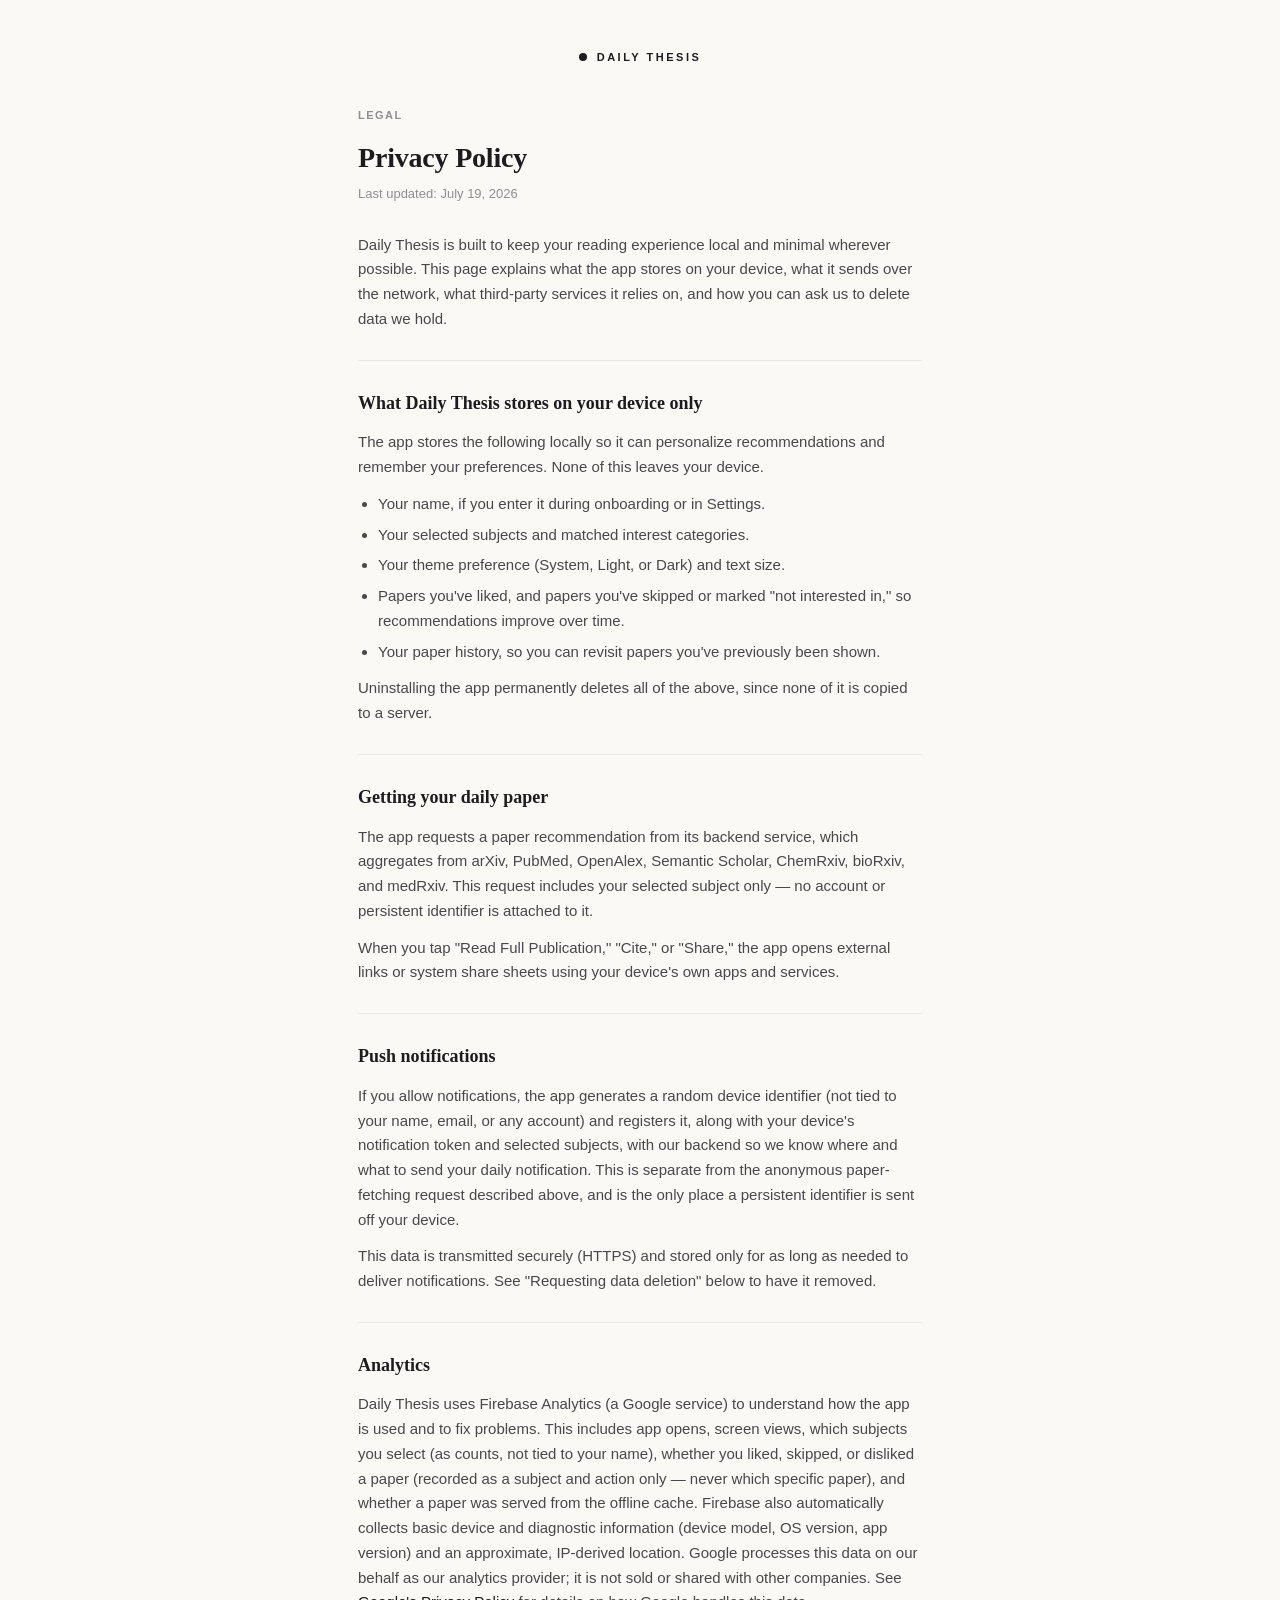
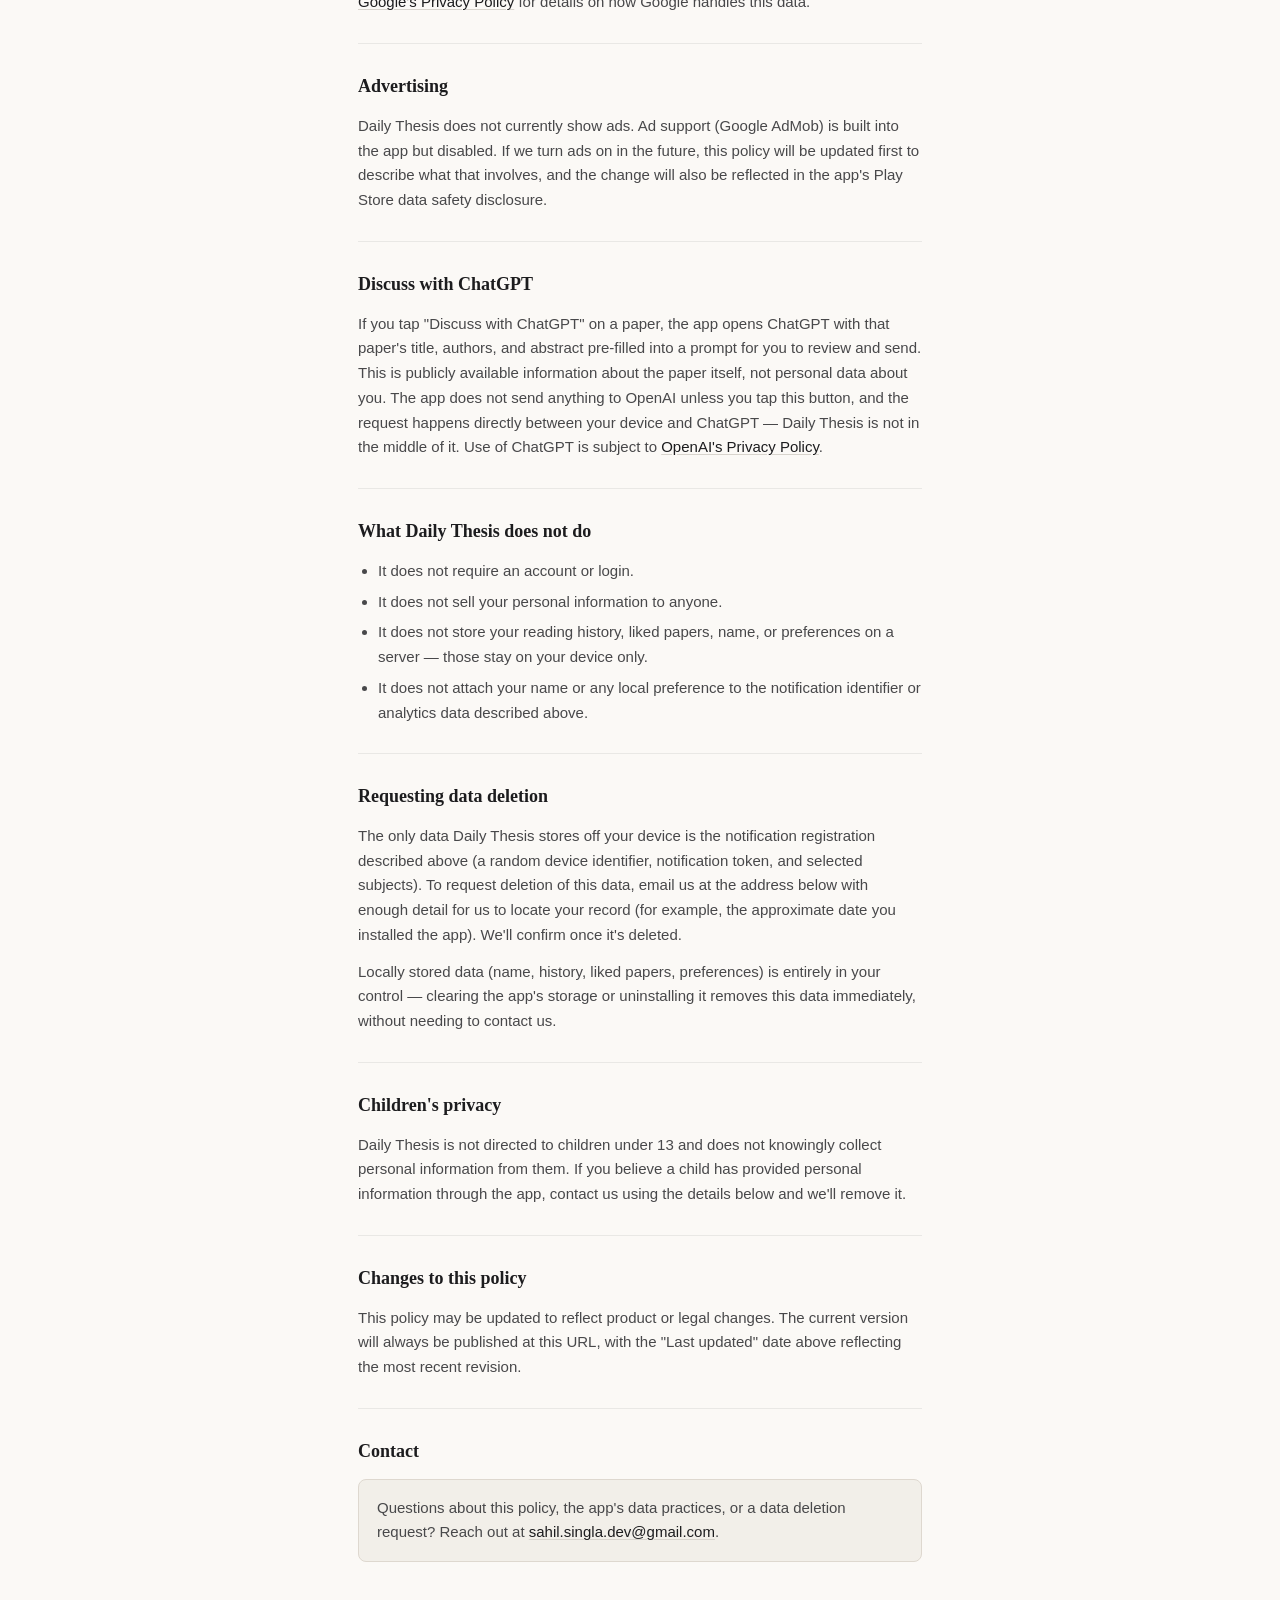
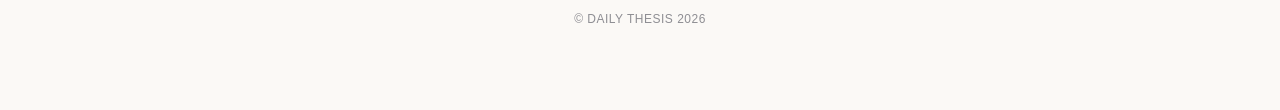
<file: privacy-policy.html>
<!doctype html>
<html lang="en">
  <head>
    <meta charset="utf-8" />
    <meta name="viewport" content="width=device-width, initial-scale=1" />
    <meta name="color-scheme" content="light dark" />
    <title>Daily Thesis — Privacy Policy</title>
    <style>
      :root {
        --bg: #fbf9f6;
        --surface: #f2efe9;
        --text: #1c1c1e;
        --text-secondary: #48484a;
        --text-tertiary: #8e8e93;
        --border: #d8d4cd;
        --border-soft: rgba(28, 28, 30, 0.08);
        --button-primary-bg: #1c1c1e;
        --button-primary-text: #ffffff;
        --button-secondary-bg: #f2efe9;
        --button-secondary-border: #ded8cf;
      }

      @media (prefers-color-scheme: dark) {
        :root {
          --bg: #0f1115;
          --surface: #1a1f27;
          --text: #f4f5f7;
          --text-secondary: #c0c5cf;
          --text-tertiary: #8d93a0;
          --border: #333945;
          --border-soft: rgba(244, 245, 247, 0.08);
          --button-primary-bg: #f4f5f7;
          --button-primary-text: #0f1115;
          --button-secondary-bg: #1a1f27;
          --button-secondary-border: #333945;
        }
      }

      * {
        box-sizing: border-box;
      }

      html,
      body {
        margin: 0;
        padding: 0;
        background: var(--bg);
      }

      body {
        font-family:
          -apple-system, BlinkMacSystemFont, "Segoe UI", Roboto, Helvetica,
          Arial, sans-serif;
        color: var(--text-secondary);
        line-height: 1.65;
      }

      .wrap {
        max-width: 620px;
        margin: 0 auto;
        padding: 48px 28px 80px;
      }

      /* ── App-style header: dot + letter-spaced wordmark ─────────────── */
      .brand {
        display: flex;
        align-items: center;
        justify-content: center;
        gap: 10px;
        margin-bottom: 40px;
      }

      .brand .dot {
        width: 8px;
        height: 8px;
        border-radius: 50%;
        background: var(--text);
      }

      .brand .wordmark {
        font-weight: 700;
        font-size: 11px;
        letter-spacing: 2.5px;
        color: var(--text);
        text-transform: uppercase;
      }

      /* ── Eyebrow label, matches "TODAY'S INSIGHT" style in-app ──────── */
      .eyebrow {
        font-size: 11px;
        font-weight: 700;
        letter-spacing: 1.5px;
        color: var(--text-tertiary);
        text-transform: uppercase;
        margin: 0 0 16px;
      }

      h1 {
        font-family: Georgia, "Times New Roman", serif;
        font-weight: 700;
        font-size: 28px;
        line-height: 1.25;
        color: var(--text);
        margin: 0 0 8px;
        letter-spacing: -0.2px;
      }

      .updated {
        font-size: 13px;
        color: var(--text-tertiary);
        margin: 0 0 28px;
      }

      hr {
        border: none;
        border-top: 0.75px solid var(--border-soft);
        margin: 28px 0;
      }

      h2 {
        font-family: Georgia, "Times New Roman", serif;
        font-weight: 700;
        font-size: 18px;
        color: var(--text);
        margin: 0 0 12px;
      }

      p {
        font-size: 15px;
        color: var(--text-secondary);
        margin: 0 0 12px;
      }

      p:last-child {
        margin-bottom: 0;
      }

      ul {
        margin: 0 0 12px;
        padding-left: 20px;
      }

      ul:last-child {
        margin-bottom: 0;
      }

      li {
        font-size: 15px;
        color: var(--text-secondary);
        margin: 6px 0;
      }

      a {
        color: var(--text);
        text-decoration: underline;
        text-decoration-color: var(--border);
        text-underline-offset: 2px;
      }

      a:hover {
        text-decoration-color: var(--text);
      }

      .contact-card {
        background: var(--button-secondary-bg);
        border: 1px solid var(--button-secondary-border);
        border-radius: 8px;
        padding: 16px 18px;
        margin-top: 8px;
      }

      .contact-card p {
        margin: 0;
      }

      .footer {
        margin-top: 48px;
        text-align: center;
        font-size: 12px;
        letter-spacing: 0.5px;
        color: var(--text-tertiary);
        text-transform: uppercase;
      }

      @media (max-width: 480px) {
        .wrap {
          padding: 36px 20px 60px;
        }
      }
    </style>
  </head>
  <body>
    <main class="wrap">
      <div class="brand">
        <span class="dot"></span>
        <span class="wordmark">Daily Thesis</span>
      </div>

      <p class="eyebrow">Legal</p>
      <h1>Privacy Policy</h1>
      <p class="updated">Last updated: July 19, 2026</p>

      <p>
        Daily Thesis is built to keep your reading experience local and
        minimal wherever possible. This page explains what the app stores on
        your device, what it sends over the network, what third-party
        services it relies on, and how you can ask us to delete data we hold.
      </p>

      <hr />

      <h2>What Daily Thesis stores on your device only</h2>
      <p>
        The app stores the following locally so it can personalize
        recommendations and remember your preferences. None of this leaves
        your device.
      </p>
      <ul>
        <li>Your name, if you enter it during onboarding or in Settings.</li>
        <li>Your selected subjects and matched interest categories.</li>
        <li>Your theme preference (System, Light, or Dark) and text size.</li>
        <li>
          Papers you've liked, and papers you've skipped or marked "not
          interested in," so recommendations improve over time.
        </li>
        <li>
          Your paper history, so you can revisit papers you've previously
          been shown.
        </li>
      </ul>
      <p>
        Uninstalling the app permanently deletes all of the above, since none
        of it is copied to a server.
      </p>

      <hr />

      <h2>Getting your daily paper</h2>
      <p>
        The app requests a paper recommendation from its backend service,
        which aggregates from arXiv, PubMed, OpenAlex, Semantic Scholar,
        ChemRxiv, bioRxiv, and medRxiv. This request includes your selected
        subject only — no account or persistent identifier is attached to
        it.
      </p>
      <p>
        When you tap "Read Full Publication," "Cite," or "Share," the app
        opens external links or system share sheets using your device's own
        apps and services.
      </p>

      <hr />

      <h2>Push notifications</h2>
      <p>
        If you allow notifications, the app generates a random device
        identifier (not tied to your name, email, or any account) and
        registers it, along with your device's notification token and
        selected subjects, with our backend so we know where and what to
        send your daily notification. This is separate from the anonymous
        paper-fetching request described above, and is the only place a
        persistent identifier is sent off your device.
      </p>
      <p>
        This data is transmitted securely (HTTPS) and stored only for as
        long as needed to deliver notifications. See "Requesting data
        deletion" below to have it removed.
      </p>

      <hr />

      <h2>Analytics</h2>
      <p>
        Daily Thesis uses Firebase Analytics (a Google service) to
        understand how the app is used and to fix problems. This includes
        app opens, screen views, which subjects you select (as counts, not
        tied to your name), whether you liked, skipped, or disliked a paper
        (recorded as a subject and action only — never which specific
        paper), and whether a paper was served from the offline cache.
        Firebase also automatically collects basic device and diagnostic
        information (device model, OS version, app version) and an
        approximate, IP-derived location. Google processes this data on our
        behalf as our analytics provider; it is not sold or shared with
        other companies. See
        <a href="https://policies.google.com/privacy" target="_blank" rel="noopener">Google's Privacy Policy</a>
        for details on how Google handles this data.
      </p>

      <hr />

      <h2>Advertising</h2>
      <p>
        Daily Thesis does not currently show ads. Ad support (Google AdMob)
        is built into the app but disabled. If we turn ads on in the future,
        this policy will be updated first to describe what that involves,
        and the change will also be reflected in the app's Play Store data
        safety disclosure.
      </p>

      <hr />

      <h2>Discuss with ChatGPT</h2>
      <p>
        If you tap "Discuss with ChatGPT" on a paper, the app opens ChatGPT
        with that paper's title, authors, and abstract pre-filled into a
        prompt for you to review and send. This is publicly available
        information about the paper itself, not personal data about you. The
        app does not send anything to OpenAI unless you tap this button, and
        the request happens directly between your device and ChatGPT — Daily
        Thesis is not in the middle of it. Use of ChatGPT is subject to
        <a href="https://openai.com/policies/privacy-policy" target="_blank" rel="noopener">OpenAI's Privacy Policy</a>.
      </p>

      <hr />

      <h2>What Daily Thesis does not do</h2>
      <ul>
        <li>It does not require an account or login.</li>
        <li>It does not sell your personal information to anyone.</li>
        <li>
          It does not store your reading history, liked papers, name, or
          preferences on a server — those stay on your device only.
        </li>
        <li>
          It does not attach your name or any local preference to the
          notification identifier or analytics data described above.
        </li>
      </ul>

      <hr />

      <h2>Requesting data deletion</h2>
      <p>
        The only data Daily Thesis stores off your device is the
        notification registration described above (a random device
        identifier, notification token, and selected subjects). To request
        deletion of this data, email us at the address below with enough
        detail for us to locate your record (for example, the approximate
        date you installed the app). We'll confirm once it's deleted.
      </p>
      <p>
        Locally stored data (name, history, liked papers, preferences) is
        entirely in your control — clearing the app's storage or
        uninstalling it removes this data immediately, without needing to
        contact us.
      </p>

      <hr />

      <h2>Children's privacy</h2>
      <p>
        Daily Thesis is not directed to children under 13 and does not
        knowingly collect personal information from them. If you believe a
        child has provided personal information through the app, contact us
        using the details below and we'll remove it.
      </p>

      <hr />

      <h2>Changes to this policy</h2>
      <p>
        This policy may be updated to reflect product or legal changes. The
        current version will always be published at this URL, with the "Last
        updated" date above reflecting the most recent revision.
      </p>

      <hr />

      <h2>Contact</h2>
      <div class="contact-card">
        <p>
          Questions about this policy, the app's data practices, or a data
          deletion request? Reach out at
          <a href="mailto:sahil.singla.dev@gmail.com">sahil.singla.dev@gmail.com</a>.
        </p>
      </div>

      <p class="footer">© Daily Thesis 2026</p>
    </main>
  </body>
</html>
</file>
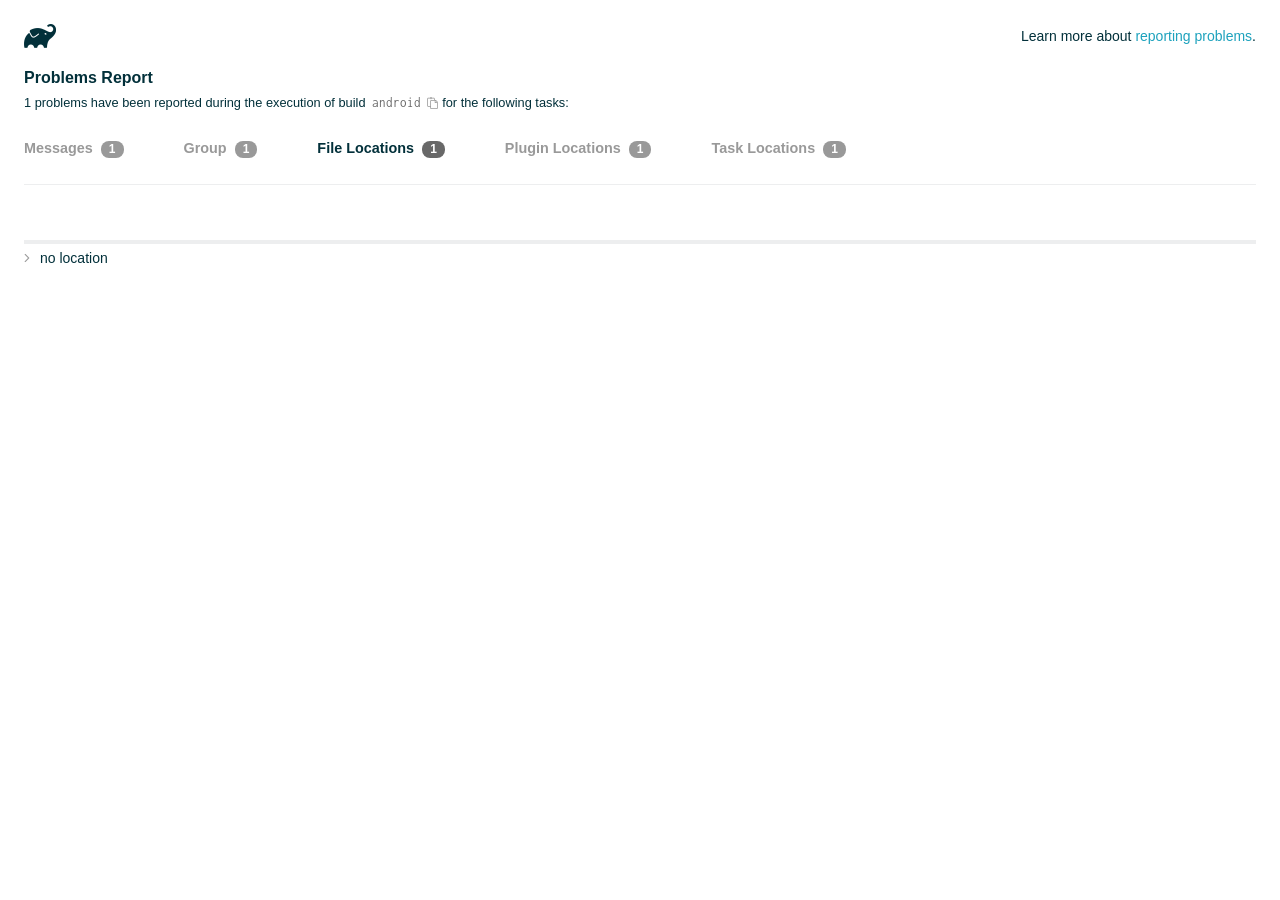
<file: android/build/reports/problems/problems-report.html>
<!DOCTYPE html>

<html lang="en">
<head>
    <!-- Required meta tags -->
    <meta charset="utf-8">
    <meta name="viewport" content="width=device-width, initial-scale=1, shrink-to-fit=no">

                    <style type="text/css">
                /*! normalize.css v7.0.0 | MIT License | github.com/necolas/normalize.css */
html {
    line-height: 1.15;
    -ms-text-size-adjust: 100%;
    -webkit-text-size-adjust: 100%
}

body {
    margin: 0
}

article, aside, footer, header, nav, section {
    display: block
}

h1 {
    font-size: 2em;
    margin: .67em 0
}

figcaption, figure, main {
    display: block
}

figure {
    margin: 1em 40px
}

hr {
    box-sizing: content-box;
    height: 0;
    overflow: visible
}

pre {
    font-family: monospace, monospace;
    font-size: 1em
}

a {
    background-color: transparent;
    -webkit-text-decoration-skip: objects
}

abbr[title] {
    border-bottom: none;
    text-decoration: underline;
    text-decoration: underline dotted
}

b, strong {
    font-weight: inherit
}

b, strong {
    font-weight: bolder
}

code, kbd, samp {
    font-family: monospace, monospace;
    font-size: 1em
}

dfn {
    font-style: italic
}

mark {
    background-color: #ff0;
    color: #000
}

small {
    font-size: 80%
}

sub, sup {
    font-size: 75%;
    line-height: 0;
    position: relative;
    vertical-align: baseline
}

sub {
    bottom: -.25em
}

sup {
    top: -.5em
}

audio, video {
    display: inline-block
}

audio:not([controls]) {
    display: none;
    height: 0
}

img {
    border-style: none
}

svg:not(:root) {
    overflow: hidden
}

button, input, optgroup, select, textarea {
    font-family: sans-serif;
    font-size: 100%;
    line-height: 1.15;
    margin: 0
}

button, input {
    overflow: visible
}

button, select {
    text-transform: none
}

[type=reset], [type=submit], button, html [type=button] {
    -webkit-appearance: button
}

[type=button]::-moz-focus-inner, [type=reset]::-moz-focus-inner, [type=submit]::-moz-focus-inner, button::-moz-focus-inner {
    border-style: none;
    padding: 0
}

[type=button]:-moz-focusring, [type=reset]:-moz-focusring, [type=submit]:-moz-focusring, button:-moz-focusring {
    outline: 1px dotted ButtonText
}

fieldset {
    padding: .35em .75em .625em
}

legend {
    box-sizing: border-box;
    color: inherit;
    display: table;
    max-width: 100%;
    padding: 0;
    white-space: normal
}

progress {
    display: inline-block;
    vertical-align: baseline
}

textarea {
    overflow: auto
}

[type=checkbox], [type=radio] {
    box-sizing: border-box;
    padding: 0
}

[type=number]::-webkit-inner-spin-button, [type=number]::-webkit-outer-spin-button {
    height: auto
}

[type=search] {
    -webkit-appearance: textfield;
    outline-offset: -2px
}

[type=search]::-webkit-search-cancel-button, [type=search]::-webkit-search-decoration {
    -webkit-appearance: none
}

::-webkit-file-upload-button {
    -webkit-appearance: button;
    font: inherit
}

details, menu {
    display: block
}

summary {
    display: list-item
}

canvas {
    display: inline-block
}

template {
    display: none
}

[hidden] {
    display: none
}

/* configuration cache styles */

.report-wrapper {
    margin: 0;
    padding: 0 24px;
}

.gradle-logo {
    width: 32px;
    height: 24px;
    background-image: url("[data-uri]");
    background-size: contain;
}

.header {
    display: flex;
    flex-wrap: wrap;
    position: fixed;
    top: 0;
    left: 0;
    width: 100%;
    padding: 24px 24px 0 24px;
    background-color: white;
    z-index: 1;
}

.learn-more {
    margin-left: auto;
    align-self: center;
    font-size: 0.875rem;
    font-weight: normal;
}

.title {
    display: flex;
    align-items: center;
    padding: 18px 0 24px 0;
    flex: 1 0 100%;
}

.content {
    font-size: 0.875rem;
    padding: 240px 0 48px;
    overflow-x: auto;
    white-space: nowrap;
}

.content ol:first-of-type {
    margin: 0;
}

.tree-btn {
    cursor: pointer;
    display: inline-block;
    width: 16px;
    height: 16px;
    background-size: contain;
    background-repeat: no-repeat;
    vertical-align: middle;
    margin-top: -0.2em;
}

.tree-btn.collapsed {
    background-image: url('data:image/svg+xml;utf8,<svg xmlns="http://www.w3.org/2000/svg" viewBox="0 0 192 512"><path d="M166.9 264.5l-117.8 116c-4.7 4.7-12.3 4.7-17 0l-7.1-7.1c-4.7-4.7-4.7-12.3 0-17L127.3 256 25.1 155.6c-4.7-4.7-4.7-12.3 0-17l7.1-7.1c4.7-4.7 12.3-4.7 17 0l117.8 116c4.6 4.7 4.6 12.3-.1 17z" fill="%23999999" stroke="%23999999"/></svg>');
}

.tree-btn.expanded {
    background-image: url('data:image/svg+xml;utf8,<svg xmlns="http://www.w3.org/2000/svg" viewBox="0 0 256 512"><path d="M119.5 326.9L3.5 209.1c-4.7-4.7-4.7-12.3 0-17l7.1-7.1c4.7-4.7 12.3-4.7 17 0L128 287.3l100.4-102.2c4.7-4.7 12.3-4.7 17 0l7.1 7.1c4.7 4.7 4.7 12.3 0 17L136.5 327c-4.7 4.6-12.3 4.6-17-.1z" fill="%23999999" stroke="%23999999"/></svg>');
}

ul .tree-btn {
    margin-right: 3px;
}

.leaf-icon {
    display: inline-block;
    width: 16px;
    height: 16px;
    background-image: url('data:image/svg+xml;utf8,<svg xmlns="http://www.w3.org/2000/svg" viewBox="0 0 256 512"><path d="M32 256 H224" stroke="%23999999" stroke-width="48" stroke-linecap="round"/></svg>');
    background-size: contain;
    background-repeat: no-repeat;
    vertical-align: middle;
    margin-top: -0.2em;
}

.invisible-text {
    user-select: all; /* Allow the text to be selectable */
    color: transparent; /* Hide the text */
    text-indent: -9999px; /* Move the text out of view */
    position: relative;
    white-space: pre; /* Preserve meaningful whitespace in the invisible text for copying */
}

.text-for-copy {
    display: inline-block;
}

.enum-icon {
    display: inline-block;
    width: 16px;
    height: 16px;
    background-image: url('data:image/svg+xml;utf8,<svg xmlns="http://www.w3.org/2000/svg" viewBox="0 0 1024 1024"><circle cx="512" cy="512" r="200" /></svg>');
    background-size: contain;
    background-repeat: no-repeat;
    vertical-align: middle;
    margin-inline-start: 0.5ex;
    margin-inline-end: 0.5ex;
    margin-top: -0.2em;
}

.error-icon {
    display: inline-block;
    width: 16px;
    height: 16px;
    background-image: url('data:image/svg+xml;utf8,<svg xmlns="http://www.w3.org/2000/svg" viewBox="0 0 320 512"><path d="M193.94 256L296.5 153.44l21.15-21.15c3.12-3.12 3.12-8.19 0-11.31l-22.63-22.63c-3.12-3.12-8.19-3.12-11.31 0L160 222.06 36.29 98.34c-3.12-3.12-8.19-3.12-11.31 0L2.34 120.97c-3.12 3.12-3.12 8.19 0 11.31L126.06 256 2.34 379.71c-3.12 3.12-3.12 8.19 0 11.31l22.63 22.63c3.12 3.12 8.19 3.12 11.31 0L160 289.94 262.56 392.5l21.15 21.15c3.12 3.12 8.19 3.12 11.31 0l22.63-22.63c3.12-3.12 3.12-8.19 0-11.31L193.94 256z" fill="%23FC461E" stroke="%23FC461E"/></svg>');
    background-size: contain;
    background-repeat: no-repeat;
    vertical-align: middle;
    margin-inline-start: 0.5ex;
    margin-inline-end: 0.5ex;
    margin-top: -0.2em;
}

.advice-icon {
    display: inline-block;
    width: 16px;
    height: 16px;
    background-image: url('data:image/svg+xml;utf8,<svg width="800px" height="800px" viewBox="-4.93 0 122.88 122.88" version="1.1" id="Layer_1" xmlns="http://www.w3.org/2000/svg" xmlns:xlink="http://www.w3.org/1999/xlink"  style="enable-background:new 0 0 113.01 122.88" xml:space="preserve"><g><path d="M44.13,102.06c-1.14,0.03-2.14-0.81-2.3-1.96c-0.17-1.2,0.64-2.31,1.82-2.54c-1.3-7.37-4.85-11.43-8.6-15.72 c-2.92-3.34-5.95-6.81-8.34-11.92c-2.35-5.03-3.64-10.23-3.6-15.63c0.05-5.4,1.42-10.96,4.4-16.71c0.02-0.04,0.04-0.07,0.06-0.11 l0,0c3.91-6.62,9.38-11.04,15.47-13.52c5.11-2.09,10.66-2.8,16.1-2.3c5.42,0.5,10.73,2.2,15.37,4.94 c5.9,3.49,10.75,8.67,13.42,15.21c1.44,3.54,2.42,7.49,2.54,11.82c0.12,4.31-0.62,8.96-2.61,13.88 c-2.66,6.59-6.18,10.68-9.47,14.51c-3.03,3.53-5.85,6.81-7.42,11.84c0.89,0.21,1.59,0.94,1.73,1.9c0.17,1.24-0.7,2.39-1.94,2.56 l-0.77,0.11c-0.14,1.09-0.23,2.26-0.27,3.51l0.25-0.04c1.24-0.17,2.39,0.7,2.56,1.94c0.17,1.24-0.7,2.39-1.94,2.56l-0.78,0.11 c0.01,0.15,0.02,0.3,0.03,0.45l0,0c0.07,0.88,0.08,1.73,0.03,2.54l0.13-0.02c1.25-0.15,2.38,0.74,2.54,1.98 c0.15,1.25-0.74,2.38-1.98,2.54l-1.68,0.21c-1.2,3.11-3.34,5.48-5.87,6.94c-1.74,1.01-3.67,1.59-5.61,1.71 c-1.97,0.12-3.96-0.25-5.78-1.13c-2.08-1.02-3.94-2.71-5.29-5.14c-0.65-0.33-1.13-0.97-1.23-1.75c-0.04-0.31-0.01-0.61,0.07-0.89 c-0.39-1.16-0.68-2.43-0.87-3.83l-0.07,0.01c-1.24,0.17-2.39-0.7-2.56-1.94c-0.17-1.24,0.7-2.39,1.94-2.56l0.54-0.08 C44.19,104.32,44.18,103.16,44.13,102.06L44.13,102.06z M2.18,58.86C1.01,58.89,0.04,57.98,0,56.81c-0.04-1.17,0.88-2.14,2.05-2.18 l8.7-0.3c1.17-0.04,2.14,0.88,2.18,2.05c0.04,1.17-0.88,2.14-2.05,2.18L2.18,58.86L2.18,58.86z M110.68,50.25 c1.16-0.12,2.2,0.73,2.32,1.89c0.12,1.16-0.73,2.2-1.89,2.32l-8.66,0.91c-1.16,0.12-2.2-0.73-2.32-1.89 c-0.12-1.16,0.73-2.2,1.89-2.32L110.68,50.25L110.68,50.25z M94.91,14.78c0.65-0.97,1.96-1.23,2.93-0.58 c0.97,0.65,1.23,1.96,0.58,2.93l-4.84,7.24c-0.65,0.97-1.96,1.23-2.93,0.58c-0.97-0.65-1.23-1.96-0.58-2.93L94.91,14.78 L94.91,14.78z M57.63,2.06c0.03-1.17,1-2.09,2.16-2.06c1.17,0.03,2.09,1,2.06,2.16l-0.22,8.7c-0.03,1.17-1,2.09-2.16,2.06 c-1.17-0.03-2.09-1-2.06-2.16L57.63,2.06L57.63,2.06z M13.88,15.53c-0.86-0.8-0.9-2.14-0.11-2.99c0.8-0.86,2.14-0.9,2.99-0.11 l6.37,5.94c0.86,0.8,0.9,2.14,0.11,2.99c-0.8,0.86-2.14,0.9-2.99,0.11L13.88,15.53L13.88,15.53z M47.88,96.95l18.49-2.63 c1.59-6.7,5.05-10.73,8.8-15.08c3.08-3.58,6.36-7.4,8.76-13.34c1.76-4.35,2.41-8.43,2.31-12.19c-0.1-3.75-0.96-7.21-2.24-10.34 c-2.3-5.63-6.51-10.11-11.65-13.15c-4.11-2.43-8.8-3.94-13.59-4.37c-4.77-0.44-9.64,0.19-14.13,2.02 c-5.26,2.15-9.99,5.97-13.39,11.72c-2.64,5.12-3.86,10.02-3.9,14.73c-0.04,4.74,1.11,9.33,3.2,13.8c2.13,4.56,4.97,7.8,7.69,10.92 C42.47,83.9,46.48,88.49,47.88,96.95L47.88,96.95z M65.62,99.02l-17.27,2.45c0.05,1.1,0.07,2.25,0.05,3.47l17.05-2.42 C65.47,101.29,65.52,100.12,65.62,99.02L65.62,99.02z M48.49,109.52c0.12,0.92,0.3,1.76,0.53,2.54l16.55-2.04 c0.11-0.86,0.13-1.77,0.05-2.74l0,0l0-0.02l-0.01-0.17L48.49,109.52L48.49,109.52z M51.37,116.36c0.64,0.67,1.35,1.19,2.1,1.55 c1.15,0.56,2.42,0.79,3.67,0.72c1.29-0.08,2.57-0.47,3.74-1.15c1.1-0.64,2.09-1.53,2.88-2.65L51.37,116.36L51.37,116.36z"/></g></svg>');
    background-size: contain;
    background-repeat: no-repeat;
    vertical-align: middle;
    margin-inline-start: 0.5ex;
    margin-inline-end: 0.5ex;
    margin-top: -0.2em;
}

.warning-icon {
    display: inline-block;
    width: 13px;
    height: 13px;
    background-image: url('data:image/svg+xml;utf8,<svg xmlns="http://www.w3.org/2000/svg" viewBox="0 0 576 512"><path d="M270.2 160h35.5c3.4 0 6.1 2.8 6 6.2l-7.5 196c-.1 3.2-2.8 5.8-6 5.8h-20.5c-3.2 0-5.9-2.5-6-5.8l-7.5-196c-.1-3.4 2.6-6.2 6-6.2zM288 388c-15.5 0-28 12.5-28 28s12.5 28 28 28 28-12.5 28-28-12.5-28-28-28zm281.5 52L329.6 24c-18.4-32-64.7-32-83.2 0L6.5 440c-18.4 31.9 4.6 72 41.6 72H528c36.8 0 60-40 41.5-72zM528 480H48c-12.3 0-20-13.3-13.9-24l240-416c6.1-10.6 21.6-10.7 27.7 0l240 416c6.2 10.6-1.5 24-13.8 24z" fill="%23DEAD22" stroke="%23DEAD22"/></svg>');
    background-size: contain;
    background-repeat: no-repeat;
    vertical-align: middle;
    margin-inline-start: 0.3ex;
    margin-inline-end: 1.1ex;
    margin-top: -0.1em;
}

.documentation-button {
    cursor: pointer;
    display: inline-block;
    width: 13px;
    height: 13px;
    background-image: url('data:image/svg+xml;utf8,<svg xmlns="http://www.w3.org/2000/svg" viewBox="0 0 512 512"><path d="M256 340c-15.464 0-28 12.536-28 28s12.536 28 28 28 28-12.536 28-28-12.536-28-28-28zm7.67-24h-16c-6.627 0-12-5.373-12-12v-.381c0-70.343 77.44-63.619 77.44-107.408 0-20.016-17.761-40.211-57.44-40.211-29.144 0-44.265 9.649-59.211 28.692-3.908 4.98-11.054 5.995-16.248 2.376l-13.134-9.15c-5.625-3.919-6.86-11.771-2.645-17.177C185.658 133.514 210.842 116 255.67 116c52.32 0 97.44 29.751 97.44 80.211 0 67.414-77.44 63.849-77.44 107.408V304c0 6.627-5.373 12-12 12zM256 40c118.621 0 216 96.075 216 216 0 119.291-96.61 216-216 216-119.244 0-216-96.562-216-216 0-119.203 96.602-216 216-216m0-32C119.043 8 8 119.083 8 256c0 136.997 111.043 248 248 248s248-111.003 248-248C504 119.083 392.957 8 256 8z" fill="%23999999" stroke="%23999999"/></svg>');
    background-size: contain;
    background-repeat: no-repeat;
    vertical-align: middle;
    margin-inline-start: 0.5ex;
    margin-inline-end: 0.5ex;
    margin-top: -0.2em;
}

.documentation-button::selection {
    color: transparent;
}

.documentation-button:hover {
    color: transparent;
}

.copy-button {
    cursor: pointer;
    display: inline-block;
    width: 12px;
    height: 12px;
    background-image: url('data:image/svg+xml;utf8,<svg xmlns="http://www.w3.org/2000/svg" viewBox="0 0 448 512"><path d="M433.941 193.941l-51.882-51.882A48 48 0 0 0 348.118 128H320V80c0-26.51-21.49-48-48-48h-66.752C198.643 13.377 180.858 0 160 0s-38.643 13.377-45.248 32H48C21.49 32 0 53.49 0 80v288c0 26.51 21.49 48 48 48h80v48c0 26.51 21.49 48 48 48h224c26.51 0 48-21.49 48-48V227.882a48 48 0 0 0-14.059-33.941zm-22.627 22.627a15.888 15.888 0 0 1 4.195 7.432H352v-63.509a15.88 15.88 0 0 1 7.431 4.195l51.883 51.882zM160 30c9.941 0 18 8.059 18 18s-8.059 18-18 18-18-8.059-18-18 8.059-18 18-18zM48 384c-8.822 0-16-7.178-16-16V80c0-8.822 7.178-16 16-16h66.752c6.605 18.623 24.389 32 45.248 32s38.643-13.377 45.248-32H272c8.822 0 16 7.178 16 16v48H176c-26.51 0-48 21.49-48 48v208H48zm352 96H176c-8.822 0-16-7.178-16-16V176c0-8.822 7.178-16 16-16h144v72c0 13.2 10.8 24 24 24h72v208c0 8.822-7.178 16-16 16z" fill="%23999999" stroke="%23999999"/></svg>');
    background-size: contain;
    background-repeat: no-repeat;
    vertical-align: middle;
    margin-inline-start: 0.5ex;
    margin-top: -0.2em;
}

.groups{
    display: flex;
    border-bottom: 1px solid #EDEEEF;
    flex: 1 0 100%;
}

.uncategorized {
    display: flex;
    border-top: 4px solid #EDEEEF;
    flex: 1 0 100%;
}

.group-selector {
    padding: 0 52px 24px 0;
    font-size: 0.9rem;
    font-weight: bold;
    color: #999999;
    cursor: pointer;
}

.group-selector__count {
    margin: 0 8px;
    border-radius: 8px;
    background-color: #999;
    color: #fff;
    padding: 1px 8px 2px;
    font-size: 0.75rem;
}

.group-selector--active {
    color: #02303A;
    cursor: auto;
}

.group-selector--active .group-selector__count {
    background-color: #686868;
}

.group-selector--disabled {
    cursor: not-allowed;
}

.accordion-header {
    cursor: pointer;
}

.container {
    padding-left: 0.5em;
    padding-right: 0.5em;
}

.stacktrace {
    border-radius: 4px;
    overflow-x: auto;
    padding: 0.5rem;
    margin-bottom: 0;
    min-width: 1000px;
}

/* Lato (bold, regular) */
@font-face {
    font-display: swap;
    font-family: Lato;
    font-weight: 500;
    font-style: normal;
    src: url("https://assets.gradle.com/lato/fonts/lato-semibold/lato-semibold.woff2") format("woff2"),
    url("https://assets.gradle.com/lato/fonts/lato-semibold/lato-semibold.woff") format("woff");
}

@font-face {
    font-display: swap;
    font-family: Lato;
    font-weight: bold;
    font-style: normal;
    src: url("https://assets.gradle.com/lato/fonts/lato-bold/lato-bold.woff2") format("woff2"),
    url("https://assets.gradle.com/lato/fonts/lato-bold/lato-bold.woff") format("woff");
}

* {
    -webkit-box-sizing: border-box;
    -moz-box-sizing: border-box;
    box-sizing: border-box;
}

html,
body {
    margin: 0;
    padding: 0;
}

html {
    font-family: "Lato", "Helvetica Neue", Arial, sans-serif;
    font-size: 16px;
    font-weight: 400;
    line-height: 1.5;
}

body {
    color: #02303A;
    background-color: #ffffff;
    -webkit-text-size-adjust: 100%;
    -ms-text-size-adjust: 100%;
    -webkit-font-smoothing: antialiased;
}


/* typography */
h1, h2, h3, h4, h5, h6 {
    color: #02303A;
    text-rendering: optimizeLegibility;
    margin: 0;
}

h1 {
    font-size: 1rem;
}

h2 {
    font-size: 0.9rem;
}

h3 {
    font-size: 1.125rem;
}

h4, h5, h6 {
    font-size: 0.875rem;
}

h1 code {
    font-weight: bold;
}

ul, ol, dl {
    list-style-position: outside;
    line-height: 1.6;
    padding: 0;
    margin: 0 0 0 20px;
    list-style-type: none;
}

li {
    line-height: 2;
}

a {
    color: #1DA2BD;
    text-decoration: none;
    transition: all 0.3s ease, visibility 0s;
}

a:hover {
    color: #35c1e4;
}

/* code */
code, pre {
    font-family: Inconsolata, Monaco, "Courier New", monospace;
    font-style: normal;
    font-variant-ligatures: normal;
    font-variant-caps: normal;
    font-variant-numeric: normal;
    font-variant-east-asian: normal;
    font-weight: normal;
    font-stretch: normal;
    color: #686868;
}

*:not(pre) > code {
    letter-spacing: 0;
    padding: 0.1em 0.5ex;
    text-rendering: optimizeSpeed;
    word-spacing: -0.15em;
    word-wrap: break-word;
}

pre {
    font-size: 0.75rem;
    line-height: 1.8;
    margin-top: 0;
    margin-bottom: 1.5em;
    padding: 1rem;
}

pre code {
    background-color: transparent;
    color: inherit;
    line-height: 1.8;
    font-size: 100%;
    padding: 0;
}

a code {
    color: #1BA8CB;
}

pre.code, pre.programlisting, pre.screen, pre.tt {
    background-color: #f7f7f8;
    border-radius: 4px;
    font-size: 1em;
    line-height: 1.45;
    margin-bottom: 1.25em;
    overflow-x: auto;
    padding: 1rem;
}

li em, p em {
    padding: 0 1px;
}

code em, tt em {
    text-decoration: none;
}

code + .copy-button {
    margin-inline-start: 0.2ex;
}

.java-exception {
    font-size: 0.75rem;
    padding-left: 24px;
}

.java-exception ul {
    margin: 0;
    line-height: inherit;
}

.java-exception code {
    white-space: pre;
}

.java-exception-part-toggle {
    user-select: none;
    cursor: pointer;
    border-radius: 2px;
    padding: 0.1em 0.2em;
    background: azure;
    color: #686868;
}

                </style>
    <!-- Inconsolata is used as a default monospace font in the report. -->
    <link rel="stylesheet" href="https://fonts.googleapis.com/css?family=Inconsolata:400,700" />

    <title>Gradle Configuration Cache</title>
</head>
<body>

<div id="playground"></div>

<div class="report" id="report">
    Loading...
</div>

<script type="text/javascript">
function configurationCacheProblems() { return (
// begin-report-data
{"diagnostics":[{"locations":[{"pluginId":"kotlin-android"}],"problem":[{"text":"Deprecated 'org.jetbrains.kotlin.android' plugin usage"}],"severity":"WARNING","problemDetails":[{"text":"The 'org.jetbrains.kotlin.android' plugin in project ':app' is no longer required for Kotlin support since AGP 9.0."}],"contextualLabel":"Deprecated 'org.jetbrains.kotlin.android' plugin usage","documentationLink":"https://kotl.in/gradle/agp-built-in-kotlin","problemId":[{"name":"kgp:deprecation","displayName":"Kotlin Gradle Plugin Deprecation"},{"name":"kotlin","displayName":"Kotlin"},{"name":"deprecated-kotlin-android-plugin","displayName":"Deprecated 'org.jetbrains.kotlin.android' plugin usage"}],"solutions":[[{"text":"Remove both `android.builtInKotlin=true` and `android.newDsl=false` from `gradle.properties`, then migrate to built-in Kotlin."}]]}],"problemsReport":{"totalProblemCount":1,"buildName":"android","requestedTasks":"","documentationLink":"https://docs.gradle.org/9.1.0/userguide/reporting_problems.html","documentationLinkCaption":"Problem report","summaries":[]}}
// end-report-data
);}
</script>
                <script type="text/javascript">
                !function(n,t){"object"==typeof exports&&"object"==typeof module?module.exports=t():"function"==typeof define&&define.amd?define([],t):"object"==typeof exports?exports["configuration-cache-report"]=t():n["configuration-cache-report"]=t()}(this,(()=>(({70:function(){void 0===ArrayBuffer.isView&&(ArrayBuffer.isView=function(n){return null!=n&&null!=n.__proto__&&n.__proto__.__proto__===Int8Array.prototype.__proto__}),void 0===Math.imul&&(Math.imul=function(n,t){return(4294901760&n)*(65535&t)+(65535&n)*(0|t)|0}),this["configuration-cache-report"]=function(n){"use strict";var t,r,i,e,u,o,f,s,c,a,h,l,_,v,d,g,w,b,p,m,k,q,y,B,C,x,j,P,I,S,z,T,E,L,N,A,M,F,D,O,R,H,$,G,U,V,Q,Z,Y,W,K,X,J,nn,tn,rn,en,un,on,fn,sn,cn,an,hn,ln,_n,vn,dn,gn,wn,bn,pn,mn,kn,qn,yn,Bn,Cn,xn,jn,Pn,In,Sn,zn,Tn,En,Ln,Nn,An,Mn=Math.imul,Fn=ArrayBuffer.isView;function Dn(n,t){if(!(t>=0))throw _u(ce("Requested element count "+t+" is less than zero."));return function(n,t){if(!(t>=0))throw _u(ce("Requested element count "+t+" is less than zero."));if(0===t)return Ct();if(t>=n.length)return function(n){switch(n.length){case 0:return Ct();case 1:return qr(n[0]);default:return function(n){return Hr(function(n){return new It(n,!1)}(n))}(n)}}(n);if(1===t)return qr(n[0]);var r=0,i=Rr(),e=0,u=n.length;n:for(;e<u;){var o=n[e];if(e=e+1|0,i.d(o),(r=r+1|0)===t)break n}return i}(n,rt(n.length-t|0,0))}function On(n,t,r,i,e,u,o){return t=t===A?", ":t,r=r===A?"":r,i=i===A?"":i,e=e===A?-1:e,u=u===A?"...":u,o=o===A?null:o,function(n,t,r,i,e,u,o,f){r=r===A?", ":r,i=i===A?"":i,e=e===A?"":e,u=u===A?-1:u,o=o===A?"...":o,f=f===A?null:f,t.e(i);var s=0,c=0,a=n.length;n:for(;c<a;){var h=n[c];if(c=c+1|0,(s=s+1|0)>1&&t.e(r),!(u<0||s<=u))break n;Jt(t,h,f)}return u>=0&&s>u&&t.e(o),t.e(e),t}(n,Bi(),t,r,i,e,u,o).toString()}function Rn(n){return n.length-1|0}function Hn(n,t){if(null==t){var r=0,i=n.length-1|0;if(r<=i)do{var e=r;if(r=r+1|0,null==n[e])return e}while(r<=i)}else{var u=0,o=n.length-1|0;if(u<=o)do{var f=u;if(u=u+1|0,le(t,n[f]))return f}while(u<=o)}return-1}function $n(n,t,r,i,e,u,o){return t=t===A?", ":t,r=r===A?"":r,i=i===A?"":i,e=e===A?-1:e,u=u===A?"...":u,o=o===A?null:o,Gn(n,Bi(),t,r,i,e,u,o).toString()}function Gn(n,t,r,i,e,u,o,f){r=r===A?", ":r,i=i===A?"":i,e=e===A?"":e,u=u===A?-1:u,o=o===A?"...":o,f=f===A?null:f,t.e(i);var s=0,c=n.f();n:for(;c.g();){var a=c.h();if((s=s+1|0)>1&&t.e(r),!(u<0||s<=u))break n;Jt(t,a,f)}return u>=0&&s>u&&t.e(o),t.e(e),t}function Un(n){if(n.i())throw xu("List is empty.");return n.j(0)}function Vn(n){return new tt(n)}function Qn(n){if(Ke(n,Di)){var t;switch(n.k()){case 0:t=Ct();break;case 1:t=qr(Ke(n,Fi)?n.j(0):n.f().h());break;default:t=Zn(n)}return t}return xt(Xn(n))}function Zn(n){return Hr(n)}function Yn(n){if(Ke(n,Di)&&n.k()<=1)return Qn(n);var t=Xn(n);return function(n){var t=(n.k()/2|0)-1|0;if(t<0)return br();var r=jt(n),i=0;if(i<=t)do{var e=i;i=i+1|0;var u=n.j(e);n.f4(e,n.j(r)),n.f4(r,u),r=r-1|0}while(e!==t)}(t),t}function Wn(n,t){if(!(t>=0))throw _u(ce("Requested element count "+t+" is less than zero."));return function(n,t){if(!(t>=0))throw _u(ce("Requested element count "+t+" is less than zero."));if(0===t)return Ct();if(Ke(n,Di)){if(t>=n.k())return Qn(n);if(1===t)return qr(function(n){if(Ke(n,Fi))return Un(n);var t=n.f();if(!t.g())throw xu("Collection is empty.");return t.h()}(n))}var r=0,i=Rr(),e=n.f();n:for(;e.g();){var u=e.h();if(i.d(u),(r=r+1|0)===t)break n}return xt(i)}(n,rt(n.k()-t|0,0))}function Kn(n,t){if(!(t>=0))throw _u(ce("Requested element count "+t+" is less than zero."));if(0===t)return Ct();var r=n.k();if(t>=r)return Qn(n);if(1===t)return qr(Jn(n));var i=Rr();if(Ke(n,bi)){var e=r-t|0;if(e<r)do{var u=e;e=e+1|0,i.d(n.j(u))}while(e<r)}else for(var o=n.l(r-t|0);o.g();){var f=o.h();i.d(f)}return i}function Xn(n){return Ke(n,Di)?Zn(n):nt(n,Or())}function Jn(n){if(n.i())throw xu("List is empty.");return n.j(jt(n))}function nt(n,t){for(var r=n.f();r.g();){var i=r.h();t.d(i)}return t}function tt(n){this.n_1=n}function rt(n,t){return n<t?t:n}function it(n,t){return n>t?t:n}function et(n,t){return Kt().q(n,t,-1)}function ut(n,t){return new Ft(n,t)}function ot(n){var t=n.f();if(!t.g())return Ct();var r=t.h();if(!t.g())return qr(r);var i=Or();for(i.d(r);t.g();)i.d(t.h());return i}function ft(n){this.r_1=n}function st(n,t){this.s_1=n,this.t_1=t}function ct(){}function at(n){this.x_1=n,this.w_1=0}function ht(n,t){this.a1_1=n,at.call(this,n),_t().b1(t,this.a1_1.k()),this.w_1=t}function lt(){t=this}function _t(){return null==t&&new lt,t}function vt(){_t(),ct.call(this)}function dt(n){this.h1_1=n}function gt(n,t){return t===n?"(this Map)":Vi(t)}function wt(n,t){var r;n:{for(var i=n.o().f();i.g();){var e=i.h();if(le(e.j1(),t)){r=e;break n}}r=null}return r}function bt(){r=this}function pt(){return null==r&&new bt,r}function mt(n){this.q1_1=n,ct.call(this)}function kt(){pt(),this.n1_1=null,this.o1_1=null}function qt(){i=this}function yt(){return null==i&&new qt,i}function Bt(n){return n.length>0?ou(n):Ct()}function Ct(){return null==e&&new Pt,e}function xt(n){switch(n.k()){case 0:return Ct();case 1:return qr(n.j(0));default:return n}}function jt(n){return n.k()-1|0}function Pt(){e=this,this.z1_1=new ke(-1478467534,-1720727600)}function It(n,t){this.b2_1=n,this.c2_1=t}function St(){u=this}function zt(){return null==u&&new St,u}function Tt(n,t){return Ke(n,Di)?n.k():t}function Et(n,t){if(Ke(t,Di))return n.m(t);for(var r=!1,i=t.f();i.g();){var e=i.h();n.d(e)&&(r=!0)}return r}function Lt(){}function Nt(n,t){this.h2_1=n,this.g2_1=n.i2_1.l(function(n,t){if(!(0<=t&&t<=n.k()))throw du("Position index "+t+" must be in range ["+Ve(0,n.k())+"].");return n.k()-t|0}(n,t))}function At(n){vt.call(this),this.i2_1=n}function Mt(n){this.k2_1=n,this.j2_1=n.l2_1.f()}function Ft(n,t){this.l2_1=n,this.m2_1=t}function Dt(n){for(;n.n2_1.g();){var t=n.n2_1.h();if(n.q2_1.t2_1(t)===n.q2_1.s2_1)return n.p2_1=t,n.o2_1=1,br()}n.o2_1=0}function Ot(n){this.q2_1=n,this.n2_1=n.r2_1.f(),this.o2_1=-1,this.p2_1=null}function Rt(n,t,r){t=t===A||t,this.r2_1=n,this.s2_1=t,this.t2_1=r}function Ht(){return null==o&&new $t,o}function $t(){o=this,this.u2_1=new ke(1993859828,793161749)}function Gt(n,t,r){return Ut(Ut(n,r)-Ut(t,r)|0,r)}function Ut(n,t){var r=n%t|0;return r>=0?r:r+t|0}function Vt(){f=this,this.p_1=new Zt(1,0)}function Qt(){return null==f&&new Vt,f}function Zt(n,t){Qt(),Xt.call(this,n,t,1)}function Yt(n,t,r){Lt.call(this),this.d3_1=r,this.e3_1=t,this.f3_1=this.d3_1>0?n<=t:n>=t,this.g3_1=this.f3_1?n:this.e3_1}function Wt(){s=this}function Kt(){return null==s&&new Wt,s}function Xt(n,t,r){if(Kt(),0===r)throw _u("Step must be non-zero.");if(r===mr().MIN_VALUE)throw _u("Step must be greater than Int.MIN_VALUE to avoid overflow on negation.");this.z2_1=n,this.a3_1=function(n,t,r){var i;if(r>0)i=n>=t?t:t-Gt(t,n,r)|0;else{if(!(r<0))throw _u("Step is zero.");i=n<=t?t:t+Gt(n,t,0|-r)|0}return i}(n,t,r),this.b3_1=r}function Jt(n,t,r){null!=r?n.e(r(t)):null==t||nu(t)?n.e(t):t instanceof Mi?n.i3(t.h3_1):n.e(Vi(t))}function nr(n,t,r){if(n===t)return!0;if(!(r=r!==A&&r))return!1;var i=xi(n),e=xi(t);return i===e||le(new Mi(ne(Li(i).toLowerCase(),0)),new Mi(ne(Li(e).toLowerCase(),0)))}function tr(n){return re(n)-1|0}function rr(n,t,r,i){return r=r===A?0:r,(i=i!==A&&i)||"string"!=typeof n?ir(n,t,r,re(n),i):n.indexOf(t,r)}function ir(n,t,r,i,e,u){var o=(u=u!==A&&u)?et(it(r,tr(n)),rt(i,0)):Ve(rt(r,0),it(i,re(n)));if("string"==typeof n&&"string"==typeof t){var f=o.z2_1,s=o.a3_1,c=o.b3_1;if(c>0&&f<=s||c<0&&s<=f)do{var a=f;if(f=f+c|0,Ti(t,0,n,a,re(t),e))return a}while(a!==s)}else{var h=o.z2_1,l=o.a3_1,_=o.b3_1;if(_>0&&h<=l||_<0&&l<=h)do{var v=h;if(h=h+_|0,fr(t,0,n,v,re(t),e))return v}while(v!==l)}return-1}function er(n){var t=0,r=re(n)-1|0,i=!1;n:for(;t<=r;){var e=ji(ne(n,i?r:t));if(i){if(!e)break n;r=r-1|0}else e?t=t+1|0:i=!0}return ie(n,t,r+1|0)}function ur(n,t){return ce(ie(n,t.y2(),t.c3()+1|0))}function or(n,t,r,i,e){r=r===A?0:r,i=i!==A&&i,sr(e=e===A?0:e);var u,o,f=ou(t);return new hr(n,r,e,(u=f,o=i,function(n,t){var r=function(n,t,r,i){if(!i&&1===t.k()){var e=function(n){if(Ke(n,Fi))return function(n){var t;switch(n.k()){case 0:throw xu("List is empty.");case 1:t=n.j(0);break;default:throw _u("List has more than one element.")}return t}(n);var t=n.f();if(!t.g())throw xu("Collection is empty.");var r=t.h();if(t.g())throw _u("Collection has more than one element.");return r}(t),u=rr(n,e,r);return u<0?null:_r(u,e)}var o=Ve(rt(r,0),re(n));if("string"==typeof n){var f=o.z2_1,s=o.a3_1,c=o.b3_1;if(c>0&&f<=s||c<0&&s<=f)do{var a,h=f;f=f+c|0;n:{for(var l=t.f();l.g();){var _=l.h();if(Ti(_,0,n,h,_.length,i)){a=_;break n}}a=null}if(null!=a)return _r(h,a)}while(h!==s)}else{var v=o.z2_1,d=o.a3_1,g=o.b3_1;if(g>0&&v<=d||g<0&&d<=v)do{var w,b=v;v=v+g|0;n:{for(var p=t.f();p.g();){var m=p.h();if(fr(m,0,n,b,m.length,i)){w=m;break n}}w=null}if(null!=w)return _r(b,w)}while(b!==d)}return null}(n,u,t,o);return null==r?null:_r(r.t3_1,r.u3_1.length)}))}function fr(n,t,r,i,e,u){if(i<0||t<0||t>(re(n)-e|0)||i>(re(r)-e|0))return!1;var o=0;if(o<e)do{var f=o;if(o=o+1|0,!nr(ne(n,t+f|0),ne(r,i+f|0),u))return!1}while(o<e);return!0}function sr(n){if(!(n>=0))throw _u(ce("Limit must be non-negative, but was "+n))}function cr(n){if(n.l3_1<0)n.j3_1=0,n.m3_1=null;else{var t;if(n.o3_1.r3_1>0?(n.n3_1=n.n3_1+1|0,t=n.n3_1>=n.o3_1.r3_1):t=!1,t||n.l3_1>re(n.o3_1.p3_1))n.m3_1=Ve(n.k3_1,tr(n.o3_1.p3_1)),n.l3_1=-1;else{var r=n.o3_1.s3_1(n.o3_1.p3_1,n.l3_1);if(null==r)n.m3_1=Ve(n.k3_1,tr(n.o3_1.p3_1)),n.l3_1=-1;else{var i=r.v3(),e=r.w3();n.m3_1=function(n,t){return t<=mr().MIN_VALUE?Qt().p_1:Ve(n,t-1|0)}(n.k3_1,i),n.k3_1=i+e|0,n.l3_1=n.k3_1+(0===e?1:0)|0}}n.j3_1=1}}function ar(n){this.o3_1=n,this.j3_1=-1,this.k3_1=function(n,t,r){if(0>r)throw _u("Cannot coerce value to an empty range: maximum "+r+" is less than minimum 0.");return n<0?0:n>r?r:n}(n.q3_1,0,re(n.p3_1)),this.l3_1=this.k3_1,this.m3_1=null,this.n3_1=0}function hr(n,t,r,i){this.p3_1=n,this.q3_1=t,this.r3_1=r,this.s3_1=i}function lr(n,t){this.t3_1=n,this.u3_1=t}function _r(n,t){return new lr(n,t)}function vr(){}function dr(){}function gr(){}function wr(){c=this}function br(){return null==c&&new wr,c}function pr(){a=this,this.MIN_VALUE=-2147483648,this.MAX_VALUE=2147483647,this.SIZE_BYTES=4,this.SIZE_BITS=32}function mr(){return null==a&&new pr,a}function kr(n){for(var t=[],r=n.f();r.g();)t.push(r.h());return t}function qr(n){return 0===(t=[n]).length?Or():Hr(new It(t,!0));var t}function yr(n){return n<0&&function(){throw Pu("Index overflow has happened.")}(),n}function Br(n){return void 0!==n.toArray?n.toArray():kr(n)}function Cr(n){return function(n,t){for(var r=0,i=n.length;r<i;){var e=n[r];r=r+1|0,t.d(e)}return t}(t=[n],(r=t.length,i=de(ve(ni)),function(n,t,r){Mr.call(r),ni.call(r),r.y5_1=function(n){return Kr(n,0,de(ve(Xr)))}(n)}(r,0,i),i));var t,r,i}function xr(){ct.call(this)}function jr(n){this.j4_1=n,this.h4_1=0,this.i4_1=-1}function Pr(n,t){this.n4_1=n,jr.call(this,n),_t().b1(t,this.n4_1.k()),this.h4_1=t}function Ir(){xr.call(this),this.o4_1=0}function Sr(n){this.r4_1=n}function zr(n){this.s4_1=n}function Tr(n,t){this.t4_1=n,this.u4_1=t}function Er(){Mr.call(this)}function Lr(n){this.x4_1=n,Mr.call(this)}function Nr(n){this.e5_1=n,xr.call(this)}function Ar(){kt.call(this),this.c5_1=null,this.d5_1=null}function Mr(){xr.call(this)}function Fr(){h=this;var n=Rr();n.c_1=!0,this.i5_1=n}function Dr(){return null==h&&new Fr,h}function Or(){return n=de(ve(Gr)),t=[],Gr.call(n,t),n;var n,t}function Rr(n){return t=de(ve(Gr)),r=[],Gr.call(t,r),t;var t,r}function Hr(n){return function(n,t){var r;return r=Br(n),Gr.call(t,r),t}(n,de(ve(Gr)))}function $r(n,t){return _t().e1(t,n.k()),t}function Gr(n){Dr(),Ir.call(this),this.b_1=n,this.c_1=!1}function Ur(n,t,r,i,e){if(r===i)return n;var u=(r+i|0)/2|0,o=Ur(n,t,r,u,e),f=Ur(n,t,u+1|0,i,e),s=o===t?n:t,c=r,a=u+1|0,h=r;if(h<=i)do{var l=h;if(h=h+1|0,c<=u&&a<=i){var _=o[c],v=f[a];e.compare(_,v)<=0?(s[l]=_,c=c+1|0):(s[l]=v,a=a+1|0)}else c<=u?(s[l]=o[c],c=c+1|0):(s[l]=f[a],a=a+1|0)}while(l!==i);return s}function Vr(n,t){return(3&n)-(3&t)|0}function Qr(){_=this}function Zr(n){this.n5_1=n,Er.call(this)}function Yr(n){return function(n,t){Ar.call(t),Xr.call(t),t.t5_1=n,t.u5_1=n.w5()}(new ui((null==_&&new Qr,_)),n),n}function Wr(){return Yr(de(ve(Xr)))}function Kr(n,t,r){if(Yr(r),!(n>=0))throw _u(ce("Negative initial capacity: "+n));if(!(t>=0))throw _u(ce("Non-positive load factor: "+t));return r}function Xr(){this.v5_1=null}function Jr(n,t){return Mr.call(t),ni.call(t),t.y5_1=n,t}function ni(){}function ti(n,t){var r=ii(n,n.h6_1.m5(t));if(null==r)return null;var i=r;if(null!=i&&Xe(i))return ri(i,n,t);var e=i;return n.h6_1.l5(e.j1(),t)?e:null}function ri(n,t,r){var i;n:{for(var e=0,u=n.length;e<u;){var o=n[e];if(e=e+1|0,t.h6_1.l5(o.j1(),r)){i=o;break n}}i=null}return i}function ii(n,t){var r=n.i6_1[t];return void 0===r?null:r}function ei(n){this.g6_1=n,this.z5_1=-1,this.a6_1=Object.keys(n.i6_1),this.b6_1=-1,this.c6_1=null,this.d6_1=!1,this.e6_1=-1,this.f6_1=null}function ui(n){this.h6_1=n,this.i6_1=this.k6(),this.j6_1=0}function oi(){}function fi(n){this.n6_1=n,this.l6_1=null,this.m6_1=null,this.m6_1=this.n6_1.y6_1.v6_1}function si(){v=this;var n,t=(_i(0,0,n=de(ve(vi))),n);t.x6_1=!0,this.e7_1=t}function ci(){return null==v&&new si,v}function ai(n,t,r){this.d7_1=n,Tr.call(this,t,r),this.b7_1=null,this.c7_1=null}function hi(n){this.y6_1=n,Er.call(this)}function li(){return Yr(n=de(ve(vi))),vi.call(n),n.w6_1=Wr(),n;var n}function _i(n,t,r){return Kr(n,t,r),vi.call(r),r.w6_1=Wr(),r}function vi(){ci(),this.v6_1=null,this.x6_1=!1}function di(){d=this;var n=gi(0),t=n.y5_1;(t instanceof vi?t:pe()).j5(),this.f7_1=n}function gi(n){return function(n,t){return function(n,t,r){Jr(function(n,t){return _i(n,t,de(ve(vi)))}(n,t),r),wi.call(r)}(n,0,t),t}(n,de(ve(wi)))}function wi(){null==d&&new di}function bi(){}function pi(){}function mi(n){pi.call(this),this.k7_1=n}function ki(){qi.call(this)}function qi(){pi.call(this),this.m7_1=""}function yi(){if(!w){w=!0;var n="undefined"!=typeof process&&process.versions&&!!process.versions.node;g=n?new mi(process.stdout):new ki}}function Bi(){return n=de(ve(Ci)),Ci.call(n,""),n;var n}function Ci(n){this.o7_1=void 0!==n?n:""}function xi(n){var t=Li(n).toUpperCase();return t.length>1?n:ne(t,0)}function ji(n){return function(n){return 9<=n&&n<=13||28<=n&&n<=32||160===n||n>4096&&(5760===n||8192<=n&&n<=8202||8232===n||8233===n||8239===n||8287===n||12288===n)}(n)}function Pi(){b=this,this.q7_1=new RegExp("[\\\\^$*+?.()|[\\]{}]","g"),this.r7_1=new RegExp("[\\\\$]","g"),this.s7_1=new RegExp("\\$","g")}function Ii(){return null==b&&new Pi,b}function Si(n,t){Ii(),this.v7_1=n,this.w7_1=function(n){if(Ke(n,Di)){var t;switch(n.k()){case 0:t=Ht();break;case 1:t=Cr(Ke(n,Fi)?n.j(0):n.f().h());break;default:t=nt(n,gi(n.k()))}return t}return function(n){switch(n.k()){case 0:return Ht();case 1:return Cr(n.f().h());default:return n}}(nt(n,(r=de(ve(wi)),Jr(li(),r),wi.call(r),r)));var r}(t),this.x7_1=new RegExp(n,$n(t,"","gu",A,A,A,zi)),this.y7_1=null,this.z7_1=null}function zi(n){return n.d8_1}function Ti(n,t,r,i,e,u){return fr(n,t,r,i,e,u=u!==A&&u)}function Ei(n,t){return n-t|0}function Li(n){return String.fromCharCode(n)}function Ni(){p=this,this.e8_1=0,this.f8_1=65535,this.g8_1=55296,this.h8_1=56319,this.i8_1=56320,this.j8_1=57343,this.k8_1=55296,this.l8_1=57343,this.m8_1=2,this.n8_1=16}function Ai(){return null==p&&new Ni,p}function Mi(n){Ai(),this.h3_1=n}function Fi(){}function Di(){}function Oi(){}function Ri(){}function Hi(){}function $i(){}function Gi(){m=this}function Ui(n,t){null==m&&new Gi,this.p8_1=n,this.q8_1=t}function Vi(n){var t=null==n?null:ce(n);return null==t?"null":t}function Qi(n){return new Zi(n)}function Zi(n){this.t8_1=n,this.s8_1=0}function Yi(){return Ji(),k}function Wi(){return Ji(),q}function Ki(){return Ji(),y}function Xi(){return Ji(),B}function Ji(){x||(x=!0,k=new ArrayBuffer(8),q=new Float64Array(Yi()),new Float32Array(Yi()),y=new Int32Array(Yi()),Wi()[0]=-1,B=0!==Ki()[0]?1:0,C=1-Xi()|0)}function ne(n,t){var r;if(te(n)){var i,e=n.charCodeAt(t);if(Ai(),e<0?i=!0:(Ai(),i=e>65535),i)throw _u("Invalid Char code: "+e);r=Ue(e)}else r=n.y3(t);return r}function te(n){return"string"==typeof n}function re(n){return te(n)?n.length:n.x3()}function ie(n,t,r){return te(n)?n.substring(t,r):n.z3(t,r)}function ee(n){return ce(n)}function ue(n,t){var r;switch(typeof n){case"number":r="number"==typeof t?oe(n,t):t instanceof ke?oe(n,t.w8()):fe(n,t);break;case"string":case"boolean":r=fe(n,t);break;default:r=function(n,t){return n.a4(t)}(n,t)}return r}function oe(n,t){var r;if(n<t)r=-1;else if(n>t)r=1;else if(n===t){var i;if(0!==n)i=0;else{var e=1/n;i=e===1/t?0:e<0?-1:1}r=i}else r=n!=n?t!=t?0:1:-1;return r}function fe(n,t){return n<t?-1:n>t?1:0}function se(n){if(!("kotlinHashCodeValue$"in n)){var t=4294967296*Math.random()|0,r=new Object;r.value=t,r.enumerable=!1,Object.defineProperty(n,"kotlinHashCodeValue$",r)}return n.kotlinHashCodeValue$}function ce(n){return null==n?"null":function(n){return!!Ye(n)||Fn(n)}(n)?"[...]":n.toString()}function ae(n){if(null==n)return 0;var t;switch(typeof n){case"object":t="function"==typeof n.hashCode?n.hashCode():se(n);break;case"function":t=se(n);break;case"number":t=function(n){return Ji(),(0|n)===n?Ge(n):(Wi()[0]=n,Mn(Ki()[(Ji(),C)],31)+Ki()[Xi()]|0)}(n);break;case"boolean":t=n?1:0;break;default:t=he(String(n))}return t}function he(n){var t=0,r=0,i=n.length-1|0;if(r<=i)do{var e=r;r=r+1|0;var u=n.charCodeAt(e);t=Mn(t,31)+u|0}while(e!==i);return t}function le(n,t){return null==n?null==t:null!=t&&("object"==typeof n&&"function"==typeof n.equals?n.equals(t):n!=n?t!=t:"number"==typeof n&&"number"==typeof t?n===t&&(0!==n||1/n==1/t):n===t)}function _e(n,t){null!=Error.captureStackTrace?Error.captureStackTrace(n,t):n.stack=(new Error).stack}function ve(n){return n.prototype}function de(n){return Object.create(n)}function ge(n,t,r){Error.call(n),function(n,t,r){var i=eu(Object.getPrototypeOf(n));if(!(1&i)){var e;if(null==t){var u;if(null!==t){var o=null==r?null:r.toString();u=null==o?A:o}else u=A;e=u}else e=t;n.message=e}2&i||(n.cause=r),n.name=Object.getPrototypeOf(n).constructor.name}(n,t,r)}function we(n){var t;return null==n?function(){throw Eu()}():t=n,t}function be(){throw Nu()}function pe(){throw Mu()}function me(){j=this,this.x8_1=new ke(0,-2147483648),this.y8_1=new ke(-1,2147483647),this.z8_1=8,this.a9_1=64}function ke(n,t){null==j&&new me,gr.call(this),this.u8_1=n,this.v8_1=t}function qe(){return $e(),P}function ye(){return $e(),I}function Be(){return $e(),S}function Ce(){return $e(),T}function xe(){return $e(),E}function je(n,t){if($e(),Te(n,t))return 0;var r=Ne(n),i=Ne(t);return r&&!i?-1:!r&&i?1:Ne(Ie(n,t))?-1:1}function Pe(n,t){$e();var r=n.v8_1>>>16|0,i=65535&n.v8_1,e=n.u8_1>>>16|0,u=65535&n.u8_1,o=t.v8_1>>>16|0,f=65535&t.v8_1,s=t.u8_1>>>16|0,c=0,a=0,h=0,l=0;return c=(c=c+((a=(a=a+((h=(h=h+((l=l+(u+(65535&t.u8_1)|0)|0)>>>16|0)|0)+(e+s|0)|0)>>>16|0)|0)+(i+f|0)|0)>>>16|0)|0)+(r+o|0)|0,new ke((h&=65535)<<16|(l&=65535),(c&=65535)<<16|(a&=65535))}function Ie(n,t){return $e(),Pe(n,t.e9())}function Se(n,t){if($e(),Ae(n))return qe();if(Ae(t))return qe();if(Te(n,Ce()))return Me(t)?Ce():qe();if(Te(t,Ce()))return Me(n)?Ce():qe();if(Ne(n))return Ne(t)?Se(Fe(n),Fe(t)):Fe(Se(Fe(n),t));if(Ne(t))return Fe(Se(n,Fe(t)));if(De(n,xe())&&De(t,xe()))return Oe(ze(n)*ze(t));var r=n.v8_1>>>16|0,i=65535&n.v8_1,e=n.u8_1>>>16|0,u=65535&n.u8_1,o=t.v8_1>>>16|0,f=65535&t.v8_1,s=t.u8_1>>>16|0,c=65535&t.u8_1,a=0,h=0,l=0,_=0;return l=l+((_=_+Mn(u,c)|0)>>>16|0)|0,_&=65535,h=(h=h+((l=l+Mn(e,c)|0)>>>16|0)|0)+((l=(l&=65535)+Mn(u,s)|0)>>>16|0)|0,l&=65535,a=(a=(a=a+((h=h+Mn(i,c)|0)>>>16|0)|0)+((h=(h&=65535)+Mn(e,s)|0)>>>16|0)|0)+((h=(h&=65535)+Mn(u,f)|0)>>>16|0)|0,h&=65535,a=a+(((Mn(r,c)+Mn(i,s)|0)+Mn(e,f)|0)+Mn(u,o)|0)|0,new ke(l<<16|_,(a&=65535)<<16|h)}function ze(n){return $e(),4294967296*n.v8_1+function(n){return $e(),n.u8_1>=0?n.u8_1:4294967296+n.u8_1}(n)}function Te(n,t){return $e(),n.v8_1===t.v8_1&&n.u8_1===t.u8_1}function Ee(n,t){if($e(),t<2||36<t)throw mu("radix out of range: "+t);if(Ae(n))return"0";if(Ne(n)){if(Te(n,Ce())){var r=Le(t),i=n.d9(r),e=Ie(Se(i,r),n).g9();return Ee(i,t)+e.toString(t)}return"-"+Ee(Fe(n),t)}for(var u=2===t?31:t<=10?9:t<=21?7:t<=35?6:5,o=Oe(Math.pow(t,u)),f=n,s="";;){var c=f.d9(o),a=Ie(f,Se(c,o)).g9().toString(t);if(Ae(f=c))return a+s;for(;a.length<u;)a="0"+a;s=a+s}}function Le(n){return $e(),new ke(n,n<0?-1:0)}function Ne(n){return $e(),n.v8_1<0}function Ae(n){return $e(),0===n.v8_1&&0===n.u8_1}function Me(n){return $e(),!(1&~n.u8_1)}function Fe(n){return $e(),n.e9()}function De(n,t){return $e(),je(n,t)<0}function Oe(n){if($e(),(t=n)!=t)return qe();if(n<=-0x8000000000000000)return Ce();if(n+1>=0x8000000000000000)return $e(),z;if(n<0)return Fe(Oe(-n));var t,r=4294967296;return new ke(n%r|0,n/r|0)}function Re(n,t){return $e(),je(n,t)>0}function He(n,t){return $e(),je(n,t)>=0}function $e(){L||(L=!0,P=Le(0),I=Le(1),S=Le(-1),z=new ke(-1,2147483647),T=new ke(0,-2147483648),E=Le(16777216))}function Ge(n){return n instanceof ke?n.g9():function(n){return n>2147483647?2147483647:n<-2147483648?-2147483648:0|n}(n)}function Ue(n){var t;return t=function(n){return n<<16>>16}(Ge(n)),function(n){return 65535&n}(t)}function Ve(n,t){return new Zt(n,t)}function Qe(n,t,r,i){return Ze("class",n,t,r,i,null)}function Ze(n,t,r,i,e,u){return{kind:n,simpleName:t,associatedObjectKey:r,associatedObjects:i,suspendArity:e,$kClass$:A,iid:u}}function Ye(n){return Array.isArray(n)}function We(n,t,r,i,e,u,o,f){null!=i&&(n.prototype=Object.create(i.prototype),n.prototype.constructor=n);var s=r(t,u,o,null==f?[]:f);n.$metadata$=s,null!=e&&((null!=s.iid?n:n.prototype).$imask$=function(n){for(var t=1,r=[],i=0,e=n.length;i<e;){var u=n[i];i=i+1|0;var o=t,f=u.prototype.$imask$,s=null==f?u.$imask$:f;null!=s&&(r.push(s),o=s.length);var c=u.$metadata$.iid,a=null==c?null:(l=void 0,v=1<<(31&(h=c)),(l=new Int32Array(1+(h>>5)|0))[_=h>>5]=l[_]|v,l);null!=a&&(r.push(a),o=Math.max(o,a.length)),o>t&&(t=o)}var h,l,_,v;return function(n,t){for(var r=0,i=new Int32Array(n);r<n;){for(var e=r,u=0,o=0,f=t.length;o<f;){var s=t[o];o=o+1|0,e<s.length&&(u|=s[e])}i[e]=u,r=r+1|0}return i}(t,r)}(e))}function Ke(n,t){return function(n,t){var r=n.$imask$;return null!=r&&function(n,t){var r=t>>5;if(r>n.length)return!1;var i=1<<(31&t);return!(0===(n[r]&i))}(r,t)}(n,t.$metadata$.iid)}function Xe(n){return!!Ye(n)&&!n.$type$}function Je(n){var t;switch(typeof n){case"string":case"number":case"boolean":case"function":t=!0;break;default:t=n instanceof Object}return t}function nu(n){return"string"==typeof n||Ke(n,vr)}function tu(n,t,r,i){return Ze("interface",n,t,r,i,(null==N&&(N=0),N=ru()+1|0,ru()))}function ru(){if(null!=N)return N;!function(){throw Du("lateinit property iid has not been initialized")}()}function iu(n,t,r,i){return Ze("object",n,t,r,i,null)}function eu(n){var t=n.constructor,r=null==t?null:t.$metadata$,i=null==r?null:r.errorInfo;if(null!=i)return i;var e,u=0;if(uu(n,"message")&&(u|=1),uu(n,"cause")&&(u|=2),3!==u){var o=(e=n,Object.getPrototypeOf(e));o!=Error.prototype&&(u|=eu(o))}return null!=r&&(r.errorInfo=u),u}function uu(n,t){return n.hasOwnProperty(t)}function ou(n){return new Gr(n)}function fu(n,t,r){for(var i=new Int32Array(r),e=0,u=0,o=0,f=0,s=n.length;f<s;){var c=ne(n,f);f=f+1|0;var a=t[c];if(u|=(31&a)<<o,a<32){var h=e;e=h+1|0,i[h]=u,u=0,o=0}else o=o+5|0}return i}function su(n,t){for(var r=0,i=n.length-1|0,e=-1,u=0;r<=i;)if(t>(u=n[e=(r+i|0)/2|0]))r=e+1|0;else{if(t===u)return e;i=e-1|0}return e-(t<u?1:0)|0}function cu(){M=this;var n="ABCDEFGHIJKLMNOPQRSTUVWXYZabcdefghijklmnopqrstuvwxyz0123456789+/",t=new Int32Array(128),r=0,i=re(n)-1|0;if(r<=i)do{var e=r;r=r+1|0,t[ne(n,e)]=e}while(r<=i);var u=fu("[base64]/DxENVNU+B9zCwBwBPPCkDPNnBPqDYY1R8B7FkFgTgwGgwUwmBgKwBuBScmEP/BPPPPPPrBP8B7F1B/ErBqC6B7BiBmBfQsBUwCw/KwqIwLwETPcPjQgJxFgBlBsD",t,222),o=new Int32Array(u.length),f=0,s=u.length-1|0;if(f<=s)do{var c=f;f=f+1|0,o[c]=0===c?u[c]:o[c-1|0]+u[c]|0}while(f<=s);this.h9_1=o,this.i9_1=fu("[base64]/BPPPPPPBPf4FrBjEhBpC3B5BKaWPrBOwCk/KsCuLqDHPbPxPsFtEaaqDL",t,222),this.j9_1=fu("[base64]//v+85BkwvoIsgoyI4yguI0whiwEowri4CoghsJowgqYowgm4DkwgsY/nwnzPowhmYkg6wI8yggZswikwHgxgmIoxgqYkwgk4DkxgmIkgoioBsgssoBgzgyI8g9gL8g9kI0wgwJoxgkoC0wgioFkw/[base64]//3q16B///q1qBH/qlqq9Bholqq9B1i00a1q10qD1op1HkwmigEigiy6Cptogq1Bixo1kDq7/j00B2qgoBWGFm1lz50B6s5q1+BGWhggzhwBFFhgk4//Bo2jigE8wguI8wguI8wgugUog1qoB4qjmIwwi2KgkYHHH4lBgiFWkgIWoghssMmz5smrBZ3q1y50B5sm7gzBtz1smzB5smz50BqzqtmzB5sgzqzBF2/9//5BowgoIwmnkzPkwgk4C8ys65BkgoqI0wgy6FghquZo2giY0ghiIsgh24B4ghsQ8QF/v1q1OFs0O8iCHHF1qggz/B8wg6Iznv+//B08QgohsjK0QGFk7hsQ4gB",t,222)}function au(){return null==M&&new cu,M}function hu(){F=this,this.k9_1=new Int32Array([170,186,688,704,736,837,890,7468,7544,7579,8305,8319,8336,8560,9424,11388,42652,42864,43e3,43868]),this.l9_1=new Int32Array([1,1,9,2,5,1,1,63,1,37,1,1,13,16,26,2,2,1,2,4])}function lu(){return null==F&&new hu,F}function _u(n){var t=function(n,t){return yu(n,t),vu.call(t),t}(n,de(ve(vu)));return _e(t,_u),t}function vu(){_e(this,vu)}function du(n){var t=function(n,t){return yu(n,t),gu.call(t),t}(n,de(ve(gu)));return _e(t,du),t}function gu(){_e(this,gu)}function wu(n){var t=function(n,t){return yu(n,t),bu.call(t),t}(n,de(ve(bu)));return _e(t,wu),t}function bu(){_e(this,bu)}function pu(n,t){return ge(t,n),ku.call(t),t}function mu(n){var t=pu(n,de(ve(ku)));return _e(t,mu),t}function ku(){_e(this,ku)}function qu(n){return function(n){ge(n),ku.call(n)}(n),Bu.call(n),n}function yu(n,t){return pu(n,t),Bu.call(t),t}function Bu(){_e(this,Bu)}function Cu(){var n,t=(qu(n=de(ve(ju))),ju.call(n),n);return _e(t,Cu),t}function xu(n){var t=function(n,t){return yu(n,t),ju.call(t),t}(n,de(ve(ju)));return _e(t,xu),t}function ju(){_e(this,ju)}function Pu(n){var t=function(n,t){return yu(n,t),Iu.call(t),t}(n,de(ve(Iu)));return _e(t,Pu),t}function Iu(){_e(this,Iu)}function Su(){var n,t=(qu(n=de(ve(Tu))),Tu.call(n),n);return _e(t,Su),t}function zu(n){var t=function(n,t){return yu(n,t),Tu.call(t),t}(n,de(ve(Tu)));return _e(t,zu),t}function Tu(){_e(this,Tu)}function Eu(){var n,t=(qu(n=de(ve(Lu))),Lu.call(n),n);return _e(t,Eu),t}function Lu(){_e(this,Lu)}function Nu(){var n,t=(qu(n=de(ve(Au))),Au.call(n),n);return _e(t,Nu),t}function Au(){_e(this,Au)}function Mu(){var n,t=(qu(n=de(ve(Fu))),Fu.call(n),n);return _e(t,Mu),t}function Fu(){_e(this,Fu)}function Du(n){var t=function(n,t){return yu(n,t),Ou.call(t),t}(n,de(ve(Ou)));return _e(t,Du),t}function Ou(){_e(this,Ou)}function Ru(n,t){var r,i=n.className;return(r="(^|.*\\s+)"+t+"($|\\s+.*)",function(n,t){return Si.call(t,n,Ht()),t}(r,de(ve(Si)))).a8(i)}function Hu(n,t){this.o9_1=n,this.p9_1=t}function $u(n){this.q9_1=n}function Gu(n,t,r){var i,e=Gf(),u=ro(),o=$f().ga(t),f=ro();if(0===re(r))i=Of();else{var s=n.ia_1,c=null==s?null:new $u(s).v9(r,"Copy reference to the clipboard");i=null==c?Of():c}return e.ja([u,o,f,i])}function Uu(n){n=n===A?null:n,this.ia_1=n}function Vu(n,t,r){to.call(this),this.ma_1=n,this.na_1=t,this.oa_1=r}function Qu(n,t){this.ra_1=n,this.sa_1=t}function Zu(n,t){to.call(this),this.va_1=n,this.wa_1=t}function Yu(n,t){to.call(this),this.xa_1=n,this.ya_1=t}function Wu(n){to.call(this),this.za_1=n}function Ku(n){to.call(this),this.ab_1=n}function Xu(n){to.call(this),this.bb_1=n}function Ju(n,t){to.call(this),this.cb_1=n,this.db_1=t}function no(n){to.call(this),this.eb_1=n}function to(){}function ro(){return so(),D}function io(){return so(),O}function eo(){return so(),R}function uo(){return so(),H}function oo(n){return so(),Gf().fb(us(fo),n)}function fo(n){return so(),n.gb(["invisible-text","text-for-copy"]),br()}function so(){$||($=!0,D=oo("`"),O=oo(" "),R=oo("("),H=oo(")"))}function co(n,t){to.call(this),this.hb_1=n,this.ib_1=t}function ao(n){to.call(this),this.jb_1=n}function ho(n,t){to.call(this),this.kb_1=n,this.lb_1=t}function lo(n){to.call(this),this.mb_1=n}function _o(n){to.call(this),this.nb_1=n}function vo(n){to.call(this),this.ob_1=n}function go(n,t,r){to.call(this),this.pb_1=n,this.qb_1=t,this.rb_1=r}function wo(n){to.call(this),this.sb_1=n}function bo(n){to.call(this),this.tb_1=n}function po(n){return n.xb_1.vb_1.k()}function mo(){if(Z)return br();Z=!0,G=new jo("Inputs",0,"Build configuration inputs"),U=new jo("ByMessage",1,"Problems grouped by message"),V=new jo("ByLocation",2,"Problems grouped by location"),Q=new jo("IncompatibleTasks",3,"Incompatible tasks")}function ko(n){Fc.call(this),this.yb_1=n}function qo(n){Fc.call(this),this.ac_1=n}function yo(n){Fc.call(this),this.bc_1=n}function Bo(n){Fc.call(this),this.cc_1=n}function Co(n){Po.call(this),this.dc_1=n}function xo(n,t,r,i,e,u,o,f){this.ec_1=n,this.fc_1=t,this.gc_1=r,this.hc_1=i,this.ic_1=e,this.jc_1=u,this.kc_1=o,this.lc_1=f}function jo(n,t,r){Ui.call(this,n,t),this.qc_1=r}function Po(){Oc.call(this)}function Io(n,t){var r=Hf(),i=us(Oo),e=Hf().y9(us(Ro),[]),u=function(n,t){var r,i=Hf(),e=us(Vo),u=Gf().ga("Learn more about the "),o=Yf();return i.y9(e,[u,o.fb(us((r=t,function(n){return n.bd(r.tc_1),br()})),t.sc_1),Gf().ga(".")])}(0,t.gc_1),o=Hf().y9(us(Ho),[zo(0,t)]),f=Hf();return r.y9(i,[e,u,o,f.y9(us($o),[No(0,Qo(),t.lc_1,po(t.jc_1)),No(0,Zo(),t.lc_1,po(t.hc_1)),No(0,Yo(),t.lc_1,po(t.ic_1)),No(0,Wo(),t.lc_1,po(t.kc_1))])])}function So(n,t){var r,i,e=Hf(),u=us(Go);switch(t.lc_1.q8_1){case 0:r=Mo(0,t.jc_1,((i=function(n){return new yo(n)}).callableName="<init>",i));break;case 3:r=Mo(0,t.kc_1,function(){var n=function(n){return new Bo(n)};return n.callableName="<init>",n}());break;case 1:r=Mo(0,t.hc_1,function(){var n=function(n){return new qo(n)};return n.callableName="<init>",n}());break;case 2:r=Mo(0,t.ic_1,function(){var n=function(n){return new ko(n)};return n.callableName="<init>",n}());break;default:be()}return e.y9(u,[r])}function zo(n,t){return Hf().ja([Lo(0,t),To(0,t)])}function To(n,t){for(var r=Hf(),i=t.fc_1,e=Or(),u=0,o=i.f();o.g();){var f=o.h(),s=u;u=s+1|0,Et(e,0===yr(s)?qr(Eo(Xo(),f)):Bt([Wf().ja([]),Eo(Xo(),f)]))}return r.ha(e)}function Eo(n,t){return Uf().ja([Uc(t)])}function Lo(n,t){return Rf().ja([$c().ka(t.ec_1)])}function No(n,t,r,i){var e,u,o;return Hf().y9(us((e=i,u=t,o=r,function(n){return n.t9("group-selector"),0===e?(n.t9("group-selector--disabled"),br()):u.equals(o)?(n.t9("group-selector--active"),br()):(n.u9(function(n){return function(t){return new Co(n)}}(u)),br()),br()})),[Gf().rc(t.qc_1,[Ao(0,i)])])}function Ao(n,t){return Gf().y9(us(Uo),[io(),eo(),Gf().ga(""+t),uo()])}function Mo(n,t,r){return function(n,t,r){var i,e=Hf(),u=Vf();return e.ja([u.ha(Ps(t,(i=r,function(n){var t,r=n.cd().ub_1;return r instanceof Zu?Kc(i,(Xo(),(t=function(n){return Fo(0,n)}).callableName="viewNode",t),n,r.va_1,r.wa_1,Rc()):r instanceof Yu?Kc(i,function(){var n=function(n){return Fo(0,n)};return n.callableName="viewNode",n}(Xo()),n,r.xa_1,r.ya_1,Hc()):r instanceof co?Kc(i,function(){var n=function(n){return Fo(0,n)};return n.callableName="viewNode",n}(Xo()),n,r.hb_1,r.ib_1,A,Ao(Xo(),n.cd().vb_1.k())):r instanceof Vu?Wc(i,n,r):Kc(i,function(){var n=function(n){return Fo(0,n)};return n.callableName="viewNode",n}(Xo()),n,r)})))])}(0,t.xb_1.uc().vc(),r)}function Fo(n,t){var r;return t instanceof ao?Vc((r=t,function(n){return n.ed("project "),n.fd(r.jb_1),br()})):t instanceof go?Vc(function(n){return function(t){return t.ed(n.pb_1+" "),t.fd(n.qb_1),t.ed(" of "),t.fd(n.rb_1),br()}}(t)):t instanceof vo?Vc(function(n){return function(t){return t.ed("system property "),t.fd(n.ob_1),br()}}(t)):t instanceof ho?Vc(function(n){return function(t){return t.ed("task "),t.fd(n.kb_1),t.ed(" of type "),t.fd(n.lb_1),br()}}(t)):t instanceof _o?Vc(function(n){return function(t){return t.ed("bean of type "),t.fd(n.nb_1),br()}}(t)):t instanceof wo?Vc(function(n){return function(t){return t.ed(n.sb_1),br()}}(t)):t instanceof bo?Vc(function(n){return function(t){return t.ed("class "),t.fd(n.tb_1),br()}}(t)):t instanceof no?Vc(function(n){return function(t){return t.ed(n.eb_1),br()}}(t)):t instanceof Wu?Uc(t.za_1):t instanceof Ju?Jo(t):Gf().ga(ce(t))}function Do(n){return n.t9("report-wrapper"),br()}function Oo(n){return n.t9("header"),br()}function Ro(n){return n.t9("gradle-logo"),br()}function Ho(n){return n.t9("title"),br()}function $o(n){return n.t9("groups"),br()}function Go(n){return n.t9("content"),br()}function Uo(n){return n.t9("group-selector__count"),br()}function Vo(n){return n.t9("learn-more"),br()}function Qo(){return mo(),G}function Zo(){return mo(),U}function Yo(){return mo(),V}function Wo(){return mo(),Q}function Ko(){Y=this}function Xo(){return null==Y&&new Ko,Y}function Jo(n){var t;return Yf().fb(us((t=n,function(n){return n.t9("documentation-button"),n.bd(t.cb_1),br()})),n.db_1)}function nf(n,t,r){this.kd_1=n,this.ld_1=t,this.md_1=r}function tf(n,t,r){this.nd_1=n,this.od_1=t,this.pd_1=r}function rf(n,t){for(var r=mf(n),i=t.trace,e=Rr(i.length),u=0,o=i.length;u<o;){var f,s=i[u];u=u+1|0,f=of(s),e.d(f)}return new nf(t,r,e)}function ef(n,t){var r,i=null==(r=t.kd_1.error)?null:ff(r);null==i||n.d(i)}function uf(n){return function(n,t,r){var i=null==n.error?null:new Zu(t,r);return null==i?new Yu(t,r):i}(n.kd_1,new Wu(n.ld_1),af(n.kd_1))}function of(n){var t;switch(n.kind){case"Project":t=new ao(n.path);break;case"Task":t=new ho(n.path,n.type);break;case"TaskPath":t=new lo(n.path);break;case"Bean":t=new _o(n.type);break;case"Field":t=new go("field",n.name,n.declaringType);break;case"InputProperty":t=new go("input property",n.name,n.task);break;case"OutputProperty":t=new go("output property",n.name,n.task);break;case"SystemProperty":t=new vo(n.name);break;case"PropertyUsage":t=new go("property",n.name,n.from);break;case"BuildLogic":t=new wo(n.location);break;case"BuildLogicClass":t=new bo(n.type);break;default:t=new no("Gradle runtime")}return t}function ff(n){var t=n.parts;if(null==t){var r=n.summary;return null==r?null:new Wu(mf(r))}for(var i=n.summary,e=null==i?null:mf(i),u=Or(),o=Qi(t);o.g();){var f=cf(o.h());null==f||u.d(f)}for(var s=$n(u,"\n"),c=Or(),a=Qi(t);a.g();){var h=sf(a.h());null==h||c.d(h)}return new Vu(e,s,c)}function sf(n){var t=cf(n);if(null==t)return null;var r,i,e=ot(new Rt(function(n,t,r,i){var e;return ut(or(n,["\r\n","\n","\r"],A,r=r!==A&&r,i=i===A?0:i),(e=n,function(n){return ur(e,n)}))}(t),!0,bf));return new Qu(e,(r=!(null==n.internalText),i=e.k(),r&&i>1?Cs():null))}function cf(n){var t=n.text;return null==t?n.internalText:t}function af(n){var t=n.documentationLink;return null==t?null:new Ju(t,"")}function hf(n,t){return new ds(lf(n,Ef().sd(t),Cs()))}function lf(n,t,r){return new js(n,function(n,t){var r,i=ut(Vn(n.o()),Nf);return ot(ut(new st(i,new _f(pf)),(r=t,function(n){return lf(n.v3(),n.w3().wd_1,r)})))}(t,1===Lf(t)?xs():Cs()),0===Lf(t)?Cs():r)}function _f(n){this.td_1=n}function vf(n){var t=Or(),r=n.ld_1,i=Un(r.ca_1).fa_1,e=ce(er(nu(i)?i:pe())),u=r.vd(function(n,t){var r;if(!(t>=0))throw _u(ce("Requested element count "+t+" is less than zero."));if(0===t)return Qn(n);if(Ke(n,Di)){var i=n.k()-t|0;if(i<=0)return Ct();if(1===i)return qr(function(n){if(Ke(n,Fi))return Jn(n);var t=n.f();if(!t.g())throw xu("Collection is empty.");for(var r=t.h();t.g();)r=t.h();return r}(n));if(r=Rr(),Ke(n,Fi)){if(Ke(n,bi)){var e=t,u=n.k();if(e<u)do{var o=e;e=e+1|0,r.d(n.j(o))}while(e<u)}else for(var f=n.l(t);f.g();){var s=f.h();r.d(s)}return r}}else r=Or();for(var c=0,a=n.f();a.g();){var h=a.h();c>=t?r.d(h):c=c+1|0}return xt(r)}(r.ca_1,1));return t.d(new co(new no(e),af(n.kd_1))),t.d(new Wu(u)),t.m(n.md_1),t.j5()}function df(n){var t=Or(),r=n.ld_1,i=r.vd(r.ca_1);return t.d(new Yu(new Wu(i),af(n.kd_1))),t.j5()}function gf(n){var t=Or();return t.d(uf(n)),t.m(n.md_1),ef(t,n),t.j5()}function wf(n){var t=Or();return t.m(new At(n.md_1)),t.d(uf(n)),ef(t,n),t.j5()}function bf(n){return re(n)>0}function pf(n,t){return function(n,t){return n===t?0:null==n?-1:null==t?1:ue(null!=n&&("string"==(i=typeof(r=n))||"boolean"===i||function(n){return"number"==typeof n||n instanceof ke}(r)||Ke(r,dr))?n:pe(),t);var r,i}(Vi(n.v3()),Vi(t.v3()))}function mf(n){var t;return Sf().qd((t=n,function(n){for(var r=t,i=0,e=r.length;i<e;){var u=r[i];i=i+1|0;var o=u.text;null==o||n.ed(o);var f=u.name;null==f||(n.fd(f),br())}return br()}))}function kf(n,t){return(0!==(r=n)?r.toString():"No")+" "+qf(t,n)+" "+yf(n)+" found";var r}function qf(n,t){return t<2?n:n+"s"}function yf(n){return n<=1?"was":"were"}function Bf(n,t){this.sc_1=n,this.tc_1=t}function Cf(n){jf.call(this),this.fa_1=n}function xf(n,t){jf.call(this),this.da_1=n,this.ea_1=t}function jf(){}function Pf(){this.dd_1=Or()}function If(){W=this}function Sf(){return null==W&&new If,W}function zf(n){Sf(),this.ca_1=n}function Tf(){K=this}function Ef(){return null==K&&new Tf,K}function Lf(n){return n.k()}function Nf(n){var t=n.j1(),r=n.i1();return _r(t,new Af(Ke(r,Ri)?r:pe()))}function Af(n){Ef(),this.wd_1=n}function Mf(n,t,r){var i;Df(t,n,r),i="Component mounted at #"+n.id+".",yi(),(yi(),g).j7(i)}function Ff(n){var t=document.getElementById(n);if(null==t)throw wu("'"+n+"' element missing");return t}function Df(n,t,r){var i,e,u;i=n.z9(r),e=t,u=function(n,t,r){return function(i){return Df(n,r,n.ba(i,t)),br()}}(n,r,t),_s(),e.innerHTML="",hs(e,i,u)}function Of(){return _s(),X}function Rf(){return _s(),J}function Hf(){return _s(),nn}function $f(){return _s(),tn}function Gf(){return _s(),rn}function Uf(){return _s(),en}function Vf(){return _s(),un}function Qf(){return _s(),on}function Zf(){return _s(),fn}function Yf(){return _s(),sn}function Wf(){return _s(),cn}function Kf(n){this.x9_1=n}function Xf(){an=this}function Jf(){return null==an&&new Xf,an}function ns(){hn=this,es.call(this)}function ts(){return null==hn&&new ns,hn}function rs(n,t,r,i){t=t===A?Ct():t,r=r===A?null:r,i=i===A?Ct():i,es.call(this),this.be_1=n,this.ce_1=t,this.de_1=r,this.ee_1=i}function is(){}function es(){Jf()}function us(n){_s();var t,r=Or();return n(new os((t=r,function(n){return t.d(n),br()}))),r}function os(n){this.r9_1=n}function fs(n,t){as.call(this),this.fe_1=n,this.ge_1=t}function ss(n){as.call(this),this.he_1=n}function cs(n,t){as.call(this),this.ie_1=n,this.je_1=t}function as(){}function hs(n,t,r){if(_s(),t instanceof rs)!function(n,t,r){var i=function(n,t,r){var i=n.createElement(t);return r(i),i}(we(n.ownerDocument),t,r);n.appendChild(i)}(n,t.be_1,(e=t,u=r,function(n){for(var t=e.ce_1.f();t.g();)ls(n,t.h(),u);var r=e.de_1;null==r||function(n,t){n.appendChild(we(n.ownerDocument).createTextNode(t))}(n,r);for(var i=e.ee_1.f();i.g();)hs(n,i.h(),u);return br()}));else if(t instanceof is){var i=t instanceof is?t:pe();hs(n,i.ke_1,function(n,t){return function(r){return n(t.le_1(r)),br()}}(r,i))}else if(le(t,ts()))return br();var e,u}function ls(n,t,r){var i,e;_s(),t instanceof cs?n.setAttribute(t.ie_1,t.je_1):t instanceof ss?function(n,t){for(var r=Or(),i=0,e=t.length;i<e;){var u=t[i];i=i+1|0,Ru(n,u)||r.d(u)}var o=r;if(!o.i()){var f=n.className,s=ce(er(nu(f)?f:pe())),c=Bi();c.p7(s),0!==re(s)&&c.p7(" "),Gn(o,c," "),n.className=c.toString()}}(n,[t.he_1]):t instanceof fs&&n.addEventListener(t.fe_1,(i=r,e=t,function(n){return n.stopPropagation(),i(e.ge_1(n)),br()}))}function _s(){ln||(ln=!0,X=ts(),new Kf("hr"),J=new Kf("h1"),new Kf("h2"),nn=new Kf("div"),new Kf("pre"),tn=new Kf("code"),rn=new Kf("span"),en=new Kf("small"),un=new Kf("ol"),on=new Kf("ul"),fn=new Kf("li"),sn=new Kf("a"),cn=new Kf("br"),new Kf("p"))}function vs(n){gs.call(this),this.ne_1=n}function ds(n){this.xb_1=n}function gs(){}function ws(n){return n.me(A,A,n.wb_1.ad())}function bs(){_n=this}function ps(){return null==_n&&new bs,_n}function ms(){if(gn)return br();gn=!0,vn=new ys("Collapsed",0),dn=new ys("Expanded",1)}function ks(n){Bs.call(this),this.ve_1=n}function qs(n,t,r){Bs.call(this),this.se_1=n,this.te_1=t,this.ue_1=r}function ys(n,t){Ui.call(this,n,t)}function Bs(){}function Cs(){return ms(),vn}function xs(){return ms(),dn}function js(n,t,r){t=t===A?Ct():t,r=r===A?Cs():r,this.ub_1=n,this.vb_1=t,this.wb_1=r}function Ps(n,t){return ot(ut(n,(r=t,function(n){return function(n,t){var r,i=n.cd(),e=Zf(),u=t(n),o=i.vb_1;r=null==(i.wb_1.equals(xs())&&!o.i()?o:null)?null:function(n,t){return Qf().ha(function(n,t){return Ps(n.vc(),t)}(n,t))}(n,t);var f=r;return e.ja([u,null==f?Of():f])}(n,r)})));var r}function Is(){if(xn)return br();xn=!0,kn=new Ss("ByMessage",0,"Messages"),qn=new Ss("ByGroup",1,"Group"),yn=new Ss("ByFileLocation",2,"File Locations"),Bn=new Ss("ByPluginLocation",3,"Plugin Locations"),Cn=new Ss("ByTaskLocation",4,"Task Locations")}function Ss(n,t,r){Ui.call(this,n,t),this.cf_1=r}function zs(n,t){this.df_1=n,this.ef_1=t}function Ts(n,t){this.ff_1=n,this.gf_1=t}function Es(n,t,r){ec();for(var i=Or(),e=li(),u=0,o=n.length;u<o;){var f=n[u];u=u+1|0;var s=f.locations;null==s||0===s.length?i.d(Os(f)):r(f,e)||i.d(Os(f))}var c=function(n,t,r){ec();for(var i=n.w1(),e=Rr(Tt(i,10)),u=i.f();u.g();){var o;o=u.h().t3_1,e.d(o)}var f=Zn(e);return t.i()||f.d(new js(new oc(Sf().rd("no location"),!0),t)),r>0&&f.d(Ns(r)),f}(e,i,t);return new ds(new js(new uc("text"),c))}function Ls(n){return ec(),t=n,function(n,r){var i,e=n.locations;if(null==e)i=null;else{for(var u=Or(),o=Qi(e);o.g();){var f=o.h();null!=t(f)&&u.d(f)}i=u}var s,c=i;if(null==c||c.i())s=!1;else{for(var a=c.f();a.g();){var h=a.h();As(r,we(t(h)),n,h)}s=!0}return s};var t}function Ns(n){return ec(),new js(new Wu(Sf().rd(n+" more problem"+(n>1?"s have":" has")+" been skipped")))}function As(n,t,r,i){ec();var e,u,o=n.v1(t);if(null==o){var f=Or(),s=_r(new js(new oc(Sf().qd((u=t,function(n){return n.fd(u),br()}))),f,xs()),f);n.h5(t,s),e=s}else e=o;e.u3_1.d(Os(r,i))}function Ms(n,t,r,i){var e,u;if(t=t===A?Or():t,r=r===A?li():r,i===A){var o=(ec(),mn);u=o+1|0,ec(),mn=u,e=o}else e=i;i=e,this.hf_1=n,this.if_1=t,this.jf_1=r,this.kf_1=i}function Fs(n,t){if(ec(),t.i())return null;for(var r,i=n,e=null,u=t.f();u.g();){var o=u.h();r=e;var f,s=i,c=o.ef_1+" ("+o.df_1+")",a=s.v1(c);if(null==a){var h=Or(),l=new Ms(new js(new oc(Sf().qd(Ys(o))),h,xs()),h);s.h5(c,l),f=l}else f=a;e=f,null==r||we(r).if_1.u(we(e).hf_1)||we(r).if_1.d(we(e).hf_1),i=we(e).jf_1}return e}function Ds(n,t){if(ec(),n.k()===t.length){var r;n:{var i=function(n,t){var r=t.length,i=Tt(n,10),e=Rr(Math.min(i,r)),u=0,o=n.f();t:for(;o.g();){var f,s=o.h();if(u>=r)break t;var c=u;u=c+1|0,f=_r(s,t[c]),e.d(f)}return e}(n,t);if(Ke(i,Di)&&i.i())r=!0;else{for(var e=i.f();e.g();){var u=e.h();if(u.t3_1.df_1!==u.u3_1.name||u.t3_1.ef_1!==u.u3_1.displayName){r=!1;break n}}r=!0}}return r}return!1}function Os(n,t,r){t=t===A?null:t,r=r!==A&&r,ec();var i=function(n,t,r){t=t===A?null:t,r=r!==A&&r,ec();var i=$s(function(n,t){return ec(),n&&null!=t.contextualLabel?we(t.contextualLabel):Rs(t)}(r,n),t).j5();return Hs(n,new Wu(i))}(n,t,r),e=function(n,t,r){r=r!==A&&r,ec();var i,e=n.problemDetails;if(null==e)i=null;else{var u,o=e[0].text,f=null==o?null:function(n,t,r,i){if(r=r!==A&&r,i=i===A?0:i,1===t.length){var e=t[0];if(0!==re(e))return function(n,t,r,i){sr(i);var e=0,u=rr(n,t,e,r);if(-1===u||1===i)return qr(ce(n));var o,f=i>0,s=Rr(f&&it(i,10));n:do{var c;if(c=ce(ie(n,e,u)),s.d(c),e=u+t.length|0,f&&s.k()===(i-1|0))break n;u=rr(n,t,e,r)}while(-1!==u);return o=ce(ie(n,e,re(n))),s.d(o),s}(n,e,r,i)}for(var u=function(n){return new ft(n)}(or(n,t,A,r,i)),o=Rr(Tt(u,10)),f=u.f();f.g();){var s;s=ur(n,f.h()),o.d(s)}return o}(o,["\n"]);if(null==f)u=null;else{for(var s=Rr(Tt(f,10)),c=f.f();c.g();){var a,h=c.h();a=Us(n)?Sf().qd(Ks(h)):Sf().rd(h),s.d(a)}u=s}var l,_=u;if(null==_)l=null;else{for(var v=Rr(Tt(_,10)),d=_.f();d.g();){var g;g=new js(new Wu(d.h())),v.d(g)}l=v}var w=null==l?null:Zn(l);i=null==w?Or():w}var b=i,p=null==b?Or():b;r||null==n.contextualLabel||p.d(new js(new Wu(Sf().rd(we(n.contextualLabel)))));var m=function(n){ec();var t=n.solutions;if(null==t||0===t.length)return null;for(var r=new Xu(Sf().rd("Solutions")),i=we(n.solutions),e=Rr(i.length),u=0,o=i.length;u<o;){var f,s=i[u];u=u+1|0,f=new js(new Ku(mf(s))),e.d(f)}return new js(r,e)}(n);null==m||p.d(m);var k,q=n.error,y=null==q?null:ff(q);if(null==y||p.d(new js(y)),t){var B=n.locations;k=!(null==B||0===B.length)}else k=!1;return k&&p.d(function(n){ec();var t,r=n.locations;if(null==r)t=null;else{for(var i=Rr(r.length),e=Qi(r);e.g();){var u,o=e.h();u=new js(new Wu(Sf().qd(Xs(o)))),i.d(u)}t=i}var f=t;return new js(new no("Locations"),null==f?Ct():f)}(n)),p}(n,null==t,r);return new js(i,e)}function Rs(n){return ec(),function(n){if(0===n.length)throw xu("Array is empty.");return n[Rn(n)]}(n.problemId).displayName}function Hs(n,t){var r;switch(ec(),n.severity){case"WARNING":var i=n.documentationLink;r=new Yu(t,null==i?null:new Ju(i,""));break;case"ERROR":var e=n.documentationLink;r=new Zu(t,null==e?null:new Ju(e,""));break;case"ADVICE":var u=n.documentationLink;r=new fc(t,null==u?null:new Ju(u,""));break;default:console.error("no severity "+n.severity),r=t}return r}function $s(n,t){t=t===A?null:t,ec();var r,i=new Pf;if(i.ed(n),null==t);else if(null!=t.line){var e=Gs(t);i.xd(e+(r=t,ec(),null==r.line||null==r.length?"":"-"+r.length),""+t.path+e),br()}else null!=t.taskPath?(i.fd(we(t.taskPath)),br()):null!=t.pluginId&&(i.fd(we(t.pluginId)),br());return i}function Gs(n){var t;if(ec(),null==n.line)t=null;else{var r,i=":"+n.line,e=n.column;t=i+(null==(r=null==e?null:":"+e)?"":r)}return null==t?"":t}function Us(n){var t;ec();var r,i=n.problemId;n:{for(var e=0,u=i.length;e<u;){var o=i[e];if(e=e+1|0,"compilation"===o.name){r=o;break n}}r=null}if(null!=r){var f,s=n.problemId;n:{for(var c=0,a=s.length;c<a;){var h=s[c];if(c=c+1|0,"java"===h.name){f=h;break n}}f=null}t=!(null==f)}else t=!1;return t}function Vs(n){return ec(),n.path}function Qs(n){return ec(),n.pluginId}function Zs(n){return ec(),n.taskPath}function Ys(n){return function(t){return t.ed(n.ef_1),t.fd(n.df_1),br()}}function Ws(n){return ec(),n.name}function Ks(n){return function(t){return t.xd(function(n,t,r,i){i=i!==A&&i;var e=new RegExp(Ii().t7(" "),i?"gui":"gu"),u=Ii().u7(" ");return n.replace(e,u)}(n),""),br()}}function Xs(n){return function(t){var r;return t.ed("- "),t.fd((r=n,ec(),null!=r.path?""+r.path+Gs(r):null!=r.taskPath?we(r.taskPath):null!=r.pluginId?we(r.pluginId):"<undefined>")),br()}}function Js(){return Is(),kn}function nc(){return Is(),qn}function tc(){return Is(),yn}function rc(){return Is(),Bn}function ic(){return Is(),Cn}function ec(){jn||(jn=!0,wn=Ls(Vs),bn=Ls(Qs),pn=Ls(Zs),mn=0)}function uc(n){sc.call(this),this.lf_1=n}function oc(n,t){t=t!==A&&t,sc.call(this),this.mf_1=n,this.nf_1=t}function fc(n,t){t=t===A?null:t,to.call(this),this.of_1=n,this.pf_1=t}function sc(){to.call(this)}function cc(n){Fc.call(this),this.qf_1=n}function ac(n){Fc.call(this),this.rf_1=n}function hc(n){Fc.call(this),this.sf_1=n}function lc(n){Fc.call(this),this.tf_1=n}function _c(n){Fc.call(this),this.uf_1=n}function vc(n){gc.call(this),this.vf_1=n}function dc(n,t,r,i,e,u,o,f,s,c){this.wf_1=n,this.xf_1=t,this.yf_1=r,this.zf_1=i,this.ag_1=e,this.bg_1=u,this.cg_1=o,this.dg_1=f,this.eg_1=s,this.fg_1=c}function gc(){Oc.call(this)}function wc(n,t){var r=Or();po(t.zf_1)>0&&r.d(yc(0,Js(),t.fg_1,t.eg_1)),po(t.ag_1)>0&&r.d(yc(0,nc(),t.fg_1,t.eg_1)),po(t.bg_1)>0&&r.d(yc(0,tc(),t.fg_1,t.eg_1)),po(t.cg_1)>0&&r.d(yc(0,rc(),t.fg_1,t.eg_1)),po(t.dg_1)>0&&r.d(yc(0,ic(),t.fg_1,t.eg_1));var i=Hf(),e=us(jc),u=Hf().y9(us(Pc),[]),o=function(n,t){var r,i=Hf(),e=us(Ec),u=Gf().ga("Learn more about "),o=Yf();return i.y9(e,[u,o.fb(us((r=t,function(n){return n.bd(r.tc_1),br()})),t.sc_1),Gf().ga(".")])}(0,t.yf_1),f=Hf().y9(us(Ic),[pc(0,t)]),s=Hf();return i.y9(e,[u,o,f,s.zd(us(Sc),r)])}function bc(n,t){var r,i,e=Hf(),u=us(zc);switch(t.fg_1.q8_1){case 0:r=Bc(0,t.zf_1,((i=function(n){return new cc(n)}).callableName="<init>",i));break;case 1:r=Bc(0,t.ag_1,function(){var n=function(n){return new ac(n)};return n.callableName="<init>",n}());break;case 2:r=Bc(0,t.bg_1,function(){var n=function(n){return new hc(n)};return n.callableName="<init>",n}());break;case 3:r=Bc(0,t.cg_1,function(){var n=function(n){return new lc(n)};return n.callableName="<init>",n}());break;case 4:r=Bc(0,t.dg_1,function(){var n=function(n){return new _c(n)};return n.callableName="<init>",n}());break;default:be()}return e.y9(u,[r])}function pc(n,t){return Hf().ja([qc(0,t),mc(0,t)])}function mc(n,t){for(var r=Hf(),i=t.xf_1,e=Or(),u=0,o=i.f();o.g();){var f=o.h(),s=u;u=s+1|0,Et(e,0===yr(s)?qr(kc(Nc(),f)):Bt([Wf().ja([]),kc(Nc(),f)]))}return r.ha(e)}function kc(n,t){return Uf().ja([Uc(t)])}function qc(n,t){return Rf().ja([$c().ka(t.wf_1)])}function yc(n,t,r,i){var e,u,o,f;return Hf().y9(us((e=i,u=t,o=r,function(n){return n.t9("group-selector"),0===e?(n.t9("group-selector--disabled"),br()):u.equals(o)?(n.t9("group-selector--active"),br()):(n.u9(function(n){return function(t){return new vc(n)}}(u)),br()),br()})),[Gf().rc(t.cf_1,[(f=i,Gf().y9(us(Tc),[io(),eo(),Gf().ga(""+f),uo()]))])])}function Bc(n,t,r){return function(n,t,r){var i,e=Hf(),u=Vf();return e.ja([u.ha(Ps(t,(i=r,function(n){return function(n,t,r,i){var e,u;return t instanceof uc?Uc(Sf().rd(t.lf_1)):t instanceof oc?Hf().y9(us((u=t,function(n){return u.nf_1&&(n.t9("uncategorized"),br()),br()})),[Hf().ja([Qc(r,i),Uc(t.mf_1)])]):t instanceof Vu?Wc(i,r,t):t instanceof Wu?Uc(t.za_1):t instanceof Ku?Hf().ja([(sa(),Tn),Uc(t.ab_1)]):t instanceof Xu?Hf().ja([Qc(r,i),Uc(t.bb_1)]):t instanceof Zu?Kc(i,((e=function(n){return Cc(0,n)}).callableName="viewIt",e),r,t.va_1,t.wa_1,Rc()):t instanceof fc?Kc(i,function(){var n=function(n){return Cc(0,n)};return n.callableName="viewIt",n}(),r,t.of_1,t.pf_1,(sa(),Sn)):t instanceof Yu?Kc(i,function(){var n=function(n){return Cc(0,n)};return n.callableName="viewIt",n}(),r,t.xa_1,t.ya_1,Hc()):t instanceof no?Hf().ja([Qc(r,i),Uc(Sf().rd(t.eb_1))]):Gf().ga("Unknown node type viewNode: "+t)}(Nc(),n.cd().ub_1,n,i)})))])}(0,t.xb_1.uc().vc(),r)}function Cc(n,t){var r;if(t instanceof Ju)r=Jo(t);else if(t instanceof no)r=Uc(Sf().rd(t.eb_1));else if(t instanceof Wu)r=Uc(t.za_1);else{var i="Unknown node type viewIt: "+t;console.error(i),r=Gf().ga(i)}return r}function xc(n){return n.t9("report-wrapper"),br()}function jc(n){return n.t9("header"),br()}function Pc(n){return n.t9("gradle-logo"),br()}function Ic(n){return n.t9("title"),br()}function Sc(n){return n.t9("groups"),br()}function zc(n){return n.t9("content"),br()}function Tc(n){return n.t9("group-selector__count"),br()}function Ec(n){return n.t9("learn-more"),br()}function Lc(){Pn=this,document.title="Gradle - Problems Report"}function Nc(){return null==Pn&&new Lc,Pn}function Ac(n,t,r){return n.pe(t.zb().oe(),r)}function Mc(n){Oc.call(this),this.hd_1=n}function Fc(){Oc.call(this)}function Dc(n,t){Oc.call(this),this.wc_1=n,this.xc_1=t}function Oc(){}function Rc(){return sa(),In}function Hc(){return sa(),zn}function $c(){return sa(),En}function Gc(){return sa(),Ln}function Uc(n){return sa(),Gc().ka(n)}function Vc(n){return sa(),Gc().ka(Sf().qd(n))}function Qc(n,t){return sa(),n.cd().ye()?Xc(n,t):function(n){return sa(),Gf().fb(us(oa),Jc(n))}(n)}function Zc(n,t,r,i){var e,u,o;return sa(),Gf().fb(us((e=r,u=t,o=i,function(n){return n.t9("java-exception-part-toggle"),n.u9(function(n,t){return function(r){return new Dc(n,t())}}(u,o)),n.s9("Click to "+function(n){var t;switch(sa(),n.q8_1){case 0:t="show";break;case 1:t="hide";break;default:be()}return t}(e)),br()})),"("+n+" internal "+qf("line",n)+" "+function(n){var t;switch(sa(),n.q8_1){case 0:t="hidden";break;case 1:t="shown";break;default:be()}return t}(r)+")")}function Yc(n,t){t=t===A?Of():t,sa();for(var r=Qf(),i=Rr(Tt(n,10)),e=0,u=n.f();u.g();){var o,f=e;e=f+1|0,s=u.h(),c=(c=0===yr(f)?t:Of())===A?Of():c,sa(),o=Zf().ja([$f().ga(s),c]),i.d(o)}var s,c;return r.ha(i)}function Wc(n,t,r){sa();var i,e,u,o=Hf(),f=Xc(t,n),s=Gf().ga("Exception"),c=Gf().ja([(sa(),Nn).v9(r.na_1,"Copy exception to the clipboard")]),a=null==r.ma_1?null:Gf().ga(" "),h=null==a?Of():a,l=r.ma_1,_=null==l?null:Uc(l),v=null==_?Of():_;switch(t.cd().wb_1.q8_1){case 0:i=Of();break;case 1:i=function(n,t){sa();for(var r=Hf(),i=us(fa),e=n.oa_1,u=Rr(Tt(e,10)),o=0,f=e.f();f.g();){var s,c=f.h(),a=o;o=a+1|0;var h,l=yr(a);if(null!=c.sa_1){var _,v=Zc(c.ra_1.k(),l,c.sa_1,t),d=c.sa_1;switch(null==d?-1:d.q8_1){case 0:_=Yc(Kn(c.ra_1,1),v);break;case 1:_=Yc(c.ra_1,v);break;default:be()}h=_}else h=Yc(c.ra_1);s=h,u.d(s)}return r.zd(i,u)}(r,(e=n,u=t,function(){return e(new vs(u))}));break;default:be()}return o.ja([f,s,c,h,v,i])}function Kc(n,t,r,i,e,u,o){e=e===A?null:e,u=u===A?Of():u,o=o===A?Of():o,sa();var f=Hf(),s=Qc(r,n),c=t(i),a=null==e?null:t(e);return f.ja([s,u,c,null==a?Of():a,o])}function Xc(n,t){var r,i;return sa(),Gf().fb(us((r=n,i=t,function(n){return n.gb(["invisible-text","tree-btn"]),r.cd().wb_1===Cs()&&(n.t9("collapsed"),br()),r.cd().wb_1===xs()&&(n.t9("expanded"),br()),n.s9("Click to "+function(n){var t;switch(sa(),n.q8_1){case 0:t="expand";break;case 1:t="collapse";break;default:be()}return t}(r.cd().wb_1)),n.u9(function(n,t){return function(r){return n(new vs(t))}}(i,r)),br()})),Jc(n))}function Jc(n){return sa(),function(n,t){var r;if(!(t>=0))throw _u(ce("Count 'n' must be non-negative, but was "+t+"."));switch(t){case 0:r="";break;case 1:r=ce(n);break;default:var i="";if(0!==re(n))for(var e=ce(n),u=t;1&~u||(i+=e),0!=(u=u>>>1|0);)e+=e;return i}return r}("    ",n.we()-1|0)+"- "}function na(n){return sa(),n.gb(["invisible-text","error-icon"]),br()}function ta(n){return sa(),n.gb(["invisible-text","advice-icon"]),br()}function ra(n){return sa(),n.gb(["invisible-text","warning-icon"]),br()}function ia(n){return sa(),n.gb(["invisible-text","enum-icon"]),br()}function ea(n){return sa(),new Mc(n)}function ua(n){return sa(),new Mc(n)}function oa(n){return sa(),n.gb(["invisible-text","leaf-icon"]),br()}function fa(n){return sa(),n.t9("java-exception"),br()}function sa(){if(!An){An=!0;var n=Gf();In=n.fb(us(na),"[error] ");var t=Gf();Sn=t.fb(us(ta),"[advice] ");var r=Gf();zn=r.fb(us(ra),"[warn]  ");var i=Gf();Tn=i.fb(us(ia),"[enum]  "),En=new Uu,Ln=new Uu(ea),Nn=new $u(ua)}}return We(tt,A,Qe),We(ft,A,Qe),We(st,A,Qe),We(Di,"Collection",tu),We(ct,"AbstractCollection",Qe,A,[Di]),We(at,"IteratorImpl",Qe),We(ht,"ListIteratorImpl",Qe,at),We(lt,"Companion",iu),We(Fi,"List",tu,A,[Di]),We(vt,"AbstractList",Qe,ct,[ct,Fi]),We(dt,A,Qe),We(bt,"Companion",iu),We(mt,A,Qe,ct),We(Ri,"Map",tu),We(kt,"AbstractMap",Qe,A,[Ri]),We(qt,"Companion",iu),We(bi,"RandomAccess",tu),We(Pt,"EmptyList",iu,A,[Fi,bi]),We(It,"ArrayAsCollection",Qe,A,[Di]),We(St,"EmptyIterator",iu),We(Lt,"IntIterator",Qe),We(Nt,A,Qe),We(At,"ReversedListReadOnly",Qe,vt),We(Mt,A,Qe),We(Ft,"TransformingSequence",Qe),We(Ot,A,Qe),We(Rt,"FilteringSequence",Qe),We($i,"Set",tu,A,[Di]),We($t,"EmptySet",iu,A,[$i]),We(Vt,"Companion",iu),We(Xt,"IntProgression",Qe),We(Zt,"IntRange",Qe,Xt),We(Yt,"IntProgressionIterator",Qe,Lt),We(Wt,"Companion",iu),We(ar,A,Qe),We(hr,"DelimitedRangesSequence",Qe),We(lr,"Pair",Qe),We(vr,"CharSequence",tu),We(dr,"Comparable",tu),We(gr,"Number",Qe),We(wr,"Unit",iu),We(pr,"IntCompanionObject",iu),We(xr,"AbstractMutableCollection",Qe,ct,[ct,Di]),We(jr,"IteratorImpl",Qe),We(Pr,"ListIteratorImpl",Qe,jr),We(Ir,"AbstractMutableList",Qe,xr,[xr,Fi,Di]),We(Sr,A,Qe),We(zr,A,Qe),We(Oi,"Entry",tu),We(Hi,"MutableEntry",tu,A,[Oi]),We(Tr,"SimpleEntry",Qe,A,[Hi]),We(Mr,"AbstractMutableSet",Qe,xr,[xr,$i,Di]),We(Er,"AbstractEntrySet",Qe,Mr),We(Lr,A,Qe,Mr),We(Nr,A,Qe,xr),We(Ar,"AbstractMutableMap",Qe,kt,[kt,Ri]),We(Fr,"Companion",iu),We(Gr,"ArrayList",Qe,Ir,[Ir,Fi,Di,bi]),We(Qr,"HashCode",iu),We(Zr,"EntrySet",Qe,Er),We(Xr,"HashMap",Qe,Ar,[Ar,Ri]),We(ni,"HashSet",Qe,Mr,[Mr,$i,Di]),We(ei,A,Qe),We(oi,"InternalMap",tu),We(ui,"InternalHashCodeMap",Qe,A,[oi]),We(fi,"EntryIterator",Qe),We(si,"Companion",iu),We(ai,"ChainEntry",Qe,Tr),We(hi,"EntrySet",Qe,Er),We(vi,"LinkedHashMap",Qe,Xr,[Xr,Ri]),We(di,"Companion",iu),We(wi,"LinkedHashSet",Qe,ni,[ni,$i,Di]),We(pi,"BaseOutput",Qe),We(mi,"NodeJsOutput",Qe,pi),We(qi,"BufferedOutput",Qe,pi),We(ki,"BufferedOutputToConsoleLog",Qe,qi),We(Ci,"StringBuilder",Qe,A,[vr]),We(Pi,"Companion",iu),We(Si,"Regex",Qe),We(Ni,"Companion",iu),We(Mi,"Char",Qe,A,[dr]),We(Gi,"Companion",iu),We(Ui,"Enum",Qe,A,[dr]),We(Zi,A,Qe),We(me,"Companion",iu),We(ke,"Long",Qe,gr,[gr,dr]),We(cu,"Letter",iu),We(hu,"OtherLowercase",iu),We(ku,"Exception",Qe,Error),We(Bu,"RuntimeException",Qe,ku),We(vu,"IllegalArgumentException",Qe,Bu),We(gu,"IndexOutOfBoundsException",Qe,Bu),We(bu,"IllegalStateException",Qe,Bu),We(ju,"NoSuchElementException",Qe,Bu),We(Iu,"ArithmeticException",Qe,Bu),We(Tu,"UnsupportedOperationException",Qe,Bu),We(Lu,"NullPointerException",Qe,Bu),We(Au,"NoWhenBranchMatchedException",Qe,Bu),We(Fu,"ClassCastException",Qe,Bu),We(Ou,"UninitializedPropertyAccessException",Qe,Bu),We(Hu,"Model",Qe),We($u,"CopyButtonComponent",Qe),We(Uu,"PrettyTextComponent",Qe),We(to,"ProblemNode",Qe),We(Vu,"Exception",Qe,to),We(Qu,"StackTracePart",Qe),We(Zu,"Error",Qe,to),We(Yu,"Warning",Qe,to),We(Wu,"Message",Qe,to),We(Ku,"ListElement",Qe,to),We(Xu,"TreeNode",Qe,to),We(Ju,"Link",Qe,to),We(no,"Label",Qe,to),We(co,"Info",Qe,to),We(ao,"Project",Qe,to),We(ho,"Task",Qe,to),We(lo,"TaskPath",Qe,to),We(_o,"Bean",Qe,to),We(vo,"SystemProperty",Qe,to),We(go,"Property",Qe,to),We(wo,"BuildLogic",Qe,to),We(bo,"BuildLogicClass",Qe,to),We(Oc,"BaseIntent",Qe),We(Fc,"TreeIntent",Qe,Oc),We(ko,"TaskTreeIntent",Qe,Fc),We(qo,"MessageTreeIntent",Qe,Fc),We(yo,"InputTreeIntent",Qe,Fc),We(Bo,"IncompatibleTaskTreeIntent",Qe,Fc),We(Po,"Intent",Qe,Oc),We(Co,"SetTab",Qe,Po),We(xo,"Model",Qe),We(jo,"Tab",Qe,Ui),We(Ko,"ConfigurationCacheReportPage",iu),We(nf,"ImportedProblem",Qe),We(tf,"ImportedDiagnostics",Qe),We(_f,"sam$kotlin_Comparator$0",Qe),We(Bf,"LearnMore",Qe),We(jf,"Fragment",Qe),We(Cf,"Text",Qe,jf),We(xf,"Reference",Qe,jf),We(Pf,"Builder",Qe),We(If,"Companion",iu),We(zf,"PrettyText",Qe),We(Tf,"Companion",iu),We(Af,"Trie",Qe),We(Kf,"ViewFactory",Qe),We(Xf,"Companion",iu),We(es,"View",Qe),We(ns,"Empty",iu,es),We(rs,"Element",Qe,es),We(is,"MappedView",Qe,es),We(os,"Attributes",Qe),We(as,"Attribute",Qe),We(fs,"OnEvent",Qe,as),We(ss,"ClassName",Qe,as),We(cs,"Named",Qe,as),We(gs,"Intent",Qe),We(vs,"Toggle",Qe,gs),We(ds,"Model",Qe),We(bs,"TreeView",iu),We(Bs,"Focus",Qe),We(ks,"Original",Qe,Bs),We(qs,"Child",Qe,Bs),We(ys,"ViewState",Qe,Ui),We(js,"Tree",Qe),We(Ss,"Tab",Qe,Ui),We(zs,"ProblemIdElement",Qe),We(Ts,"ProblemSummary",Qe),We(Ms,"ProblemNodeGroup",Qe),We(sc,"ProblemApiNode",Qe,to),We(uc,"Text",Qe,sc),We(oc,"ProblemIdNode",Qe,sc),We(fc,"Advice",Qe,to),We(cc,"MessageTreeIntent",Qe,Fc),We(ac,"ProblemIdTreeIntent",Qe,Fc),We(hc,"FileLocationTreeIntent",Qe,Fc),We(lc,"PluginLocationTreeIntent",Qe,Fc),We(_c,"TaskLocationTreeIntent",Qe,Fc),We(gc,"Intent",Qe,Oc),We(vc,"SetTab",Qe,gc),We(dc,"Model",Qe),We(Lc,"ProblemsReportPage",iu),We(Mc,"Copy",Qe,Oc),We(Dc,"ToggleStackTracePart",Qe,Oc),ve(tt).f=function(){return this.n_1.f()},ve(ft).f=function(){return this.r_1.f()},ve(st).f=function(){var n,t,r=function(n,t){for(var r=n.f();r.g();){var i=r.h();t.d(i)}return t}(this.s_1,Or());return n=r,t=this.t_1,function(n,t){if(n.k()<=1)return br();var r=Br(n);!function(n,t){if(function(){if(null!=l)return l;l=!1;var n=[],t=0;if(t<600)do{var r=t;t=t+1|0,n.push(r)}while(t<600);var i=Vr;n.sort(i);var e=1,u=n.length;if(e<u)do{var o=e;e=e+1|0;var f=n[o-1|0],s=n[o];if((3&f)==(3&s)&&f>=s)return!1}while(e<u);return l=!0,!0}()){var r=(i=t,function(n,t){return i.compare(n,t)});n.sort(r)}else!function(n,t,r,i){var e=n.length,u=function(n){var t=0,r=n.length-1|0;if(t<=r)do{var i=t;t=t+1|0,n[i]=null}while(i!==r);return n}(Array(e)),o=Ur(n,u,0,r,i);if(o!==n){var f=0;if(f<=r)do{var s=f;f=f+1|0,n[s]=o[s]}while(s!==r)}}(n,0,Rn(n),t);var i}(r,t);var i=0,e=r.length;if(i<e)do{var u=i;i=i+1|0,n.f4(u,r[u])}while(i<e)}(n,t),r.f()},ve(ct).u=function(n){var t;n:if(Ke(this,Di)&&this.i())t=!1;else{for(var r=this.f();r.g();)if(le(r.h(),n)){t=!0;break n}t=!1}return t},ve(ct).v=function(n){var t;n:if(Ke(n,Di)&&n.i())t=!0;else{for(var r=n.f();r.g();){var i=r.h();if(!this.u(i)){t=!1;break n}}t=!0}return t},ve(ct).i=function(){return 0===this.k()},ve(ct).toString=function(){return $n(this,", ","[","]",A,A,(n=this,function(t){return t===n?"(this Collection)":Vi(t)}));var n},ve(ct).toArray=function(){return kr(this)},ve(at).g=function(){return this.w_1<this.x_1.k()},ve(at).h=function(){if(!this.g())throw Cu();var n=this.w_1;return this.w_1=n+1|0,this.x_1.j(n)},ve(ht).c1=function(){return this.w_1>0},ve(ht).d1=function(){if(!this.c1())throw Cu();return this.w_1=this.w_1-1|0,this.a1_1.j(this.w_1)},ve(lt).e1=function(n,t){if(n<0||n>=t)throw du("index: "+n+", size: "+t)},ve(lt).b1=function(n,t){if(n<0||n>t)throw du("index: "+n+", size: "+t)},ve(lt).f1=function(n){for(var t=1,r=n.f();r.g();){var i=r.h(),e=Mn(31,t),u=null==i?null:ae(i);t=e+(null==u?0:u)|0}return t},ve(lt).g1=function(n,t){if(n.k()!==t.k())return!1;for(var r=t.f(),i=n.f();i.g();)if(!le(i.h(),r.h()))return!1;return!0},ve(vt).f=function(){return new at(this)},ve(vt).l=function(n){return new ht(this,n)},ve(vt).equals=function(n){return n===this||!(null==n||!Ke(n,Fi))&&_t().g1(this,n)},ve(vt).hashCode=function(){return _t().f1(this)},ve(dt).g=function(){return this.h1_1.g()},ve(dt).h=function(){return this.h1_1.h().i1()},ve(bt).k1=function(n){var t=n.j1(),r=null==t?null:ae(t),i=null==r?0:r,e=n.i1(),u=null==e?null:ae(e);return i^(null==u?0:u)},ve(bt).l1=function(n){return Vi(n.j1())+"="+Vi(n.i1())},ve(bt).m1=function(n,t){return!(null==t||!Ke(t,Oi))&&!!le(n.j1(),t.j1())&&le(n.i1(),t.i1())},ve(mt).r1=function(n){return this.q1_1.s1(n)},ve(mt).u=function(n){return!(null!=n&&!Je(n))&&this.r1(null==n||Je(n)?n:pe())},ve(mt).f=function(){return new dt(this.q1_1.o().f())},ve(mt).k=function(){return this.q1_1.k()},ve(kt).t1=function(n){return!(null==wt(this,n))},ve(kt).s1=function(n){var t;n:{var r=this.o();if(Ke(r,Di)&&r.i())t=!1;else{for(var i=r.f();i.g();)if(le(i.h().i1(),n)){t=!0;break n}t=!1}}return t},ve(kt).u1=function(n){if(null==n||!Ke(n,Oi))return!1;var t=n.j1(),r=n.i1(),i=(Ke(this,Ri)?this:pe()).v1(t);return!(!le(r,i)||null==i&&!(Ke(this,Ri)?this:pe()).t1(t))},ve(kt).equals=function(n){if(n===this)return!0;if(null==n||!Ke(n,Ri))return!1;if(this.k()!==n.k())return!1;var t;n:{var r=n.o();if(Ke(r,Di)&&r.i())t=!0;else{for(var i=r.f();i.g();){var e=i.h();if(!this.u1(e)){t=!1;break n}}t=!0}}return t},ve(kt).v1=function(n){var t=wt(this,n);return null==t?null:t.i1()},ve(kt).hashCode=function(){return ae(this.o())},ve(kt).i=function(){return 0===this.k()},ve(kt).k=function(){return this.o().k()},ve(kt).toString=function(){var n;return $n(this.o(),", ","{","}",A,A,(n=this,function(t){return n.p1(t)}))},ve(kt).p1=function(n){return gt(this,n.j1())+"="+gt(this,n.i1())},ve(kt).w1=function(){return null==this.o1_1&&(this.o1_1=new mt(this)),we(this.o1_1)},ve(qt).x1=function(n){for(var t=0,r=n.f();r.g();){var i=r.h(),e=t,u=null==i?null:ae(i);t=e+(null==u?0:u)|0}return t},ve(qt).y1=function(n,t){return n.k()===t.k()&&n.v(t)},ve(Pt).equals=function(n){return!(null==n||!Ke(n,Fi))&&n.i()},ve(Pt).hashCode=function(){return 1},ve(Pt).toString=function(){return"[]"},ve(Pt).k=function(){return 0},ve(Pt).i=function(){return!0},ve(Pt).a2=function(n){return n.i()},ve(Pt).v=function(n){return this.a2(n)},ve(Pt).j=function(n){throw du("Empty list doesn't contain element at index "+n+".")},ve(Pt).f=function(){return zt()},ve(Pt).l=function(n){if(0!==n)throw du("Index: "+n);return zt()},ve(It).k=function(){return this.b2_1.length},ve(It).i=function(){return 0===this.b2_1.length},ve(It).d2=function(n){return function(n,t){return Hn(n,t)>=0}(this.b2_1,n)},ve(It).e2=function(n){var t;n:if(Ke(n,Di)&&n.i())t=!0;else{for(var r=n.f();r.g();){var i=r.h();if(!this.d2(i)){t=!1;break n}}t=!0}return t},ve(It).v=function(n){return this.e2(n)},ve(It).f=function(){return Qi(this.b2_1)},ve(St).g=function(){return!1},ve(St).c1=function(){return!1},ve(St).h=function(){throw Cu()},ve(St).d1=function(){throw Cu()},ve(Lt).h=function(){return this.f2()},ve(Nt).g=function(){return this.g2_1.c1()},ve(Nt).c1=function(){return this.g2_1.g()},ve(Nt).h=function(){return this.g2_1.d1()},ve(Nt).d1=function(){return this.g2_1.h()},ve(At).k=function(){return this.i2_1.k()},ve(At).j=function(n){return this.i2_1.j(function(n,t){if(!(0<=t&&t<=jt(n)))throw du("Element index "+t+" must be in range ["+Ve(0,jt(n))+"].");return jt(n)-t|0}(this,n))},ve(At).f=function(){return this.l(0)},ve(At).l=function(n){return new Nt(this,n)},ve(Mt).h=function(){return this.k2_1.m2_1(this.j2_1.h())},ve(Mt).g=function(){return this.j2_1.g()},ve(Ft).f=function(){return new Mt(this)},ve(Ot).h=function(){if(-1===this.o2_1&&Dt(this),0===this.o2_1)throw Cu();var n=this.p2_1;return this.p2_1=null,this.o2_1=-1,null==n||Je(n)?n:pe()},ve(Ot).g=function(){return-1===this.o2_1&&Dt(this),1===this.o2_1},ve(Rt).f=function(){return new Ot(this)},ve($t).equals=function(n){return!(null==n||!Ke(n,$i))&&n.i()},ve($t).hashCode=function(){return 0},ve($t).toString=function(){return"[]"},ve($t).k=function(){return 0},ve($t).i=function(){return!0},ve($t).a2=function(n){return n.i()},ve($t).v=function(n){return this.a2(n)},ve($t).f=function(){return zt()},ve(Zt).y2=function(){return this.z2_1},ve(Zt).c3=function(){return this.a3_1},ve(Zt).i=function(){return this.z2_1>this.a3_1},ve(Zt).equals=function(n){return n instanceof Zt&&(!(!this.i()||!n.i())||this.z2_1===n.z2_1&&this.a3_1===n.a3_1)},ve(Zt).hashCode=function(){return this.i()?-1:Mn(31,this.z2_1)+this.a3_1|0},ve(Zt).toString=function(){return this.z2_1+".."+this.a3_1},ve(Yt).g=function(){return this.f3_1},ve(Yt).f2=function(){var n=this.g3_1;if(n===this.e3_1){if(!this.f3_1)throw Cu();this.f3_1=!1}else this.g3_1=this.g3_1+this.d3_1|0;return n},ve(Wt).q=function(n,t,r){return new Xt(n,t,r)},ve(Xt).f=function(){return new Yt(this.z2_1,this.a3_1,this.b3_1)},ve(Xt).i=function(){return this.b3_1>0?this.z2_1>this.a3_1:this.z2_1<this.a3_1},ve(Xt).equals=function(n){return n instanceof Xt&&(!(!this.i()||!n.i())||this.z2_1===n.z2_1&&this.a3_1===n.a3_1&&this.b3_1===n.b3_1)},ve(Xt).hashCode=function(){return this.i()?-1:Mn(31,Mn(31,this.z2_1)+this.a3_1|0)+this.b3_1|0},ve(Xt).toString=function(){return this.b3_1>0?this.z2_1+".."+this.a3_1+" step "+this.b3_1:this.z2_1+" downTo "+this.a3_1+" step "+(0|-this.b3_1)},ve(ar).h=function(){if(-1===this.j3_1&&cr(this),0===this.j3_1)throw Cu();var n=this.m3_1,t=n instanceof Zt?n:pe();return this.m3_1=null,this.j3_1=-1,t},ve(ar).g=function(){return-1===this.j3_1&&cr(this),1===this.j3_1},ve(hr).f=function(){return new ar(this)},ve(lr).toString=function(){return"("+this.t3_1+", "+this.u3_1+")"},ve(lr).v3=function(){return this.t3_1},ve(lr).w3=function(){return this.u3_1},ve(lr).hashCode=function(){var n=null==this.t3_1?0:ae(this.t3_1);return Mn(n,31)+(null==this.u3_1?0:ae(this.u3_1))|0},ve(lr).equals=function(n){if(this===n)return!0;if(!(n instanceof lr))return!1;var t=n instanceof lr?n:pe();return!!le(this.t3_1,t.t3_1)&&!!le(this.u3_1,t.u3_1)},ve(wr).toString=function(){return"kotlin.Unit"},ve(pr).b4=function(){return this.MIN_VALUE},ve(pr).c4=function(){return this.MAX_VALUE},ve(pr).d4=function(){return this.SIZE_BYTES},ve(pr).e4=function(){return this.SIZE_BITS},ve(xr).m=function(n){this.g4();for(var t=!1,r=n.f();r.g();){var i=r.h();this.d(i)&&(t=!0)}return t},ve(xr).toJSON=function(){return this.toArray()},ve(xr).g4=function(){},ve(jr).g=function(){return this.h4_1<this.j4_1.k()},ve(jr).h=function(){if(!this.g())throw Cu();var n=this.h4_1;return this.h4_1=n+1|0,this.i4_1=n,this.j4_1.j(this.i4_1)},ve(Pr).c1=function(){return this.h4_1>0},ve(Pr).d1=function(){if(!this.c1())throw Cu();return this.h4_1=this.h4_1-1|0,this.i4_1=this.h4_1,this.n4_1.j(this.i4_1)},ve(Ir).d=function(n){return this.g4(),this.p4(this.k(),n),!0},ve(Ir).f=function(){return new jr(this)},ve(Ir).u=function(n){return this.q4(n)>=0},ve(Ir).q4=function(n){var t=0,r=jt(this);if(t<=r)do{var i=t;if(t=t+1|0,le(this.j(i),n))return i}while(i!==r);return-1},ve(Ir).l=function(n){return new Pr(this,n)},ve(Ir).equals=function(n){return n===this||!(null==n||!Ke(n,Fi))&&_t().g1(this,n)},ve(Ir).hashCode=function(){return _t().f1(this)},ve(Sr).g=function(){return this.r4_1.g()},ve(Sr).h=function(){return this.r4_1.h().j1()},ve(zr).g=function(){return this.s4_1.g()},ve(zr).h=function(){return this.s4_1.h().i1()},ve(Tr).j1=function(){return this.t4_1},ve(Tr).i1=function(){return this.u4_1},ve(Tr).v4=function(n){var t=this.u4_1;return this.u4_1=n,t},ve(Tr).hashCode=function(){return pt().k1(this)},ve(Tr).toString=function(){return pt().l1(this)},ve(Tr).equals=function(n){return pt().m1(this,n)},ve(Er).u=function(n){return this.w4(n)},ve(Lr).y4=function(n){throw zu("Add is not supported on keys")},ve(Lr).d=function(n){return this.y4(null==n||Je(n)?n:pe())},ve(Lr).z4=function(n){return this.x4_1.t1(n)},ve(Lr).u=function(n){return!(null!=n&&!Je(n))&&this.z4(null==n||Je(n)?n:pe())},ve(Lr).f=function(){return new Sr(this.x4_1.o().f())},ve(Lr).k=function(){return this.x4_1.k()},ve(Lr).g4=function(){return this.x4_1.g4()},ve(Nr).f5=function(n){throw zu("Add is not supported on values")},ve(Nr).d=function(n){return this.f5(null==n||Je(n)?n:pe())},ve(Nr).r1=function(n){return this.e5_1.s1(n)},ve(Nr).u=function(n){return!(null!=n&&!Je(n))&&this.r1(null==n||Je(n)?n:pe())},ve(Nr).f=function(){return new zr(this.e5_1.o().f())},ve(Nr).k=function(){return this.e5_1.k()},ve(Nr).g4=function(){return this.e5_1.g4()},ve(Ar).g5=function(){return null==this.c5_1&&(this.c5_1=new Lr(this)),we(this.c5_1)},ve(Ar).w1=function(){return null==this.d5_1&&(this.d5_1=new Nr(this)),we(this.d5_1)},ve(Ar).g4=function(){},ve(Mr).equals=function(n){return n===this||!(null==n||!Ke(n,$i))&&yt().y1(this,n)},ve(Mr).hashCode=function(){return yt().x1(this)},ve(Gr).j5=function(){return this.g4(),this.c_1=!0,this.k()>0?this:Dr().i5_1},ve(Gr).k=function(){return this.b_1.length},ve(Gr).j=function(n){var t=this.b_1[$r(this,n)];return null==t||Je(t)?t:pe()},ve(Gr).f4=function(n,t){this.g4(),$r(this,n);var r=this.b_1[n];this.b_1[n]=t;var i=r;return null==i||Je(i)?i:pe()},ve(Gr).d=function(n){return this.g4(),this.b_1.push(n),this.o4_1=this.o4_1+1|0,!0},ve(Gr).p4=function(n,t){this.g4(),this.b_1.splice(function(n,t){return _t().b1(t,n.k()),t}(this,n),0,t),this.o4_1=this.o4_1+1|0},ve(Gr).m=function(n){if(this.g4(),n.i())return!1;for(var t,r,i,e=(t=this,r=n.k(),i=t.k(),t.b_1.length=t.k()+r|0,i),u=0,o=n.f();o.g();){var f=o.h(),s=u;u=s+1|0;var c=yr(s);this.b_1[e+c|0]=f}return this.o4_1=this.o4_1+1|0,!0},ve(Gr).q4=function(n){return Hn(this.b_1,n)},ve(Gr).toString=function(){return On(this.b_1,", ","[","]",A,A,ee)},ve(Gr).k5=function(){return[].slice.call(this.b_1)},ve(Gr).toArray=function(){return this.k5()},ve(Gr).g4=function(){if(this.c_1)throw Su()},ve(Qr).l5=function(n,t){return le(n,t)},ve(Qr).m5=function(n){var t=null==n?null:ae(n);return null==t?0:t},ve(Zr).o5=function(n){throw zu("Add is not supported on entries")},ve(Zr).d=function(n){return this.o5(null!=n&&Ke(n,Hi)?n:pe())},ve(Zr).w4=function(n){return this.n5_1.u1(n)},ve(Zr).f=function(){return this.n5_1.t5_1.f()},ve(Zr).k=function(){return this.n5_1.k()},ve(Xr).t1=function(n){return this.t5_1.z4(n)},ve(Xr).s1=function(n){var t;n:{var r=this.t5_1;if(Ke(r,Di)&&r.i())t=!1;else{for(var i=r.f();i.g();){var e=i.h();if(this.u5_1.l5(e.i1(),n)){t=!0;break n}}t=!1}}return t},ve(Xr).o=function(){return null==this.v5_1&&(this.v5_1=this.x5()),we(this.v5_1)},ve(Xr).x5=function(){return new Zr(this)},ve(Xr).v1=function(n){return this.t5_1.v1(n)},ve(Xr).h5=function(n,t){return this.t5_1.h5(n,t)},ve(Xr).k=function(){return this.t5_1.k()},ve(ni).d=function(n){return null==this.y5_1.h5(n,this)},ve(ni).u=function(n){return this.y5_1.t1(n)},ve(ni).i=function(){return this.y5_1.i()},ve(ni).f=function(){return this.y5_1.g5().f()},ve(ni).k=function(){return this.y5_1.k()},ve(ei).g=function(){return-1===this.z5_1&&(this.z5_1=function(n){if(null!=n.c6_1&&n.d6_1){var t=n.c6_1.length;if(n.e6_1=n.e6_1+1|0,n.e6_1<t)return 0}if(n.b6_1=n.b6_1+1|0,n.b6_1<n.a6_1.length){n.c6_1=n.g6_1.i6_1[n.a6_1[n.b6_1]];var r=n,i=n.c6_1;return r.d6_1=null!=i&&Xe(i),n.e6_1=0,0}return n.c6_1=null,1}(this)),0===this.z5_1},ve(ei).h=function(){if(!this.g())throw Cu();var n=this.d6_1?this.c6_1[this.e6_1]:this.c6_1;return this.f6_1=n,this.z5_1=-1,n},ve(ui).w5=function(){return this.h6_1},ve(ui).k=function(){return this.j6_1},ve(ui).h5=function(n,t){var r=this.h6_1.m5(n),i=ii(this,r);if(null==i)this.i6_1[r]=new Tr(n,t);else{if(null==i||!Xe(i)){var e,u=i;return this.h6_1.l5(u.j1(),n)?u.v4(t):(e=[u,new Tr(n,t)],this.i6_1[r]=e,this.j6_1=this.j6_1+1|0,null)}var o=i,f=ri(o,this,n);if(null!=f)return f.v4(t);o.push(new Tr(n,t))}return this.j6_1=this.j6_1+1|0,null},ve(ui).z4=function(n){return!(null==ti(this,n))},ve(ui).v1=function(n){var t=ti(this,n);return null==t?null:t.i1()},ve(ui).f=function(){return new ei(this)},ve(fi).g=function(){return!(null===this.m6_1)},ve(fi).h=function(){if(!this.g())throw Cu();var n=we(this.m6_1);this.l6_1=n;var t,r=n.b7_1;return t=r!==this.n6_1.y6_1.v6_1?r:null,this.m6_1=t,n},ve(ai).v4=function(n){return this.d7_1.g4(),ve(Tr).v4.call(this,n)},ve(hi).o5=function(n){throw zu("Add is not supported on entries")},ve(hi).d=function(n){return this.o5(null!=n&&Ke(n,Hi)?n:pe())},ve(hi).w4=function(n){return this.y6_1.u1(n)},ve(hi).f=function(){return new fi(this)},ve(hi).k=function(){return this.y6_1.k()},ve(hi).g4=function(){return this.y6_1.g4()},ve(vi).j5=function(){var n;if(this.g4(),this.x6_1=!0,this.k()>0)n=this;else{var t=ci().e7_1;n=Ke(t,Ri)?t:pe()}return n},ve(vi).t1=function(n){return this.w6_1.t1(n)},ve(vi).s1=function(n){var t=this.v6_1;if(null==t)return!1;var r=t;do{if(le(r.i1(),n))return!0;r=we(r.b7_1)}while(r!==this.v6_1);return!1},ve(vi).x5=function(){return new hi(this)},ve(vi).v1=function(n){var t=this.w6_1.v1(n);return null==t?null:t.i1()},ve(vi).h5=function(n,t){this.g4();var r=this.w6_1.v1(n);if(null==r){var i=new ai(this,n,t);return this.w6_1.h5(n,i),function(n,t){if(null!=n.b7_1||null!=n.c7_1)throw wu(ce("Check failed."));var r=t.v6_1;if(null==r)t.v6_1=n,n.b7_1=n,n.c7_1=n;else{var i=r.c7_1;if(null==i)throw wu(ce("Required value was null."));var e=i;n.c7_1=e,n.b7_1=r,r.c7_1=n,e.b7_1=n}}(i,this),null}return r.v4(t)},ve(vi).k=function(){return this.w6_1.k()},ve(vi).g4=function(){if(this.x6_1)throw Su()},ve(wi).g4=function(){return this.y5_1.g4()},ve(pi).h7=function(){this.i7("\n")},ve(pi).j7=function(n){this.i7(n),this.h7()},ve(mi).i7=function(n){var t=String(n);this.k7_1.write(t)},ve(ki).i7=function(n){var t=String(n),r=t.lastIndexOf("\n",0);if(r>=0){var i=this.m7_1;this.m7_1=i+t.substring(0,r),this.n7();var e=r+1|0;t=t.substring(e)}this.m7_1=this.m7_1+t},ve(ki).n7=function(){console.log(this.m7_1),this.m7_1=""},ve(qi).i7=function(n){var t=this.m7_1;this.m7_1=t+String(n)},ve(Ci).x3=function(){return this.o7_1.length},ve(Ci).y3=function(n){var t=this.o7_1;if(!(n>=0&&n<=tr(t)))throw du("index: "+n+", length: "+this.x3()+"}");return ne(t,n)},ve(Ci).z3=function(n,t){return this.o7_1.substring(n,t)},ve(Ci).i3=function(n){return this.o7_1=this.o7_1+new Mi(n),this},ve(Ci).e=function(n){return this.o7_1=this.o7_1+Vi(n),this},ve(Ci).p7=function(n){var t=this.o7_1;return this.o7_1=t+(null==n?"null":n),this},ve(Ci).toString=function(){return this.o7_1},ve(Pi).t7=function(n){var t=this.q7_1;return n.replace(t,"\\$&")},ve(Pi).u7=function(n){var t=this.s7_1;return n.replace(t,"$$$$")},ve(Si).a8=function(n){this.x7_1.lastIndex=0;var t=this.x7_1.exec(ce(n));return null!=t&&0===t.index&&this.x7_1.lastIndex===re(n)},ve(Si).toString=function(){return this.x7_1.toString()},ve(Mi).o8=function(n){return Ei(this.h3_1,n)},ve(Mi).a4=function(n){return function(n,t){return Ei(n.h3_1,t instanceof Mi?t.h3_1:pe())}(this,n)},ve(Mi).equals=function(n){return function(n,t){return t instanceof Mi&&n===t.h3_1}(this.h3_1,n)},ve(Mi).hashCode=function(){return this.h3_1},ve(Mi).toString=function(){return Li(this.h3_1)},ve(Ui).r8=function(n){return ue(this.q8_1,n.q8_1)},ve(Ui).a4=function(n){return this.r8(n instanceof Ui?n:pe())},ve(Ui).equals=function(n){return this===n},ve(Ui).hashCode=function(){return se(this)},ve(Ui).toString=function(){return this.p8_1},ve(Zi).g=function(){return!(this.s8_1===this.t8_1.length)},ve(Zi).h=function(){if(this.s8_1===this.t8_1.length)throw xu(""+this.s8_1);var n=this.s8_1;return this.s8_1=n+1|0,this.t8_1[n]},ve(ke).b9=function(n){return je(this,n)},ve(ke).a4=function(n){return this.b9(n instanceof ke?n:pe())},ve(ke).c9=function(n){return Pe(this,n)},ve(ke).d9=function(n){return function(n,t){if($e(),Ae(t))throw mu("division by zero");if(Ae(n))return qe();if(Te(n,Ce())){if(Te(t,ye())||Te(t,Be()))return Ce();if(Te(t,Ce()))return ye();var r=function(n){$e();return new ke(n.u8_1>>>1|n.v8_1<<31,n.v8_1>>1)}(n),i=function(n){$e();return new ke(n.u8_1<<1,n.v8_1<<1|n.u8_1>>>31)}(r.d9(t));return Te(i,qe())?Ne(t)?ye():Be():Pe(i,Ie(n,Se(t,i)).d9(t))}if(Te(t,Ce()))return qe();if(Ne(n))return Ne(t)?Fe(n).d9(Fe(t)):Fe(Fe(n).d9(t));if(Ne(t))return Fe(n.d9(Fe(t)));for(var e=qe(),u=n;He(u,t);){for(var o=ze(u)/ze(t),f=Math.max(1,Math.floor(o)),s=Math.ceil(Math.log(f)/Math.LN2),c=s<=48?1:Math.pow(2,s-48),a=Oe(f),h=Se(a,t);Ne(h)||Re(h,u);)h=Se(a=Oe(f-=c),t);Ae(a)&&(a=ye()),e=Pe(e,a),u=Ie(u,h)}return e}(this,n)},ve(ke).e9=function(){return this.f9().c9(new ke(1,0))},ve(ke).f9=function(){return new ke(~this.u8_1,~this.v8_1)},ve(ke).g9=function(){return this.u8_1},ve(ke).w8=function(){return ze(this)},ve(ke).valueOf=function(){return this.w8()},ve(ke).equals=function(n){return n instanceof ke&&Te(this,n)},ve(ke).hashCode=function(){return $e(),this.u8_1^this.v8_1},ve(ke).toString=function(){return Ee(this,10)},ve(Hu).toString=function(){return"Model(text="+this.o9_1+", tooltip="+this.p9_1+")"},ve(Hu).hashCode=function(){var n=he(this.o9_1);return Mn(n,31)+he(this.p9_1)|0},ve(Hu).equals=function(n){if(this===n)return!0;if(!(n instanceof Hu))return!1;var t=n instanceof Hu?n:pe();return this.o9_1===t.o9_1&&this.p9_1===t.p9_1},ve($u).v9=function(n,t){return this.w9(new Hu(n,t))},ve($u).w9=function(n){var t,r;return Uf().y9(us((t=n,r=this,function(n){return n.s9(t.p9_1),n.t9("copy-button"),n.u9(function(n,t){return function(r){return n.q9_1(t.o9_1)}}(r,t)),br()})),[])},ve($u).z9=function(n){return this.w9(n instanceof Hu?n:pe())},ve($u).aa=function(n,t){return t},ve($u).ba=function(n,t){var r=null==n||Je(n)?n:pe();return this.aa(r,t instanceof Hu?t:pe())},ve(Uu).ka=function(n){return function(n,t){for(var r=Gf(),i=t.ca_1,e=Rr(Tt(i,10)),u=i.f();u.g();){var o,f,s=u.h();s instanceof Cf?f=Gf().ga(s.fa_1):s instanceof xf?f=Gu(n,s.da_1,s.ea_1):be(),o=f,e.d(o)}return r.ha(e)}(this,n)},ve(Uu).z9=function(n){return this.ka(n instanceof zf?n:pe())},ve(Uu).la=function(n,t){return t},ve(Uu).ba=function(n,t){var r=null==n||Je(n)?n:pe();return this.la(r,t instanceof zf?t:pe())},ve(Vu).pa=function(n,t,r){return new Vu(n,t,r)},ve(Vu).qa=function(n,t,r,i){return n=n===A?this.ma_1:n,t=t===A?this.na_1:t,r=r===A?this.oa_1:r,i===A?this.pa(n,t,r):i.pa.call(this,n,t,r)},ve(Vu).toString=function(){return"Exception(summary="+this.ma_1+", fullText="+this.na_1+", parts="+this.oa_1+")"},ve(Vu).hashCode=function(){var n=null==this.ma_1?0:this.ma_1.hashCode();return n=Mn(n,31)+he(this.na_1)|0,Mn(n,31)+ae(this.oa_1)|0},ve(Vu).equals=function(n){if(this===n)return!0;if(!(n instanceof Vu))return!1;var t=n instanceof Vu?n:pe();return!!le(this.ma_1,t.ma_1)&&this.na_1===t.na_1&&!!le(this.oa_1,t.oa_1)},ve(Qu).ta=function(n,t){return new Qu(n,t)},ve(Qu).ua=function(n,t,r){return n=n===A?this.ra_1:n,t=t===A?this.sa_1:t,r===A?this.ta(n,t):r.ta.call(this,n,t)},ve(Qu).toString=function(){return"StackTracePart(lines="+this.ra_1+", state="+this.sa_1+")"},ve(Qu).hashCode=function(){var n=ae(this.ra_1);return Mn(n,31)+(null==this.sa_1?0:this.sa_1.hashCode())|0},ve(Qu).equals=function(n){if(this===n)return!0;if(!(n instanceof Qu))return!1;var t=n instanceof Qu?n:pe();return!!le(this.ra_1,t.ra_1)&&!!le(this.sa_1,t.sa_1)},ve(Zu).toString=function(){return"Error(label="+this.va_1+", docLink="+this.wa_1+")"},ve(Zu).hashCode=function(){var n=ae(this.va_1);return Mn(n,31)+(null==this.wa_1?0:ae(this.wa_1))|0},ve(Zu).equals=function(n){if(this===n)return!0;if(!(n instanceof Zu))return!1;var t=n instanceof Zu?n:pe();return!!le(this.va_1,t.va_1)&&!!le(this.wa_1,t.wa_1)},ve(Yu).toString=function(){return"Warning(label="+this.xa_1+", docLink="+this.ya_1+")"},ve(Yu).hashCode=function(){var n=ae(this.xa_1);return Mn(n,31)+(null==this.ya_1?0:ae(this.ya_1))|0},ve(Yu).equals=function(n){if(this===n)return!0;if(!(n instanceof Yu))return!1;var t=n instanceof Yu?n:pe();return!!le(this.xa_1,t.xa_1)&&!!le(this.ya_1,t.ya_1)},ve(Wu).toString=function(){return"Message(prettyText="+this.za_1+")"},ve(Wu).hashCode=function(){return this.za_1.hashCode()},ve(Wu).equals=function(n){if(this===n)return!0;if(!(n instanceof Wu))return!1;var t=n instanceof Wu?n:pe();return!!this.za_1.equals(t.za_1)},ve(Ku).toString=function(){return"ListElement(prettyText="+this.ab_1+")"},ve(Ku).hashCode=function(){return this.ab_1.hashCode()},ve(Ku).equals=function(n){if(this===n)return!0;if(!(n instanceof Ku))return!1;var t=n instanceof Ku?n:pe();return!!this.ab_1.equals(t.ab_1)},ve(Xu).toString=function(){return"TreeNode(prettyText="+this.bb_1+")"},ve(Xu).hashCode=function(){return this.bb_1.hashCode()},ve(Xu).equals=function(n){if(this===n)return!0;if(!(n instanceof Xu))return!1;var t=n instanceof Xu?n:pe();return!!this.bb_1.equals(t.bb_1)},ve(Ju).toString=function(){return"Link(href="+this.cb_1+", label="+this.db_1+")"},ve(Ju).hashCode=function(){var n=he(this.cb_1);return Mn(n,31)+he(this.db_1)|0},ve(Ju).equals=function(n){if(this===n)return!0;if(!(n instanceof Ju))return!1;var t=n instanceof Ju?n:pe();return this.cb_1===t.cb_1&&this.db_1===t.db_1},ve(no).toString=function(){return"Label(text="+this.eb_1+")"},ve(no).hashCode=function(){return he(this.eb_1)},ve(no).equals=function(n){if(this===n)return!0;if(!(n instanceof no))return!1;var t=n instanceof no?n:pe();return this.eb_1===t.eb_1},ve(co).toString=function(){return"Info(label="+this.hb_1+", docLink="+this.ib_1+")"},ve(co).hashCode=function(){var n=ae(this.hb_1);return Mn(n,31)+(null==this.ib_1?0:ae(this.ib_1))|0},ve(co).equals=function(n){if(this===n)return!0;if(!(n instanceof co))return!1;var t=n instanceof co?n:pe();return!!le(this.hb_1,t.hb_1)&&!!le(this.ib_1,t.ib_1)},ve(ao).toString=function(){return"Project(path="+this.jb_1+")"},ve(ao).hashCode=function(){return he(this.jb_1)},ve(ao).equals=function(n){if(this===n)return!0;if(!(n instanceof ao))return!1;var t=n instanceof ao?n:pe();return this.jb_1===t.jb_1},ve(ho).toString=function(){return"Task(path="+this.kb_1+", type="+this.lb_1+")"},ve(ho).hashCode=function(){var n=he(this.kb_1);return Mn(n,31)+he(this.lb_1)|0},ve(ho).equals=function(n){if(this===n)return!0;if(!(n instanceof ho))return!1;var t=n instanceof ho?n:pe();return this.kb_1===t.kb_1&&this.lb_1===t.lb_1},ve(lo).toString=function(){return"TaskPath(path="+this.mb_1+")"},ve(lo).hashCode=function(){return he(this.mb_1)},ve(lo).equals=function(n){if(this===n)return!0;if(!(n instanceof lo))return!1;var t=n instanceof lo?n:pe();return this.mb_1===t.mb_1},ve(_o).toString=function(){return"Bean(type="+this.nb_1+")"},ve(_o).hashCode=function(){return he(this.nb_1)},ve(_o).equals=function(n){if(this===n)return!0;if(!(n instanceof _o))return!1;var t=n instanceof _o?n:pe();return this.nb_1===t.nb_1},ve(vo).toString=function(){return"SystemProperty(name="+this.ob_1+")"},ve(vo).hashCode=function(){return he(this.ob_1)},ve(vo).equals=function(n){if(this===n)return!0;if(!(n instanceof vo))return!1;var t=n instanceof vo?n:pe();return this.ob_1===t.ob_1},ve(go).toString=function(){return"Property(kind="+this.pb_1+", name="+this.qb_1+", owner="+this.rb_1+")"},ve(go).hashCode=function(){var n=he(this.pb_1);return n=Mn(n,31)+he(this.qb_1)|0,Mn(n,31)+he(this.rb_1)|0},ve(go).equals=function(n){if(this===n)return!0;if(!(n instanceof go))return!1;var t=n instanceof go?n:pe();return this.pb_1===t.pb_1&&this.qb_1===t.qb_1&&this.rb_1===t.rb_1},ve(wo).toString=function(){return"BuildLogic(location="+this.sb_1+")"},ve(wo).hashCode=function(){return he(this.sb_1)},ve(wo).equals=function(n){if(this===n)return!0;if(!(n instanceof wo))return!1;var t=n instanceof wo?n:pe();return this.sb_1===t.sb_1},ve(bo).toString=function(){return"BuildLogicClass(type="+this.tb_1+")"},ve(bo).hashCode=function(){return he(this.tb_1)},ve(bo).equals=function(n){if(this===n)return!0;if(!(n instanceof bo))return!1;var t=n instanceof bo?n:pe();return this.tb_1===t.tb_1},ve(ko).zb=function(){return this.yb_1},ve(ko).toString=function(){return"TaskTreeIntent(delegate="+this.yb_1+")"},ve(ko).hashCode=function(){return ae(this.yb_1)},ve(ko).equals=function(n){if(this===n)return!0;if(!(n instanceof ko))return!1;var t=n instanceof ko?n:pe();return!!le(this.yb_1,t.yb_1)},ve(qo).zb=function(){return this.ac_1},ve(qo).toString=function(){return"MessageTreeIntent(delegate="+this.ac_1+")"},ve(qo).hashCode=function(){return ae(this.ac_1)},ve(qo).equals=function(n){if(this===n)return!0;if(!(n instanceof qo))return!1;var t=n instanceof qo?n:pe();return!!le(this.ac_1,t.ac_1)},ve(yo).zb=function(){return this.bc_1},ve(yo).toString=function(){return"InputTreeIntent(delegate="+this.bc_1+")"},ve(yo).hashCode=function(){return ae(this.bc_1)},ve(yo).equals=function(n){if(this===n)return!0;if(!(n instanceof yo))return!1;var t=n instanceof yo?n:pe();return!!le(this.bc_1,t.bc_1)},ve(Bo).zb=function(){return this.cc_1},ve(Bo).toString=function(){return"IncompatibleTaskTreeIntent(delegate="+this.cc_1+")"},ve(Bo).hashCode=function(){return ae(this.cc_1)},ve(Bo).equals=function(n){if(this===n)return!0;if(!(n instanceof Bo))return!1;var t=n instanceof Bo?n:pe();return!!le(this.cc_1,t.cc_1)},ve(Co).toString=function(){return"SetTab(tab="+this.dc_1+")"},ve(Co).hashCode=function(){return this.dc_1.hashCode()},ve(Co).equals=function(n){if(this===n)return!0;if(!(n instanceof Co))return!1;var t=n instanceof Co?n:pe();return!!this.dc_1.equals(t.dc_1)},ve(xo).mc=function(n,t,r,i,e,u,o,f){return new xo(n,t,r,i,e,u,o,f)},ve(xo).nc=function(n,t,r,i,e,u,o,f,s){return n=n===A?this.ec_1:n,t=t===A?this.fc_1:t,r=r===A?this.gc_1:r,i=i===A?this.hc_1:i,e=e===A?this.ic_1:e,u=u===A?this.jc_1:u,o=o===A?this.kc_1:o,f=f===A?this.lc_1:f,s===A?this.mc(n,t,r,i,e,u,o,f):s.mc.call(this,n,t,r,i,e,u,o,f)},ve(xo).toString=function(){return"Model(heading="+this.ec_1+", summary="+this.fc_1+", learnMore="+this.gc_1+", messageTree="+this.hc_1+", locationTree="+this.ic_1+", inputTree="+this.jc_1+", incompatibleTaskTree="+this.kc_1+", tab="+this.lc_1+")"},ve(xo).hashCode=function(){var n=this.ec_1.hashCode();return n=Mn(n,31)+ae(this.fc_1)|0,n=Mn(n,31)+this.gc_1.hashCode()|0,n=Mn(n,31)+this.hc_1.hashCode()|0,n=Mn(n,31)+this.ic_1.hashCode()|0,n=Mn(n,31)+this.jc_1.hashCode()|0,n=Mn(n,31)+this.kc_1.hashCode()|0,Mn(n,31)+this.lc_1.hashCode()|0},ve(xo).equals=function(n){if(this===n)return!0;if(!(n instanceof xo))return!1;var t=n instanceof xo?n:pe();return!!(this.ec_1.equals(t.ec_1)&&le(this.fc_1,t.fc_1)&&this.gc_1.equals(t.gc_1)&&this.hc_1.equals(t.hc_1)&&this.ic_1.equals(t.ic_1)&&this.jc_1.equals(t.jc_1)&&this.kc_1.equals(t.kc_1)&&this.lc_1.equals(t.lc_1))},ve(Ko).gd=function(n,t){var r,i;return n instanceof ko?r=t.nc(A,A,A,A,ps().id(n.yb_1,t.ic_1)):n instanceof qo?r=t.nc(A,A,A,ps().id(n.ac_1,t.hc_1)):n instanceof yo?r=t.nc(A,A,A,A,A,ps().id(n.bc_1,t.jc_1)):n instanceof Bo?r=t.nc(A,A,A,A,A,A,ps().id(n.cc_1,t.kc_1)):n instanceof Dc?r=function(n,t,r,i){var e;return r instanceof qo?e=n.nc(A,A,A,Ac(n.hc_1,r,i)):r instanceof ko?e=n.nc(A,A,A,A,Ac(n.ic_1,r,i)):r instanceof yo?e=n.nc(A,A,A,A,A,Ac(n.jc_1,r,i)):r instanceof Bo?e=n.nc(A,A,A,A,A,A,Ac(n.kc_1,r,i)):(console.error("Unhandled tree intent: "+r),e=n),e}(t,0,n.xc_1,(i=n,function(n){var t;if(!(n instanceof Vu))throw _u(ce("Failed requirement."));for(var r=n.oa_1,e=i.wc_1,u=Rr(Tt(r,10)),o=0,f=r.f();f.g();){var s,c,a=f.h(),h=o;if(o=h+1|0,e===yr(h)){var l=a.sa_1;c=a.ua(A,null==l?null:l.ad())}else c=a;s=c,u.d(s)}return t=u,n.qa(A,A,t)})):n instanceof Mc?(window.navigator.clipboard.writeText(n.hd_1),r=t):n instanceof Co?r=t.nc(A,A,A,A,A,A,A,n.dc_1):(console.error("Unhandled intent: "+n),r=t),r},ve(Ko).ba=function(n,t){var r=n instanceof Oc?n:pe();return this.gd(r,t instanceof xo?t:pe())},ve(Ko).jd=function(n){return Hf().y9(us(Do),[Io(0,n),So(0,n)])},ve(Ko).z9=function(n){return this.jd(n instanceof xo?n:pe())},ve(nf).toString=function(){return"ImportedProblem(problem="+this.kd_1+", message="+this.ld_1+", trace="+this.md_1+")"},ve(nf).hashCode=function(){var n=ae(this.kd_1);return n=Mn(n,31)+this.ld_1.hashCode()|0,Mn(n,31)+ae(this.md_1)|0},ve(nf).equals=function(n){if(this===n)return!0;if(!(n instanceof nf))return!1;var t=n instanceof nf?n:pe();return!!le(this.kd_1,t.kd_1)&&!!this.ld_1.equals(t.ld_1)&&!!le(this.md_1,t.md_1)},ve(_f).ud=function(n,t){return this.td_1(n,t)},ve(_f).compare=function(n,t){return this.ud(n,t)},ve(Bf).toString=function(){return"LearnMore(text="+this.sc_1+", documentationLink="+this.tc_1+")"},ve(Bf).hashCode=function(){var n=he(this.sc_1);return Mn(n,31)+he(this.tc_1)|0},ve(Bf).equals=function(n){if(this===n)return!0;if(!(n instanceof Bf))return!1;var t=n instanceof Bf?n:pe();return this.sc_1===t.sc_1&&this.tc_1===t.tc_1},ve(Cf).toString=function(){return"Text(text="+this.fa_1+")"},ve(Cf).hashCode=function(){return he(this.fa_1)},ve(Cf).equals=function(n){if(this===n)return!0;if(!(n instanceof Cf))return!1;var t=n instanceof Cf?n:pe();return this.fa_1===t.fa_1},ve(xf).toString=function(){return"Reference(name="+this.da_1+", clipboardString="+this.ea_1+")"},ve(xf).hashCode=function(){var n=he(this.da_1);return Mn(n,31)+he(this.ea_1)|0},ve(xf).equals=function(n){if(this===n)return!0;if(!(n instanceof xf))return!1;var t=n instanceof xf?n:pe();return this.da_1===t.da_1&&this.ea_1===t.ea_1},ve(Pf).ed=function(n){return this.dd_1.d(new Cf(n)),this},ve(Pf).xd=function(n,t){return this.dd_1.d(new xf(n,t)),this},ve(Pf).fd=function(n,t,r){return t=t===A?n:t,r===A?this.xd(n,t):r.xd.call(this,n,t)},ve(Pf).j5=function(){return new zf(Qn(this.dd_1))},ve(If).rd=function(n){return new zf(qr(new Cf(n)))},ve(If).qd=function(n){var t=new Pf;return n(t),t.j5()},ve(zf).vd=function(n){return new zf(n)},ve(zf).toString=function(){return"PrettyText(fragments="+this.ca_1+")"},ve(zf).hashCode=function(){return ae(this.ca_1)},ve(zf).equals=function(n){if(this===n)return!0;if(!(n instanceof zf))return!1;var t=n instanceof zf?n:pe();return!!le(this.ca_1,t.ca_1)},ve(Tf).sd=function(n){return function(n){for(var t=Wr(),r=n.f();r.g();)for(var i=t,e=r.h().f();e.g();){var u,o=e.h(),f=i,s=f.v1(o);if(null==s){var c=Wr();f.h5(o,c),u=c}else u=s;i=u instanceof Xr?u:pe()}return t}(n)},ve(Af).toString=function(){return"Trie(nestedMaps="+this.wd_1+")"},ve(Af).hashCode=function(){return ae(this.wd_1)},ve(Af).equals=function(n){return function(n,t){return t instanceof Af&&!!le(n,t instanceof Af?t.wd_1:pe())}(this.wd_1,n)},ve(Kf).ga=function(n){return Jf().yd(this.x9_1,A,n)},ve(Kf).ha=function(n){return Jf().yd(this.x9_1,A,A,n)},ve(Kf).ja=function(n){return Jf().yd(this.x9_1,A,A,ou(n))},ve(Kf).y9=function(n,t){return Jf().yd(this.x9_1,n,A,ou(t))},ve(Kf).zd=function(n,t){return Jf().yd(this.x9_1,n,A,t)},ve(Kf).fb=function(n,t){return Jf().yd(this.x9_1,n,t)},ve(Kf).rc=function(n,t){return Jf().yd(this.x9_1,A,n,ou(t))},ve(Kf).toString=function(){return"ViewFactory(elementName="+this.x9_1+")"},ve(Kf).hashCode=function(){return he(this.x9_1)},ve(Kf).equals=function(n){if(this===n)return!0;if(!(n instanceof Kf))return!1;var t=n instanceof Kf?n:pe();return this.x9_1===t.x9_1},ve(Xf).ae=function(n,t,r,i){return new rs(n,t,r,i)},ve(Xf).yd=function(n,t,r,i,e){return t=t===A?Ct():t,r=r===A?null:r,i=i===A?Ct():i,e===A?this.ae(n,t,r,i):e.ae.call(this,n,t,r,i)},ve(rs).toString=function(){return"Element(elementName="+this.be_1+", attributes="+this.ce_1+", innerText="+this.de_1+", children="+this.ee_1+")"},ve(rs).hashCode=function(){var n=he(this.be_1);return n=Mn(n,31)+ae(this.ce_1)|0,n=Mn(n,31)+(null==this.de_1?0:he(this.de_1))|0,Mn(n,31)+ae(this.ee_1)|0},ve(rs).equals=function(n){if(this===n)return!0;if(!(n instanceof rs))return!1;var t=n instanceof rs?n:pe();return this.be_1===t.be_1&&!!le(this.ce_1,t.ce_1)&&this.de_1==t.de_1&&!!le(this.ee_1,t.ee_1)},ve(os).u9=function(n){return this.r9_1(new fs("click",n))},ve(os).t9=function(n){return this.r9_1(new ss(n))},ve(os).gb=function(n){for(var t=0,r=n.length;t<r;){var i=n[t];t=t+1|0,this.r9_1(new ss(i))}return br()},ve(os).s9=function(n){return this.r9_1(new cs("title",n))},ve(os).bd=function(n){return this.r9_1(new cs("href",n))},ve(vs).oe=function(){return this.ne_1},ve(vs).toString=function(){return"Toggle(focus="+this.ne_1+")"},ve(vs).hashCode=function(){return ae(this.ne_1)},ve(vs).equals=function(n){if(this===n)return!0;if(!(n instanceof vs))return!1;var t=n instanceof vs?n:pe();return!!le(this.ne_1,t.ne_1)},ve(ds).pe=function(n,t){return this.re(n.qe((r=t,function(n){return n.me(r(n.ub_1))})));var r},ve(ds).re=function(n){return new ds(n)},ve(ds).toString=function(){return"Model(tree="+this.xb_1+")"},ve(ds).hashCode=function(){return this.xb_1.hashCode()},ve(ds).equals=function(n){if(this===n)return!0;if(!(n instanceof ds))return!1;var t=n instanceof ds?n:pe();return!!this.xb_1.equals(t.xb_1)},ve(bs).id=function(n,t){var r;if(n instanceof vs){var i=n.oe();r=t.re(i.qe(ws))}else be();return r},ve(ks).cd=function(){return this.ve_1},ve(ks).we=function(){return 0},ve(ks).qe=function(n){return n(this.ve_1)},ve(ks).toString=function(){return"Original(tree="+this.ve_1+")"},ve(ks).hashCode=function(){return this.ve_1.hashCode()},ve(ks).equals=function(n){if(this===n)return!0;if(!(n instanceof ks))return!1;var t=n instanceof ks?n:pe();return!!this.ve_1.equals(t.ve_1)},ve(qs).cd=function(){return this.ue_1},ve(qs).we=function(){return this.se_1.we()+1|0},ve(qs).qe=function(n){return this.se_1.qe((t=this,r=n,function(n){for(var i,e=n.vb_1,u=t.te_1,o=Rr(Tt(e,10)),f=0,s=e.f();s.g();){var c,a=s.h(),h=f;f=h+1|0,c=u===yr(h)?r(a):a,o.d(c)}return i=o,n.me(A,i)}));var t,r},ve(qs).toString=function(){return"Child(parent="+this.se_1+", index="+this.te_1+", tree="+this.ue_1+")"},ve(qs).hashCode=function(){var n=ae(this.se_1);return n=Mn(n,31)+this.te_1|0,Mn(n,31)+this.ue_1.hashCode()|0},ve(qs).equals=function(n){if(this===n)return!0;if(!(n instanceof qs))return!1;var t=n instanceof qs?n:pe();return!!le(this.se_1,t.se_1)&&this.te_1===t.te_1&&!!this.ue_1.equals(t.ue_1)},ve(ys).ad=function(){var n;switch(this.q8_1){case 0:n=xs();break;case 1:n=Cs();break;default:be()}return n},ve(Bs).vc=function(){var n,t;return ut(Vn(Ve(0,this.cd().vb_1.k()-1|0)),(n=this,(t=function(t){return n.xe(t)}).callableName="child",t))},ve(Bs).xe=function(n){return new qs(this,n,this.cd().vb_1.j(n))},ve(js).uc=function(){return new ks(this)},ve(js).ye=function(){return!this.vb_1.i()},ve(js).ze=function(n,t,r){return new js(n,t,r)},ve(js).me=function(n,t,r,i){return n=n===A?this.ub_1:n,t=t===A?this.vb_1:t,r=r===A?this.wb_1:r,i===A?this.ze(n,t,r):i.ze.call(this,n,t,r)},ve(js).toString=function(){return"Tree(label="+this.ub_1+", children="+this.vb_1+", state="+this.wb_1+")"},ve(js).hashCode=function(){var n=null==this.ub_1?0:ae(this.ub_1);return n=Mn(n,31)+ae(this.vb_1)|0,Mn(n,31)+this.wb_1.hashCode()|0},ve(js).equals=function(n){if(this===n)return!0;if(!(n instanceof js))return!1;var t=n instanceof js?n:pe();return!!le(this.ub_1,t.ub_1)&&!!le(this.vb_1,t.vb_1)&&!!this.wb_1.equals(t.wb_1)},ve(zs).toString=function(){return"ProblemIdElement(name="+this.df_1+", displayName="+this.ef_1+")"},ve(zs).hashCode=function(){var n=he(this.df_1);return Mn(n,31)+he(this.ef_1)|0},ve(zs).equals=function(n){if(this===n)return!0;if(!(n instanceof zs))return!1;var t=n instanceof zs?n:pe();return this.df_1===t.df_1&&this.ef_1===t.ef_1},ve(Ts).toString=function(){return"ProblemSummary(problemId="+this.ff_1+", count="+this.gf_1+")"},ve(Ts).hashCode=function(){var n=ae(this.ff_1);return Mn(n,31)+this.gf_1|0},ve(Ts).equals=function(n){if(this===n)return!0;if(!(n instanceof Ts))return!1;var t=n instanceof Ts?n:pe();return!!le(this.ff_1,t.ff_1)&&this.gf_1===t.gf_1},ve(Ms).toString=function(){return"ProblemNodeGroup(tree="+this.hf_1+", children="+this.if_1+", childGroups="+this.jf_1+", id="+this.kf_1+")"},ve(Ms).hashCode=function(){var n=this.hf_1.hashCode();return n=Mn(n,31)+ae(this.if_1)|0,n=Mn(n,31)+ae(this.jf_1)|0,Mn(n,31)+this.kf_1|0},ve(Ms).equals=function(n){if(this===n)return!0;if(!(n instanceof Ms))return!1;var t=n instanceof Ms?n:pe();return!!this.hf_1.equals(t.hf_1)&&!!le(this.if_1,t.if_1)&&!!le(this.jf_1,t.jf_1)&&this.kf_1===t.kf_1},ve(uc).toString=function(){return"Text(text="+this.lf_1+")"},ve(uc).hashCode=function(){return he(this.lf_1)},ve(uc).equals=function(n){if(this===n)return!0;if(!(n instanceof uc))return!1;var t=n instanceof uc?n:pe();return this.lf_1===t.lf_1},ve(oc).toString=function(){return"ProblemIdNode(prettyText="+this.mf_1+", separator="+this.nf_1+")"},ve(oc).hashCode=function(){var n=this.mf_1.hashCode();return Mn(n,31)+(0|this.nf_1)|0},ve(oc).equals=function(n){if(this===n)return!0;if(!(n instanceof oc))return!1;var t=n instanceof oc?n:pe();return!!this.mf_1.equals(t.mf_1)&&this.nf_1===t.nf_1},ve(fc).toString=function(){return"Advice(label="+this.of_1+", docLink="+this.pf_1+")"},ve(fc).hashCode=function(){var n=ae(this.of_1);return Mn(n,31)+(null==this.pf_1?0:ae(this.pf_1))|0},ve(fc).equals=function(n){if(this===n)return!0;if(!(n instanceof fc))return!1;var t=n instanceof fc?n:pe();return!!le(this.of_1,t.of_1)&&!!le(this.pf_1,t.pf_1)},ve(cc).zb=function(){return this.qf_1},ve(cc).toString=function(){return"MessageTreeIntent(delegate="+this.qf_1+")"},ve(cc).hashCode=function(){return ae(this.qf_1)},ve(cc).equals=function(n){if(this===n)return!0;if(!(n instanceof cc))return!1;var t=n instanceof cc?n:pe();return!!le(this.qf_1,t.qf_1)},ve(ac).zb=function(){return this.rf_1},ve(ac).toString=function(){return"ProblemIdTreeIntent(delegate="+this.rf_1+")"},ve(ac).hashCode=function(){return ae(this.rf_1)},ve(ac).equals=function(n){if(this===n)return!0;if(!(n instanceof ac))return!1;var t=n instanceof ac?n:pe();return!!le(this.rf_1,t.rf_1)},ve(hc).zb=function(){return this.sf_1},ve(hc).toString=function(){return"FileLocationTreeIntent(delegate="+this.sf_1+")"},ve(hc).hashCode=function(){return ae(this.sf_1)},ve(hc).equals=function(n){if(this===n)return!0;if(!(n instanceof hc))return!1;var t=n instanceof hc?n:pe();return!!le(this.sf_1,t.sf_1)},ve(lc).zb=function(){return this.tf_1},ve(lc).toString=function(){return"PluginLocationTreeIntent(delegate="+this.tf_1+")"},ve(lc).hashCode=function(){return ae(this.tf_1)},ve(lc).equals=function(n){if(this===n)return!0;if(!(n instanceof lc))return!1;var t=n instanceof lc?n:pe();return!!le(this.tf_1,t.tf_1)},ve(_c).zb=function(){return this.uf_1},ve(_c).toString=function(){return"TaskLocationTreeIntent(delegate="+this.uf_1+")"},ve(_c).hashCode=function(){return ae(this.uf_1)},ve(_c).equals=function(n){if(this===n)return!0;if(!(n instanceof _c))return!1;var t=n instanceof _c?n:pe();return!!le(this.uf_1,t.uf_1)},ve(vc).toString=function(){return"SetTab(tab="+this.vf_1+")"},ve(vc).hashCode=function(){return this.vf_1.hashCode()},ve(vc).equals=function(n){if(this===n)return!0;if(!(n instanceof vc))return!1;var t=n instanceof vc?n:pe();return!!this.vf_1.equals(t.vf_1)},ve(dc).gg=function(n,t,r,i,e,u,o,f,s,c){return new dc(n,t,r,i,e,u,o,f,s,c)},ve(dc).hg=function(n,t,r,i,e,u,o,f,s,c,a){return n=n===A?this.wf_1:n,t=t===A?this.xf_1:t,r=r===A?this.yf_1:r,i=i===A?this.zf_1:i,e=e===A?this.ag_1:e,u=u===A?this.bg_1:u,o=o===A?this.cg_1:o,f=f===A?this.dg_1:f,s=s===A?this.eg_1:s,c=c===A?this.fg_1:c,a===A?this.gg(n,t,r,i,e,u,o,f,s,c):a.gg.call(this,n,t,r,i,e,u,o,f,s,c)},ve(dc).toString=function(){return"Model(heading="+this.wf_1+", summary="+this.xf_1+", learnMore="+this.yf_1+", messageTree="+this.zf_1+", problemIdTree="+this.ag_1+", fileLocationTree="+this.bg_1+", pluginLocationTree="+this.cg_1+", taskLocationTree="+this.dg_1+", problemCount="+this.eg_1+", tab="+this.fg_1+")"},ve(dc).hashCode=function(){var n=this.wf_1.hashCode();return n=Mn(n,31)+ae(this.xf_1)|0,n=Mn(n,31)+this.yf_1.hashCode()|0,n=Mn(n,31)+this.zf_1.hashCode()|0,n=Mn(n,31)+this.ag_1.hashCode()|0,n=Mn(n,31)+this.bg_1.hashCode()|0,n=Mn(n,31)+this.cg_1.hashCode()|0,n=Mn(n,31)+this.dg_1.hashCode()|0,n=Mn(n,31)+this.eg_1|0,Mn(n,31)+this.fg_1.hashCode()|0},ve(dc).equals=function(n){if(this===n)return!0;if(!(n instanceof dc))return!1;var t=n instanceof dc?n:pe();return!!(this.wf_1.equals(t.wf_1)&&le(this.xf_1,t.xf_1)&&this.yf_1.equals(t.yf_1)&&this.zf_1.equals(t.zf_1)&&this.ag_1.equals(t.ag_1)&&this.bg_1.equals(t.bg_1)&&this.cg_1.equals(t.cg_1)&&this.dg_1.equals(t.dg_1)&&this.eg_1===t.eg_1&&this.fg_1.equals(t.fg_1))},ve(Lc).ig=function(n,t){var r,i;return n instanceof hc?r=t.hg(A,A,A,A,A,ps().id(n.sf_1,t.bg_1)):n instanceof lc?r=t.hg(A,A,A,A,A,A,ps().id(n.tf_1,t.cg_1)):n instanceof _c?r=t.hg(A,A,A,A,A,A,A,ps().id(n.uf_1,t.dg_1)):n instanceof ac?r=t.hg(A,A,A,A,ps().id(n.rf_1,t.ag_1)):n instanceof cc?r=t.hg(A,A,A,ps().id(n.qf_1,t.zf_1)):n instanceof Dc?r=function(n,t,r,i){var e;return r instanceof cc?e=n.hg(A,A,A,Ac(n.zf_1,r,i)):r instanceof ac?e=n.hg(A,A,A,A,Ac(n.ag_1,r,i)):r instanceof hc?e=n.hg(A,A,A,A,A,Ac(n.bg_1,r,i)):r instanceof lc?e=n.hg(A,A,A,A,A,A,Ac(n.cg_1,r,i)):r instanceof _c?e=n.hg(A,A,A,A,A,A,A,Ac(n.dg_1,r,i)):(console.error("Unhandled tree intent: "+r),e=n),e}(t,0,n.xc_1,(i=n,function(n){var t;if(!(n instanceof Vu))throw _u(ce("Failed requirement."));for(var r=n.oa_1,e=i.wc_1,u=Rr(Tt(r,10)),o=0,f=r.f();f.g();){var s,c,a=f.h(),h=o;if(o=h+1|0,e===yr(h)){var l=a.sa_1;c=a.ua(A,null==l?null:l.ad())}else c=a;s=c,u.d(s)}return t=u,n.qa(A,A,t)})):n instanceof Mc?(window.navigator.clipboard.writeText(n.hd_1),r=t):n instanceof vc?r=t.hg(A,A,A,A,A,A,A,A,A,n.vf_1):(console.error("Unhandled intent: "+n),r=t),r},ve(Lc).ba=function(n,t){var r=n instanceof Oc?n:pe();return this.ig(r,t instanceof dc?t:pe())},ve(Lc).jg=function(n){return Hf().y9(us(xc),[wc(0,n),bc(0,n)])},ve(Lc).z9=function(n){return this.jg(n instanceof dc?n:pe())},ve(Mc).toString=function(){return"Copy(text="+this.hd_1+")"},ve(Mc).hashCode=function(){return he(this.hd_1)},ve(Mc).equals=function(n){if(this===n)return!0;if(!(n instanceof Mc))return!1;var t=n instanceof Mc?n:pe();return this.hd_1===t.hd_1},ve(Dc).toString=function(){return"ToggleStackTracePart(partIndex="+this.wc_1+", location="+this.xc_1+")"},ve(Dc).hashCode=function(){var n=this.wc_1;return Mn(n,31)+ae(this.xc_1)|0},ve(Dc).equals=function(n){if(this===n)return!0;if(!(n instanceof Dc))return!1;var t=n instanceof Dc?n:pe();return this.wc_1===t.wc_1&&!!le(this.xc_1,t.xc_1)},ve(ui).k6=function(){var n=Object.create(null);return n.foo=1,delete n.foo,br(),n},l=null,function(){var n=configurationCacheProblems();if(null==n.problemsReport)Mf(Ff("report"),Xo(),function(n){var t,r,i,e,u,o,f,s,c,a,h=function(n){for(var t=Or(),r=Or(),i=Or(),e=0,u=n.length;e<u;){var o=n[e];e=e+1|0;var f,s=o.input,c=null==s?null:r.d(rf(s,o));if(null==c){var a=o.incompatibleTask;f=null==a?null:i.d(rf(a,o))}else f=c;if(null==f){var h=we(o.problem);t.d(rf(h,o))}}return new tf(t,r,i)}(n.diagnostics),l=n.totalProblemCount;return new xo((f=(t=n).buildName,s=t.requestedTasks,c=null==s?null:rr(s," ",A,r=r!==A&&r)>=0,a=null==c||c,Sf().qd((i=t,e=f,u=s,o=a,function(n){n.ed(function(n){var t;if(re(n)>0){var r,i=ne(n,0);r=function(n){return 97<=n&&n<=122||!(Ei(n,128)<0)&&function(n){var t;return t=1===function(n){var t=n,r=su(au().h9_1,t),i=au().h9_1[r],e=(i+au().i9_1[r]|0)-1|0,u=au().j9_1[r];if(t>e)return 0;var o=3&u;if(0===o){var f=2,s=i,c=0;if(c<=1)do{if(c=c+1|0,(s=s+(u>>f&127)|0)>t)return 3;if((s=s+(u>>(f=f+7|0)&127)|0)>t)return 0;f=f+7|0}while(c<=1);return 3}if(u<=7)return o;var a=t-i|0;return u>>Mn(2,u<=31?a%2|0:a)&3}(n)||function(n){var t=su(lu().k9_1,n);return t>=0&&n<(lu().k9_1[t]+lu().l9_1[t]|0)}(n),t}(n)}(i)?function(n){return function(n){var t=Li(n).toUpperCase();if(t.length>1){var r;if(329===n)r=t;else{var i=ne(t,0),e=t.substring(1).toLowerCase();r=Li(i)+e}return r}return Li(function(n){return function(n){var t=n;return 452<=t&&t<=460||497<=t&&t<=499?Ue(Mn(3,(t+1|0)/3|0)):4304<=t&&t<=4346||4349<=t&&t<=4351?n:xi(n)}(n)}(n))}(n)}(i):Li(i),t=ce(r)+n.substring(1)}else t=n;return t}(i.cacheAction)+" the configuration cache for ");var t=e;null==t||n.fd(t),null==e||n.ed(" build and ");var r=u;return null==(null==r?null:n.fd(r))&&n.ed("default"),n.ed(o?" tasks":" task"),br()}))),function(n,t){var r=n.cacheActionDescription,i=null==r?null:mf(r),e=Sf().rd(function(n){var t=n.od_1.k(),r=kf(t,"build configuration input");return t>0?r+" and will cause the cache to be discarded when "+(t<=1?"its":"their")+" value change":r}(t)),u=Sf().rd(function(n,t){var r=n.totalProblemCount,i=t.nd_1.k(),e=kf(r,"problem");return r>i?e+", only the first "+i+" "+yf(i)+" included in this report":e}(n,t));return function(n,t){for(var r=0,i=n.length;r<i;){var e=n[r];r=r+1|0,null!=e&&t.d(e)}return t}([i,e,u],Or())}(n,h),new Bf("Gradle Configuration Cache",n.documentationLink),hf(new no(Zo().qc_1),ut(Vn(h.nd_1),gf)),hf(new no(Yo().qc_1),function(n){return ut(Vn(n),wf)}(h.nd_1)),hf(new no(Qo().qc_1),ut(Vn(h.od_1),vf)),hf(new no(Wo().qc_1),ut(Vn(h.pd_1),df)),0===l?Qo():Zo())}(n));else{var t=n.problemsReport;Mf(Ff("report"),Nc(),function(n,t){ec();for(var r=n.summaries,i=Rr(r.length),e=0,u=r.length;e<u;){var o,f=r[e];e=e+1|0;for(var s=f.problemId,c=Rr(s.length),a=0,h=s.length;a<h;){var l,_=s[a];a=a+1|0,l=new zs(_.name,_.displayName),c.d(l)}o=new Ts(c,f.count),i.d(o)}for(var v=i,d=function(n,t){ec();for(var r=li(),i=0,e=n.length;i<e;){var u=n[i];i=i+1|0;var o,f=(a=u.problemId,ec(),On(a,":",A,A,A,A,Ws)),s=r.v1(f);if(null==s){var c=Or();r.h5(f,c),o=c}else o=s;o.d(u)}for(var a,h=r.o(),l=Rr(Tt(h,10)),_=h.f();_.g();){for(var v,d=_.h(),g=d.i1(),w=Rr(Tt(g,10)),b=g.f();b.g();){var p;p=Os(b.h(),null,!0),w.d(p)}var m,k=Zn(w),q=Un(d.i1()),y=Hs(q,new Wu($s(Rs(q)).ed(" ("+d.i1().k()+")").j5()));n:{for(var B=t.f();B.g();){var C=B.h();if(Ds(C.ff_1,q.problemId)){m=C;break n}}m=null}var x=m;null==x||k.d(Ns(x.gf_1)),v=new js(y,k),l.d(v)}var j=l;return new ds(new js(new uc("message tree root"),j))}(t,v),g=function(n,t){ec();for(var r=function(){ec();var n=Or();return new Ms(new js(new oc(Sf().rd("Ungrouped"),!0),n),n,li())}(),i=li(),e=0,u=n.length;e<u;){var o=n[e];e=e+1|0;for(var f=Yn(Dn(o.problemId,1)),s=Rr(Tt(f,10)),c=f.f();c.g();){var a,h=c.h();a=new zs(h.name,h.displayName),s.d(a)}var l=Fs(i,s),_=Os(o);null==l?r.if_1.d(_):l.if_1.d(_)}for(var v=Rr(Tt(t,10)),d=t.f();d.g();){var g,w=d.h();g=new Ts(Yn(Wn(w.ff_1,1)),w.gf_1),v.d(g)}for(var b=li(),p=v.f();p.g();){var m,k=p.h(),q=k.ff_1,y=b.v1(q);if(null==y){var B=Or();b.h5(q,B),m=B}else m=y;m.d(k)}for(var C=b.o(),x=Rr(Tt(C,10)),j=C.f();j.g();){for(var P,I=j.h(),S=I.j1(),z=0,T=I.i1().f();T.g();)z=z+T.h().gf_1|0;P=new Ts(S,z),x.d(P)}for(var E=x.f();E.g();){var L=E.h(),N=Fs(i,L.ff_1),A=null==N?null:N.if_1;null==A||A.d(Ns(L.gf_1))}for(var M=i.w1(),F=Rr(Tt(M,10)),D=M.f();D.g();){var O;O=D.h().hf_1,F.d(O)}var R=function(n,t){var r=Rr(n.k());return r.m(n),r.d(t),r}(F,r.hf_1);return new ds(new js(new uc("group tree root"),R))}(t,v),w=0,b=v.f();b.g();)w=w+b.h().gf_1|0;for(var p=Es(t,w,(ec(),wn)),m=0,k=v.f();k.g();)m=m+k.h().gf_1|0;for(var q=Es(t,m,(ec(),bn)),y=0,B=v.f();B.g();)y=y+B.h().gf_1|0;var C=Es(t,y,(ec(),pn));return new dc(Sf().rd("Problems Report"),function(n,t){ec();var r,i,e,u=n.description,o=null==u?null:qr(mf(u));return r=null==o?qr(Sf().qd((i=t,e=n,function(n){n.ed(i.length+" problems have been reported during the execution");var t=e.buildName;null==t||(n.ed(" of build "),n.fd(t));var r=e.requestedTasks;return null==r||(n.ed(" for the following tasks:"),n.fd(r),br()),br()}))):o,r}(n,t),new Bf("reporting problems",n.documentationLink),d,g,p,q,C,t.length,function(n,t,r,i,e){return ec(),po(r)>0?tc():po(n)>0?Js():po(t)>0?nc():po(i)>0?rc():po(e)>0?ic():Js()}(d,g,p,q,C))}(t,n.diagnostics))}}(),n}(void 0===this["configuration-cache-report"]?{}:this["configuration-cache-report"])}}[70](),{}))));
//# sourceMappingURL=configuration-cache-report.js.map
                </script>

</body>
</html>
</file>
